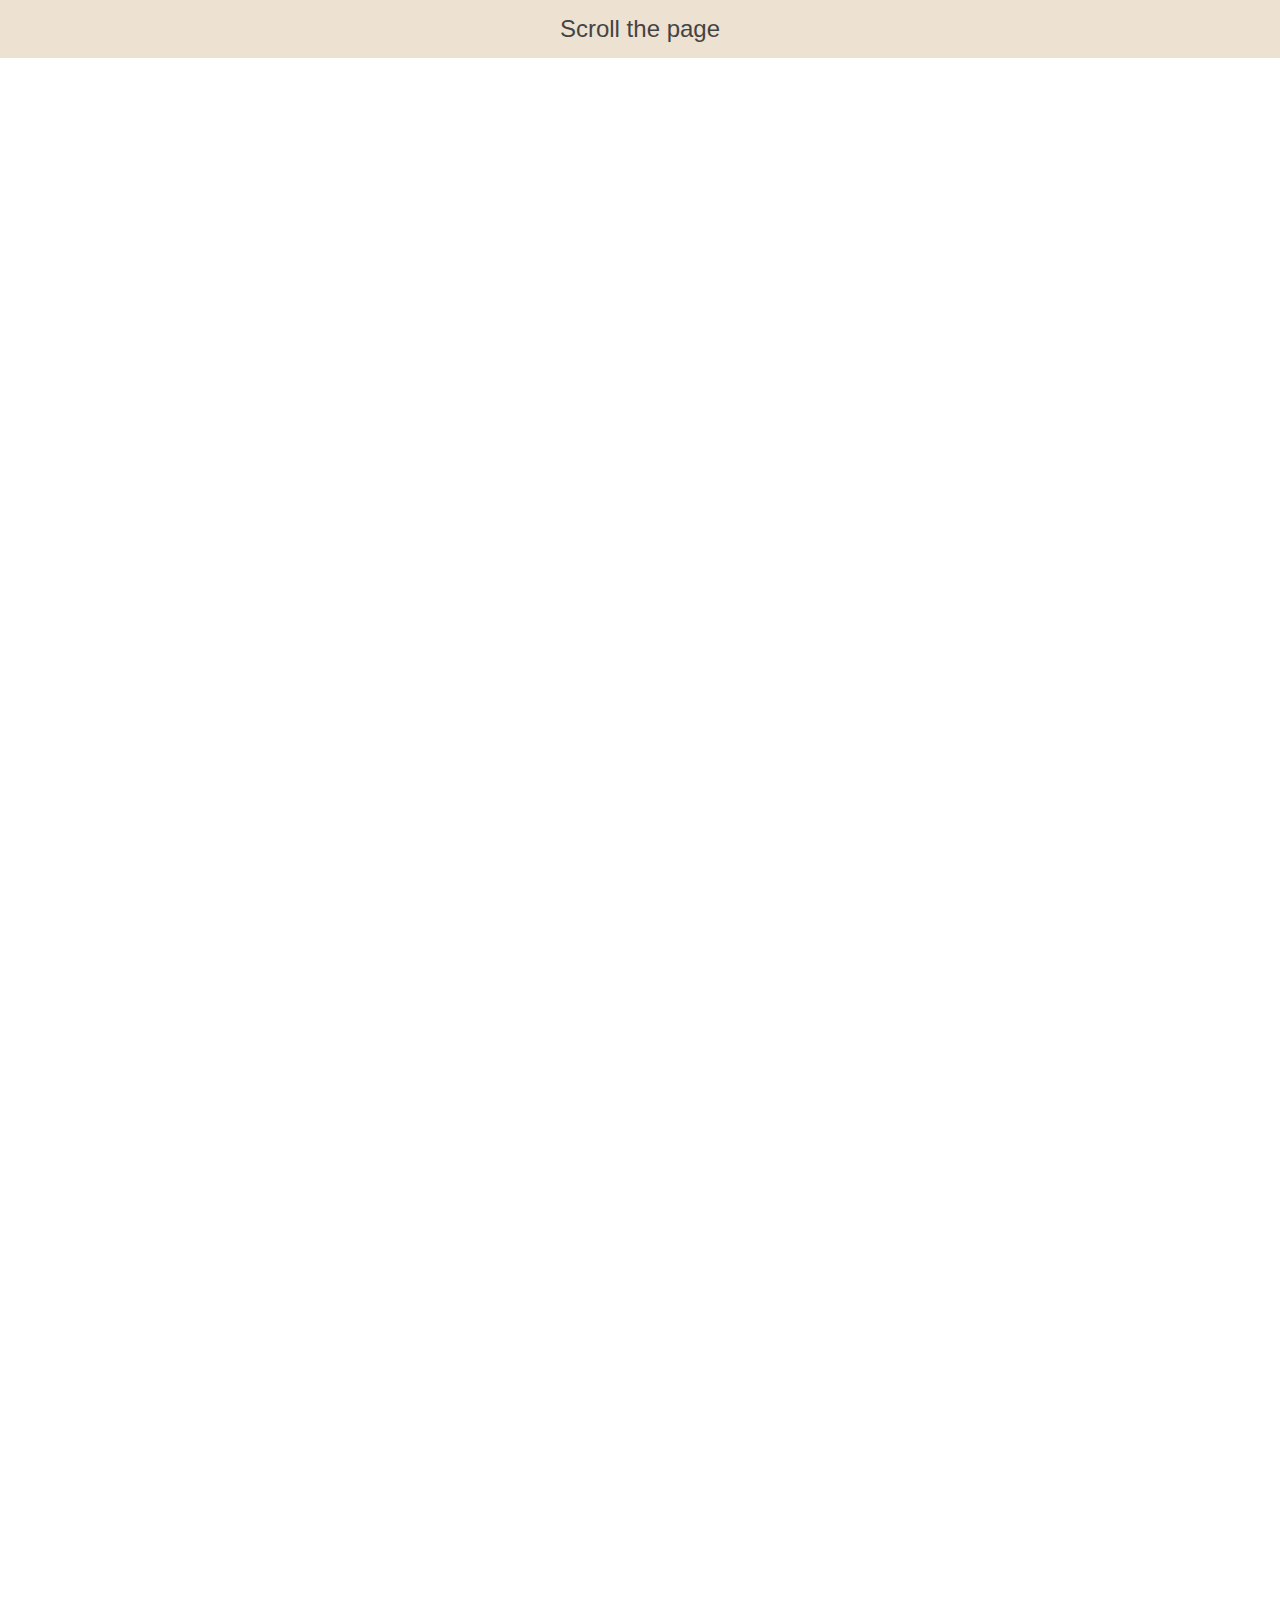
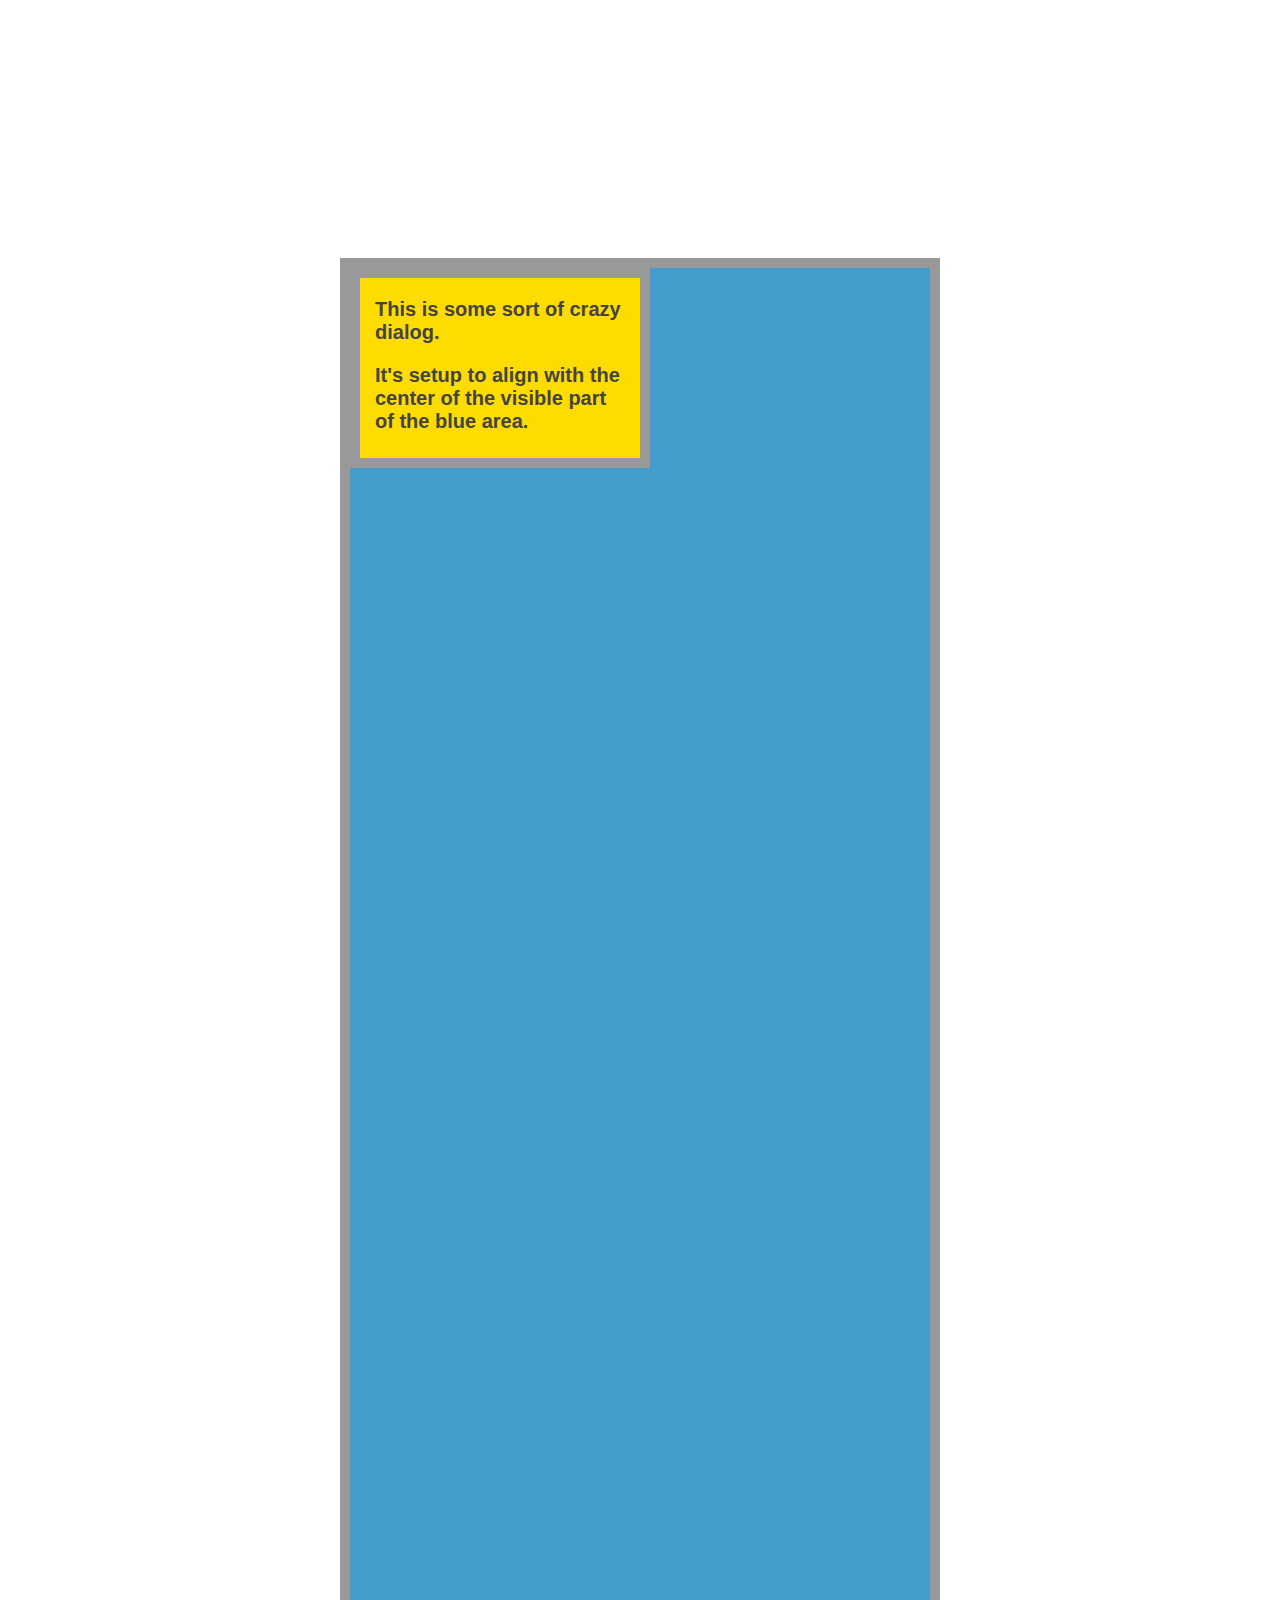
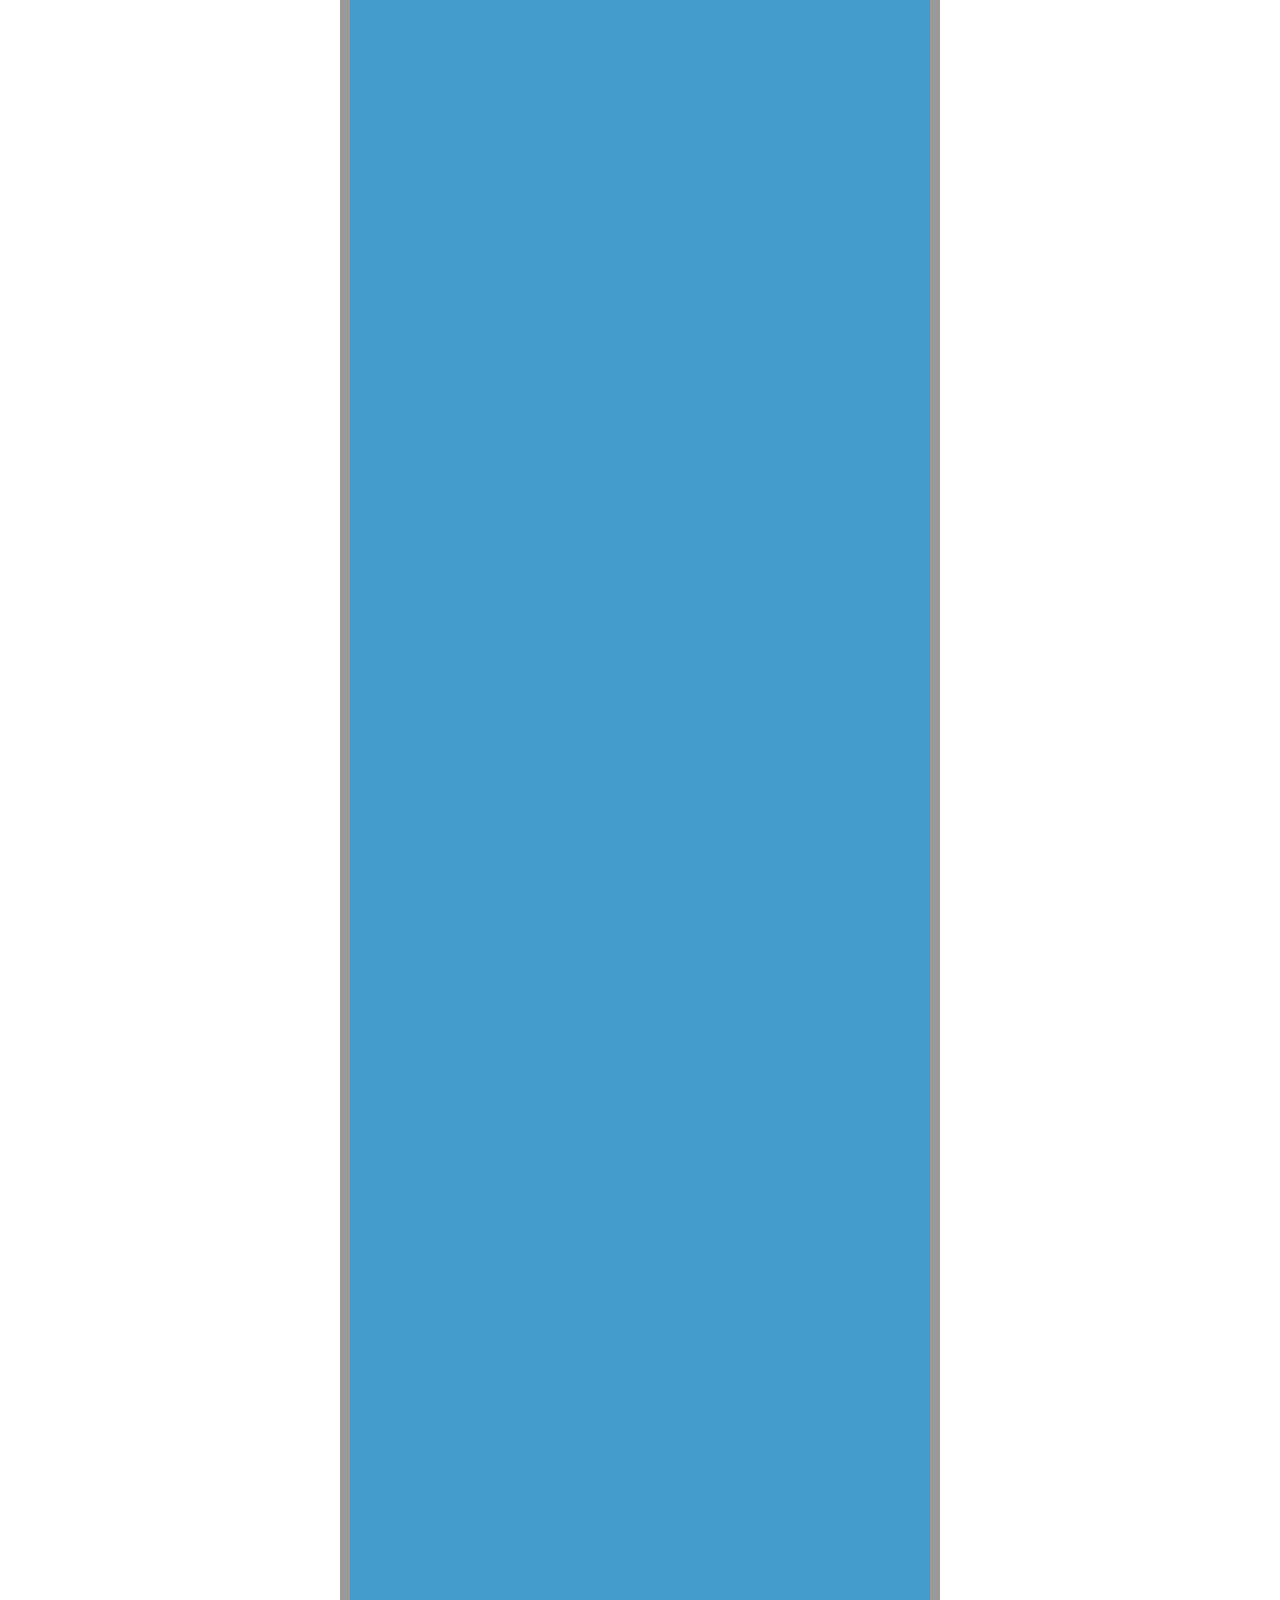
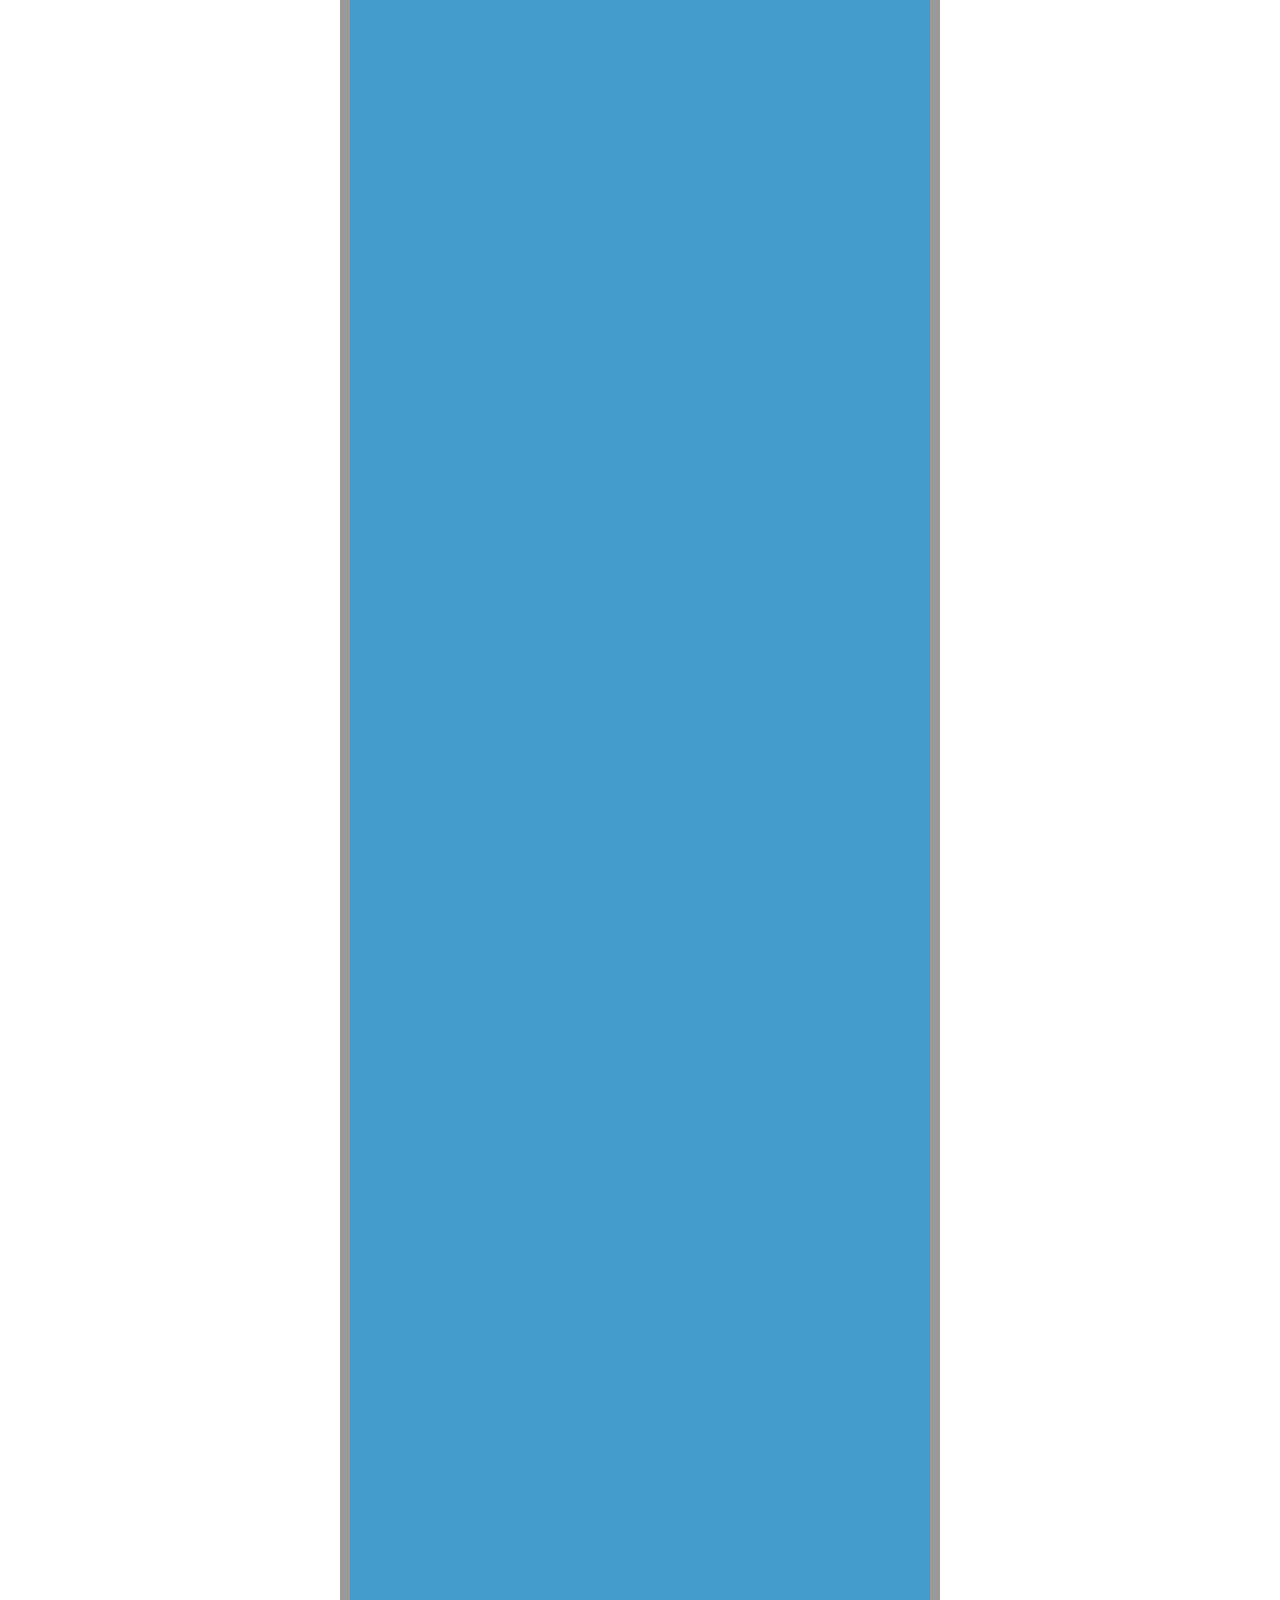
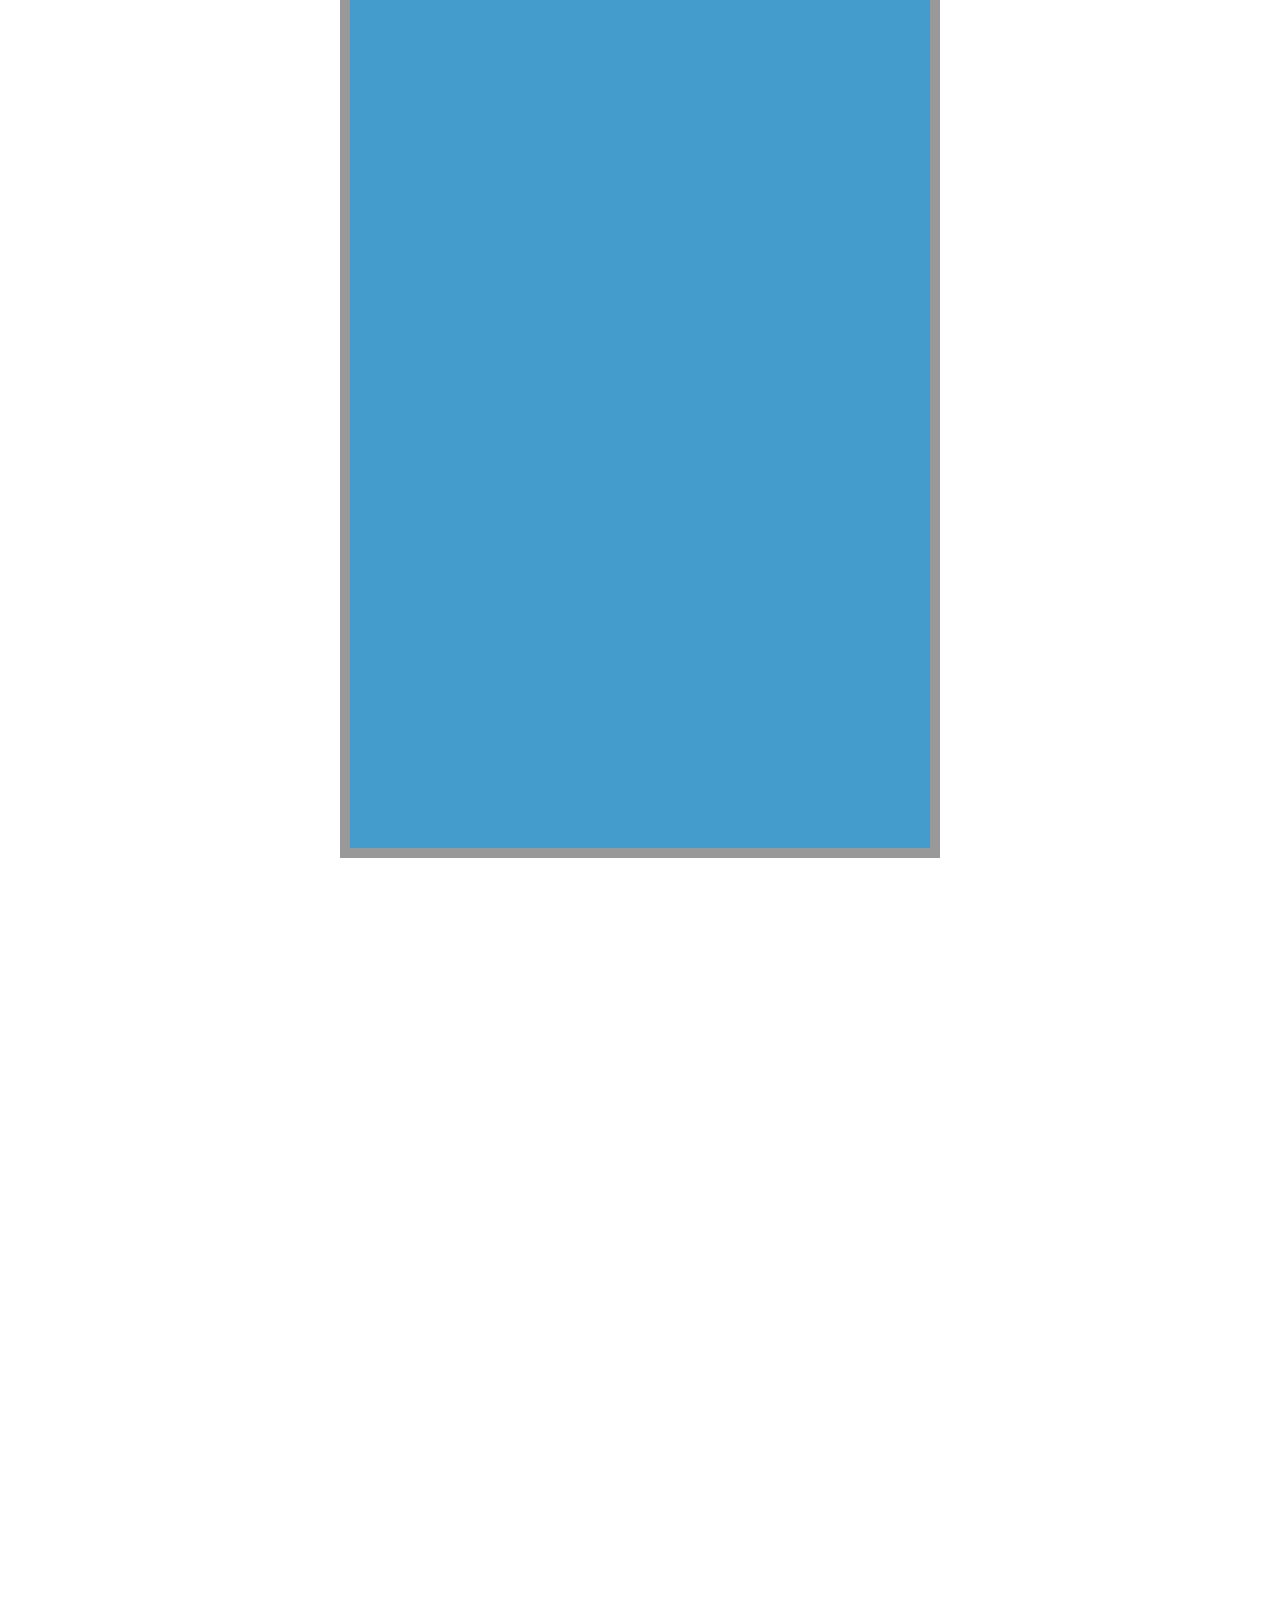
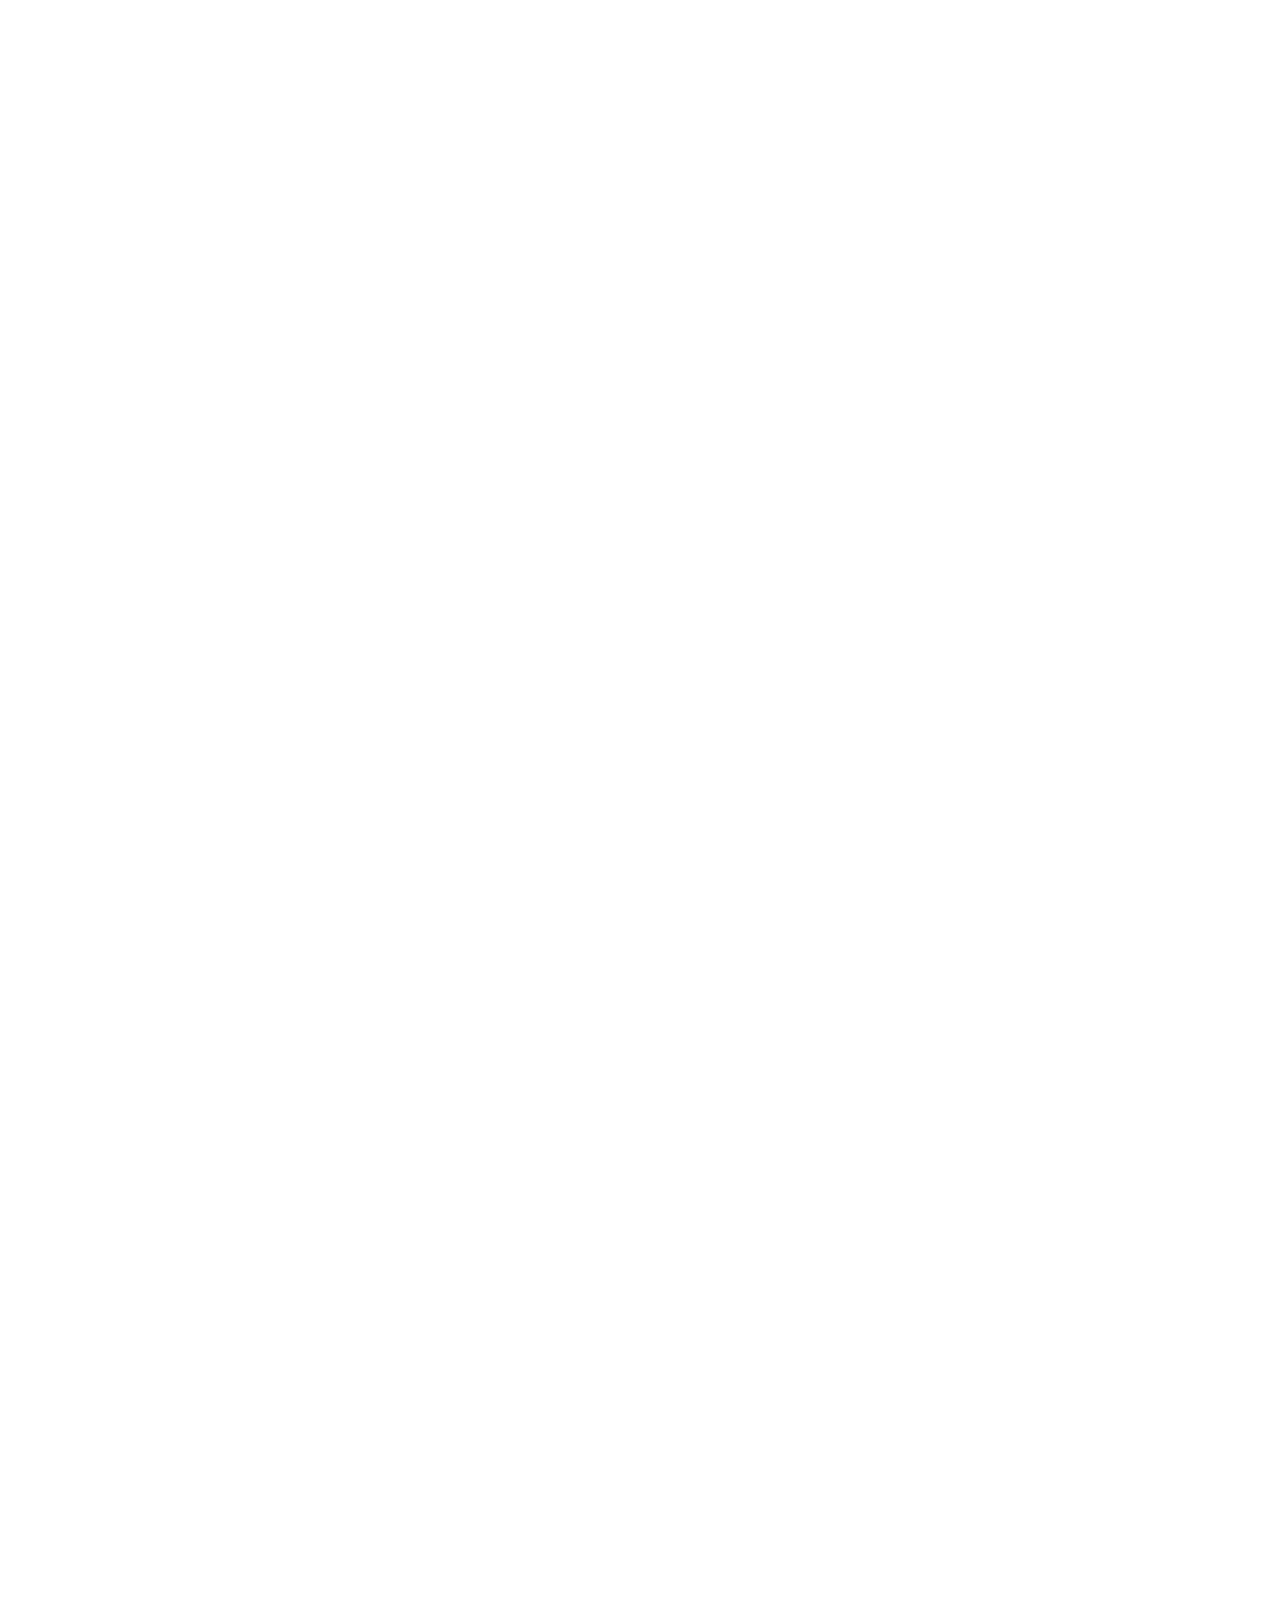
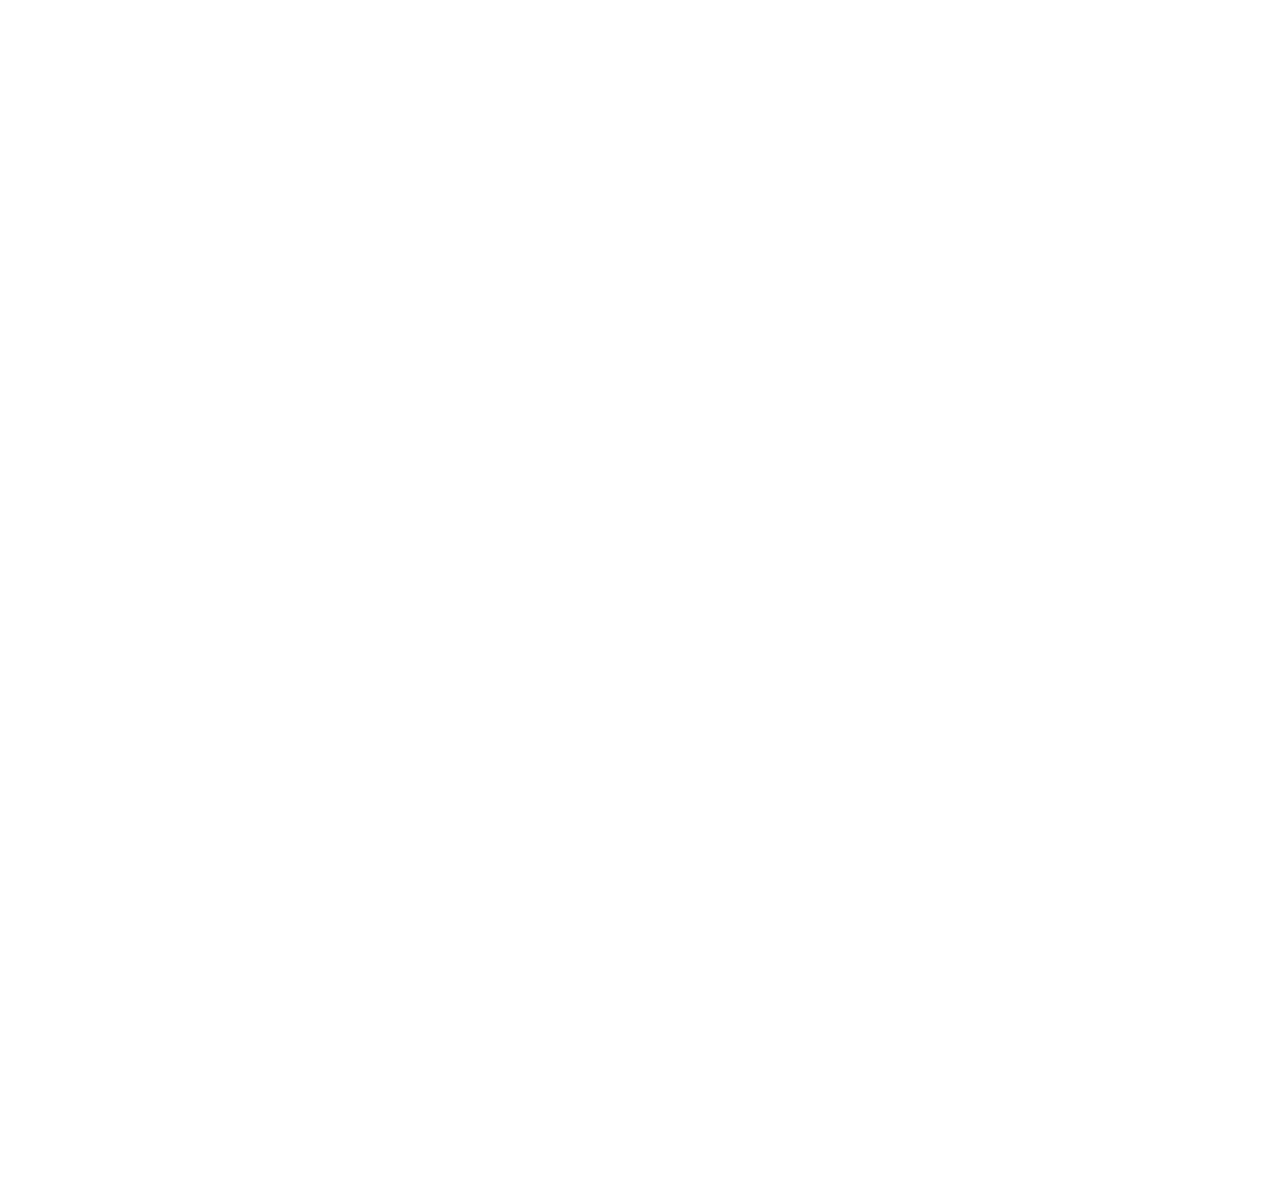
<file: app/static/tether/examples/content-visible/index.html>
<!DOCTYPE html>
<html>
    <head>
        <link rel="stylesheet" href="../resources/css/base.css" />
    </head>
    <body>

    <div class="instructions">Scroll the page</div>

    <style>
      .instructions {
        width: 100%;
        text-align: center;
        font-size: 24px;
        padding: 15px;
        background-color: rgba(210, 180, 140, 0.4);
      }

      * {
        box-sizing: border-box;
      }
      body {
        min-height: 1200vh;
        height: 100%;
      }

      .content-box {
        width: 600px;
        border: 10px solid #999;
        height: 600vh;
        background-color: #439CCC;
        margin: 200vh auto;
      }
      .element {
        border: 10px solid #999;
        background-color: #FFDC00;
        width: 300px;
        height: 200px;
        padding: 0 15px;
        font-size: 20px;
        font-weight: bold;
      }
    </style>

    <div class="content-box">
      <div class="element">
        <p>This is some sort of crazy dialog.</p>

        <p>It's setup to align with the center of the visible part of the blue area.</p>
      </div>
    </div>

    <script src="//github.hubspot.com/tether/dist/js/tether.js"></script>
    <script>
      new Tether({
        element: '.element',
        target: '.content-box',
        attachment: 'middle center',
        targetAttachment: 'middle center',
        targetModifier: 'visible'
      });
    </script>
  </body>
</html>
</file>
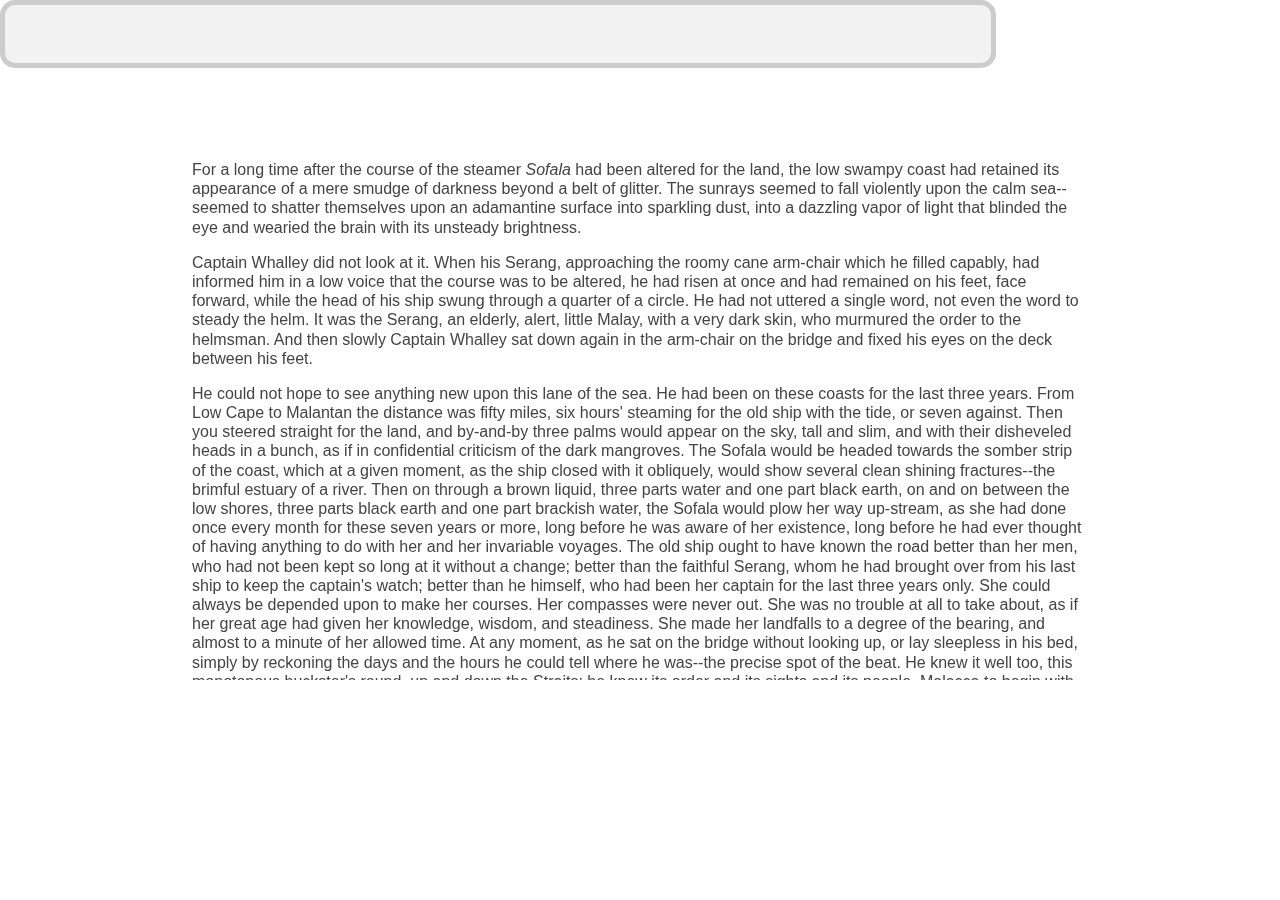
<file: app/static/tether/examples/element-scroll/index.html>
<!DOCTYPE html>
<html>
    <head>
      <link rel="stylesheet" href="../resources/css/base.css" />
    </head>
    <body>

    <div class="scroll">
      <p>For a long time after the course of the steamer <em>Sofala</em> had been
      altered for the land, the low swampy coast had retained its appearance
      of a mere smudge of darkness beyond a belt of glitter. The sunrays
      seemed to fall violently upon the calm sea--seemed to shatter themselves
      upon an adamantine surface into sparkling dust, into a dazzling vapor
      of light that blinded the eye and wearied the brain with its unsteady
      brightness.</p>

      <p>Captain Whalley did not look at it. When his Serang, approaching the
      roomy cane arm-chair which he filled capably, had informed him in a low
      voice that the course was to be altered, he had risen at once and had
      remained on his feet, face forward, while the head of his ship swung
      through a quarter of a circle. He had not uttered a single word, not
      even the word to steady the helm. It was the Serang, an elderly, alert,
      little Malay, with a very dark skin, who murmured the order to the
      helmsman. And then slowly Captain Whalley sat down again in the
      arm-chair on the bridge and fixed his eyes on the deck between his feet.</p>

      <p>He could not hope to see anything new upon this lane of the sea. He had
      been on these coasts for the last three years. From Low Cape to Malantan
      the distance was fifty miles, six hours' steaming for the old ship with
      the tide, or seven against. Then you steered straight for the land, and
      by-and-by three palms would appear on the sky, tall and slim, and with
      their disheveled heads in a bunch, as if in confidential criticism of
      the dark mangroves. The Sofala would be headed towards the somber
      strip of the coast, which at a given moment, as the ship closed with
      it obliquely, would show several clean shining fractures--the brimful
      estuary of a river. Then on through a brown liquid, three parts water
      and one part black earth, on and on between the low shores, three parts
      black earth and one part brackish water, the Sofala would plow her way
      up-stream, as she had done once every month for these seven years or
      more, long before he was aware of her existence, long before he had ever
      thought of having anything to do with her and her invariable voyages.
      The old ship ought to have known the road better than her men, who had
      not been kept so long at it without a change; better than the faithful
      Serang, whom he had brought over from his last ship to keep the
      captain's watch; better than he himself, who had been her captain for
      the last three years only. She could always be depended upon to make her
      courses. Her compasses were never out. She was no trouble at all to
      take about, as if her great age had given her knowledge, wisdom, and
      steadiness. She made her landfalls to a degree of the bearing, and
      almost to a minute of her allowed time. At any moment, as he sat on
      the bridge without looking up, or lay sleepless in his bed, simply by
      reckoning the days and the hours he could tell where he was--the precise
      spot of the beat. He knew it well too, this monotonous huckster's
      round, up and down the Straits; he knew its order and its sights and its
      people. Malacca to begin with, in at daylight and out at dusk, to cross
      over with a rigid phosphorescent wake this highway of the Far East.
      Darkness and gleams on the water, clear stars on a black sky, perhaps
      the lights of a home steamer keeping her unswerving course in the
      middle, or maybe the elusive shadow of a native craft with her mat sails
      flitting by silently--and the low land on the other side in sight
      at daylight. At noon the three palms of the next place of call, up a
      sluggish river. The only white man residing there was a retired young
      sailor, with whom he had become friendly in the course of many voyages.
      Sixty miles farther on there was another place of call, a deep bay with
      only a couple of houses on the beach. And so on, in and out, picking
      up coastwise cargo here and there, and finishing with a hundred miles'
      steady steaming through the maze of an archipelago of small islands up
      to a large native town at the end of the beat. There was a three days'
      rest for the old ship before he started her again in inverse order,
      seeing the same shores from another bearing, hearing the same voices
      in the same places, back again to the Sofala's port of registry on
      the great highway to the East, where he would take up a berth nearly
      opposite the big stone pile of the harbor office till it was time to
      start again on the old round of 1600 miles and thirty days. Not a very
      enterprising life, this, for Captain Whalley, Henry Whalley, otherwise
      Dare-devil Harry--Whalley of the Condor, a famous clipper in her day.
      No. Not a very enterprising life for a man who had served famous firms,
      who had sailed famous ships (more than one or two of them his own); who
      had made famous passages, had been the pioneer of new routes and new
      trades; who had steered across the unsurveyed tracts of the South Seas,
      and had seen the sun rise on uncharted islands. Fifty years at sea, and
      forty out in the East ("a pretty thorough apprenticeship," he used
      to remark smilingly), had made him honorably known to a generation of
      shipowners and merchants in all the ports from Bombay clear over to
      where the East merges into the West upon the coast of the two Americas.
      His fame remained writ, not very large but plain enough, on the
      Admiralty charts. Was there not somewhere between Australia and China a
      Whalley Island and a Condor Reef? On that dangerous coral formation the
      celebrated clipper had hung stranded for three days, her captain and
      crew throwing her cargo overboard with one hand and with the other, as
      it were, keeping off her a flotilla of savage war-canoes. At that time
      neither the island nor the reef had any official existence. Later the
      officers of her Majesty's steam vessel Fusilier, dispatched to make a
      survey of the route, recognized in the adoption of these two names the
      enterprise of the man and the solidity of the ship. Besides, as anyone
      who cares may see, the "General Directory," vol. ii. p. 410, begins the
      description of the "Malotu or Whalley Passage" with the words: "This
      advantageous route, first discovered in 1850 by Captain Whalley in the
      ship Condor," &amp;c., and ends by recommending it warmly to sailing vessels
      leaving the China ports for the south in the months from December to
      April inclusive.</p>

      <p>This was the clearest gain he had out of life. Nothing could rob him
      of this kind of fame. The piercing of the Isthmus of Suez, like the
      breaking of a dam, had let in upon the East a flood of new ships, new
      men, new methods of trade. It had changed the face of the Eastern seas
      and the very spirit of their life; so that his early experiences meant
      nothing whatever to the new generation of seamen.</p>

      <p>In those bygone days he had handled many thousands of pounds of his
      employers' money and of his own; he had attended faithfully, as by law
      a shipmaster is expected to do, to the conflicting interests of owners,
      charterers, and underwriters. He had never lost a ship or consented to
      a shady transaction; and he had lasted well, outlasting in the end the
      conditions that had gone to the making of his name. He had buried his
      wife (in the Gulf of Petchili), had married off his daughter to the man
      of her unlucky choice, and had lost more than an ample competence in the
      crash of the notorious Travancore and Deccan Banking Corporation, whose
      downfall had shaken the East like an earthquake. And he was sixty-five
      years old.</p>

      <p>His age sat lightly enough on him; and of his ruin he was not ashamed.
      He had not been alone to believe in the stability of the Banking
      Corporation. Men whose judgment in matters of finance was as expert as
      his seamanship had commended the prudence of his investments, and had
      themselves lost much money in the great failure. The only difference
      between him and them was that he had lost his all. And yet not his all.
      There had remained to him from his lost fortune a very pretty little
      bark, Fair Maid, which he had bought to occupy his leisure of a retired
      sailor--"to play with," as he expressed it himself.</p>

      <p>He had formally declared himself tired of the sea the year preceding his
      daughter's marriage. But after the young couple had gone to settle in
      Melbourne he found out that he could not make himself happy on shore. He
      was too much of a merchant sea-captain for mere yachting to satisfy him.
      He wanted the illusion of affairs; and his acquisition of the Fair
      Maid preserved the continuity of his life. He introduced her to his
      acquaintances in various ports as "my last command." When he grew too
      old to be trusted with a ship, he would lay her up and go ashore to be
      buried, leaving directions in his will to have the bark towed out and
      scuttled decently in deep water on the day of the funeral. His daughter
      would not grudge him the satisfaction of knowing that no stranger would
      handle his last command after him. With the fortune he was able to leave
      her, the value of a 500-ton bark was neither here nor there. All this
      would be said with a jocular twinkle in his eye: the vigorous old man
      had too much vitality for the sentimentalism of regret; and a little
      wistfully withal, because he was at home in life, taking a genuine
      pleasure in its feelings and its possessions; in the dignity of his
      reputation and his wealth, in his love for his daughter, and in his
      satisfaction with the ship--the plaything of his lonely leisure.</p>

      <p>He had the cabin arranged in accordance with his simple ideal of comfort
      at sea. A big bookcase (he was a great reader) occupied one side of his
      stateroom; the portrait of his late wife, a flat bituminous oil-painting
      representing the profile and one long black ringlet of a young woman,
      faced his bed-place. Three chronometers ticked him to sleep and greeted
      him on waking with the tiny competition of their beats. He rose at five
      every day. The officer of the morning watch, drinking his early cup
      of coffee aft by the wheel, would hear through the wide orifice of the
      copper ventilators all the splashings, blowings, and splutterings of
      his captain's toilet. These noises would be followed by a sustained
      deep murmur of the Lord's Prayer recited in a loud earnest voice. Five
      minutes afterwards the head and shoulders of Captain Whalley emerged
      out of the companion-hatchway. Invariably he paused for a while on the
      stairs, looking all round at the horizon; upwards at the trim of the
      sails; inhaling deep draughts of the fresh air. Only then he would step
      out on the poop, acknowledging the hand raised to the peak of the cap
      with a majestic and benign "Good morning to you." He walked the deck
      till eight scrupulously. Sometimes, not above twice a year, he had to
      use a thick cudgel-like stick on account of a stiffness in the hip--a
      slight touch of rheumatism, he supposed. Otherwise he knew nothing of
      the ills of the flesh. At the ringing of the breakfast bell he went
      below to feed his canaries, wind up the chronometers, and take the
      head of the table. From there he had before his eyes the big carbon
      photographs of his daughter, her husband, and two fat-legged babies
      --his grandchildren--set in black frames into the maplewood bulkheads
      of the cuddy. After breakfast he dusted the glass over these portraits
      himself with a cloth, and brushed the oil painting of his wife with a
      plumate kept suspended from a small brass hook by the side of the heavy
      gold frame. Then with the door of his stateroom shut, he would sit down
      on the couch under the portrait to read a chapter out of a thick pocket
      Bible--her Bible. But on some days he only sat there for half an hour
      with his finger between the leaves and the closed book resting on his
      knees. Perhaps he had remembered suddenly how fond of boat-sailing she
      used to be.</p>

      <p>She had been a real shipmate and a true woman too. It was like an
      article of faith with him that there never had been, and never could be,
      a brighter, cheerier home anywhere afloat or ashore than his home under
      the poop-deck of the Condor, with the big main cabin all white and gold,
      garlanded as if for a perpetual festival with an unfading wreath. She
      had decorated the center of every panel with a cluster of home flowers.
      It took her a twelvemonth to go round the cuddy with this labor of love.
      To him it had remained a marvel of painting, the highest achievement of
      taste and skill; and as to old Swinburne, his mate, every time he
      came down to his meals he stood transfixed with admiration before the
      progress of the work. You could almost smell these roses, he declared,
      sniffing the faint flavor of turpentine which at that time pervaded the
      saloon, and (as he confessed afterwards) made him somewhat less hearty
      than usual in tackling his food. But there was nothing of the sort to
      interfere with his enjoyment of her singing. "Mrs. Whalley is a regular
      out-and-out nightingale, sir," he would pronounce with a judicial air
      after listening profoundly over the skylight to the very end of the
      piece. In fine weather, in the second dog-watch, the two men could hear
      her trills and roulades going on to the accompaniment of the piano in
      the cabin. On the very day they got engaged he had written to London
      for the instrument; but they had been married for over a year before it
      reached them, coming out round the Cape. The big case made part of the
      first direct general cargo landed in Hong-kong harbor--an event that to
      the men who walked the busy quays of to-day seemed as hazily remote as
      the dark ages of history. But Captain Whalley could in a half hour of
      solitude live again all his life, with its romance, its idyl, and its
      sorrow. He had to close her eyes himself. She went away from under the
      ensign like a sailor's wife, a sailor herself at heart. He had read
      the service over her, out of her own prayer-book, without a break in his
      voice. When he raised his eyes he could see old Swinburne facing him
      with his cap pressed to his breast, and his rugged, weather-beaten,
      impassive face streaming with drops of water like a lump of chipped red
      granite in a shower. It was all very well for that old sea-dog to cry.
      He had to read on to the end; but after the splash he did not remember
      much of what happened for the next few days. An elderly sailor of the
      crew, deft at needlework, put together a mourning frock for the child
      out of one of her black skirts.</p>

      <p>He was not likely to forget; but you cannot dam up life like a sluggish
      stream. It will break out and flow over a man's troubles, it will close
      upon a sorrow like the sea upon a dead body, no matter how much love has
      gone to the bottom. And the world is not bad. People had been very
      kind to him; especially Mrs. Gardner, the wife of the senior partner
      in Gardner, Patteson, &amp; Co., the owners of the Condor. It was she who
      volunteered to look after the little one, and in due course took her to
      England (something of a journey in those days, even by the overland
      mail route) with her own girls to finish her education. It was ten years
      before he saw her again.</p>

      <p>As a little child she had never been frightened of bad weather; she
      would beg to be taken up on deck in the bosom of his oilskin coat to
      watch the big seas hurling themselves upon the Condor. The swirl and
      crash of the waves seemed to fill her small soul with a breathless
      delight. "A good boy spoiled," he used to say of her in joke. He had
      named her Ivy because of the sound of the word, and obscurely fascinated
      by a vague association of ideas. She had twined herself tightly round
      his heart, and he intended her to cling close to her father as to a
      tower of strength; forgetting, while she was little, that in the nature
      of things she would probably elect to cling to someone else. But
      he loved life well enough for even that event to give him a certain
      satisfaction, apart from his more intimate feeling of loss.</p>

      <p>After he had purchased the Fair Maid to occupy his loneliness, he
      hastened to accept a rather unprofitable freight to Australia simply for
      the opportunity of seeing his daughter in her own home. What made him
      dissatisfied there was not to see that she clung now to somebody else,
      but that the prop she had selected seemed on closer examination "a
      rather poor stick"--even in the matter of health. He disliked his
      son-in-law's studied civility perhaps more than his method of
      handling the sum of money he had given Ivy at her marriage. But of his
      apprehensions he said nothing. Only on the day of his departure, with
      the hall-door open already, holding her hands and looking steadily into
      her eyes, he had said, "You know, my dear, all I have is for you and the
      chicks. Mind you write to me openly." She had answered him by an almost
      imperceptible movement of her head. She resembled her mother in
      the color of her eyes, and in character--and also in this, that she
      understood him without many words.</p>

      <p>Sure enough she had to write; and some of these letters made Captain
      Whalley lift his white eye-brows. For the rest he considered he was
      reaping the true reward of his life by being thus able to produce on
      demand whatever was needed. He had not enjoyed himself so much in a
      way since his wife had died. Characteristically enough his son-in-law's
      punctuality in failure caused him at a distance to feel a sort of
      kindness towards the man. The fellow was so perpetually being jammed on
      a lee shore that to charge it all to his reckless navigation would be
      manifestly unfair. No, no! He knew well what that meant. It was bad
      luck. His own had been simply marvelous, but he had seen in his life too
      many good men--seamen and others--go under with the sheer weight of bad
      luck not to recognize the fatal signs. For all that, he was cogitating
      on the best way of tying up very strictly every penny he had to leave,
      when, with a preliminary rumble of rumors (whose first sound reached
      him in Shanghai as it happened), the shock of the big failure came;
      and, after passing through the phases of stupor, of incredulity, of
      indignation, he had to accept the fact that he had nothing to speak of
      to leave.</p>

      <p>Upon that, as if he had only waited for this catastrophe, the unlucky
      man, away there in Melbourne, gave up his unprofitable game, and sat
      down--in an invalid's bath-chair at that too. "He will never walk
      again," wrote the wife. For the first time in his life Captain Whalley
      was a bit staggered.</p>

      <p>The Fair Maid had to go to work in bitter earnest now. It was no longer
      a matter of preserving alive the memory of Dare-devil Harry Whalley in
      the Eastern Seas, or of keeping an old man in pocket-money and clothes,
      with, perhaps, a bill for a few hundred first-class cigars thrown in at
      the end of the year. He would have to buckle-to, and keep her going hard
      on a scant allowance of gilt for the ginger-bread scrolls at her stem
      and stern.</p>

      <p>This necessity opened his eyes to the fundamental changes of the world.
      Of his past only the familiar names remained, here and there, but
      the things and the men, as he had known them, were gone. The name of
      Gardner, Patteson, &amp; Co. was still displayed on the walls of warehouses
      by the waterside, on the brass plates and window-panes in the business
      quarters of more than one Eastern port, but there was no longer a
      Gardner or a Patteson in the firm. There was no longer for Captain
      Whalley an arm-chair and a welcome in the private office, with a bit of
      business ready to be put in the way of an old friend, for the sake of
      bygone services. The husbands of the Gardner girls sat behind the desks
      in that room where, long after he had left the employ, he had kept his
      right of entrance in the old man's time. Their ships now had yellow
      funnels with black tops, and a time-table of appointed routes like a
      confounded service of tramways. The winds of December and June were all
      one to them; their captains (excellent young men he doubted not) were,
      to be sure, familiar with Whalley Island, because of late years the
      Government had established a white fixed light on the north end (with
      a red danger sector over the Condor Reef), but most of them would have
      been extremely surprised to hear that a flesh-and-blood Whalley still
      existed--an old man going about the world trying to pick up a cargo here
      and there for his little bark.</p>

      <p>And everywhere it was the same. Departed the men who would have nodded
      appreciatively at the mention of his name, and would have thought
      themselves bound in honor to do something for Dare-devil Harry Whalley.
      Departed the opportunities which he would have known how to seize; and
      gone with them the white-winged flock of clippers that lived in the
      boisterous uncertain life of the winds, skimming big fortunes out of
      the foam of the sea. In a world that pared down the profits to an
      irreducible minimum, in a world that was able to count its disengaged
      tonnage twice over every day, and in which lean charters were snapped up
      by cable three months in advance, there were no chances of fortune for
      an individual wandering haphazard with a little bark--hardly indeed any
      room to exist.</p>

      <p>He found it more difficult from year to year. He suffered greatly from
      the smallness of remittances he was able to send his daughter. Meantime
      he had given up good cigars, and even in the matter of inferior cheroots
      limited himself to six a day. He never told her of his difficulties, and
      she never enlarged upon her struggle to live. Their confidence in each
      other needed no explanations, and their perfect understanding endured
      without protestations of gratitude or regret. He would have been shocked
      if she had taken it into her head to thank him in so many words, but
      he found it perfectly natural that she should tell him she needed two
      hundred pounds.</p>

      <p>He had come in with the Fair Maid in ballast to look for a freight in
      the Sofala's port of registry, and her letter met him there. Its tenor
      was that it was no use mincing matters. Her only resource was in opening
      a boarding-house, for which the prospects, she judged, were good. Good
      enough, at any rate, to make her tell him frankly that with two hundred
      pounds she could make a start. He had torn the envelope open, hastily,
      on deck, where it was handed to him by the ship-chandler's runner, who
      had brought his mail at the moment of anchoring. For the second time
      in his life he was appalled, and remained stock-still at the cabin door
      with the paper trembling between his fingers. Open a boarding-house! Two
      hundred pounds for a start! The only resource! And he did not know where
      to lay his hands on two hundred pence.</p>

      <p>All that night Captain Whalley walked the poop of his anchored ship, as
      though he had been about to close with the land in thick weather, and
      uncertain of his position after a run of many gray days without a sight
      of sun, moon, or stars. The black night twinkled with the guiding lights
      of seamen and the steady straight lines of lights on shore; and all
      around the Fair Maid the riding lights of ships cast trembling trails
      upon the water of the roadstead. Captain Whalley saw not a gleam
      anywhere till the dawn broke and he found out that his clothing was
      soaked through with the heavy dew.</p>

      <p>His ship was awake. He stopped short, stroked his wet beard, and
      descended the poop ladder backwards, with tired feet. At the sight
      of him the chief officer, lounging about sleepily on the quarterdeck,
      remained open-mouthed in the middle of a great early-morning yawn.</p>

      <p>"Good morning to you," pronounced Captain Whalley solemnly, passing into
      the cabin. But he checked himself in the doorway, and without looking
      back, "By the bye," he said, "there should be an empty wooden case put
      away in the lazarette. It has not been broken up--has it?"</p>

      <p>The mate shut his mouth, and then asked as if dazed, "What empty case,
      sir?"</p>

      <p>"A big flat packing-case belonging to that painting in my room. Let it
      be taken up on deck and tell the carpenter to look it over. I may want
      to use it before long."</p>

      <p>The chief officer did not stir a limb till he had heard the door of the
      captain's state-room slam within the cuddy. Then he beckoned aft the
      second mate with his forefinger to tell him that there was something "in
      the wind."</p>

      <p>When the bell rang Captain Whalley's authoritative voice boomed out
      through a closed door, "Sit down and don't wait for me." And his
      impressed officers took their places, exchanging looks and whispers
      across the table. What! No breakfast? And after apparently knocking
      about all night on deck, too! Clearly, there was something in the wind.
      In the skylight above their heads, bowed earnestly over the plates,
      three wire cages rocked and rattled to the restless jumping of the
      hungry canaries; and they could detect the sounds of their "old
      man's" deliberate movements within his state-room. Captain Whalley was
      methodically winding up the chronometers, dusting the portrait of
      his late wife, getting a clean white shirt out of the drawers, making
      himself ready in his punctilious unhurried manner to go ashore. He could
      not have swallowed a single mouthful of food that morning. He had made
      up his mind to sell the Fair Maid.</p>
    </div>

    <div class="pointer"></div>

    <style>
      body {
        cursor: pointer;
      }
      .scroll {
        height: 80vh;
        width: 80vw;
        max-height: 600px;
        position: fixed;
        top: 5em;
        left: 10vw;

        overflow-y: scroll;
        padding: 4em;
        box-sizing: border-box;
        line-height: 1.2;
      }
      .scroll::-webkit-scrollbar, .scroll::-webkit-scrollbar-track, .scroll::-webkit-scrollbar-thumb {
        display: none;
      }

      .pointer {
        height: 3.6em;
        width: 77vw;
        border: 5px solid #CCC;
        border-radius: 15px;
        background-color: rgba(0, 0, 0, 0.05);
        pointer-events: none;
      }
      .highlight {
        background-color: rgba(255, 255, 0, 0.3);
      }
      .hover {
        background-color: rgba(0, 255, 255, 0.2);
      }
    </style>

    <script src="//github.hubspot.com/tether/dist/js/tether.js"></script>
    <script>
      var pointer = document.querySelector('.pointer');
      var scroll = document.querySelector('.scroll');

      // This creates the pointer tether and links it up
      // with the scroll handle
      new Tether({
        element: pointer,
        target: scroll,
        attachment: 'middle right',
        targetAttachment: 'middle left',
        targetModifier: 'scroll-handle'
      });

      // Everything after this is for the highlighting effect
      var paras = document.querySelectorAll('p');
      for(var i=paras.length; i--;){
        var sents = paras[i].innerHTML.split('.');
        for (var j=sents.length; j--;){
          if (sents[j].trim().length)
            sents[j] = '<span>' + sents[j] + '.</span>';
        }
        paras[i].innerHTML = sents.join('');
      }

      var spans = document.querySelectorAll('p span');

      function highlight(){
        if (!spans) return;

        var bar = pointer.getBoundingClientRect();

        for (var i=spans.length; i--;){
          var coord = spans[i].getBoundingClientRect();

          if (bar.top < coord.top && bar.bottom > coord.top){
            spans[i].classList.add('hover');
          } else if (spans[i].classList.contains('hover')) {
            spans[i].classList.remove('hover');
          }
        }

        requestAnimationFrame(highlight);
      }

      highlight();

      document.body.addEventListener('click', function(){
        var els = document.querySelectorAll('.hover');
        for (var i=els.length; i--;)
          els[i].classList.toggle('highlight');
      });
    </script>
  </body>
</html>
</file>
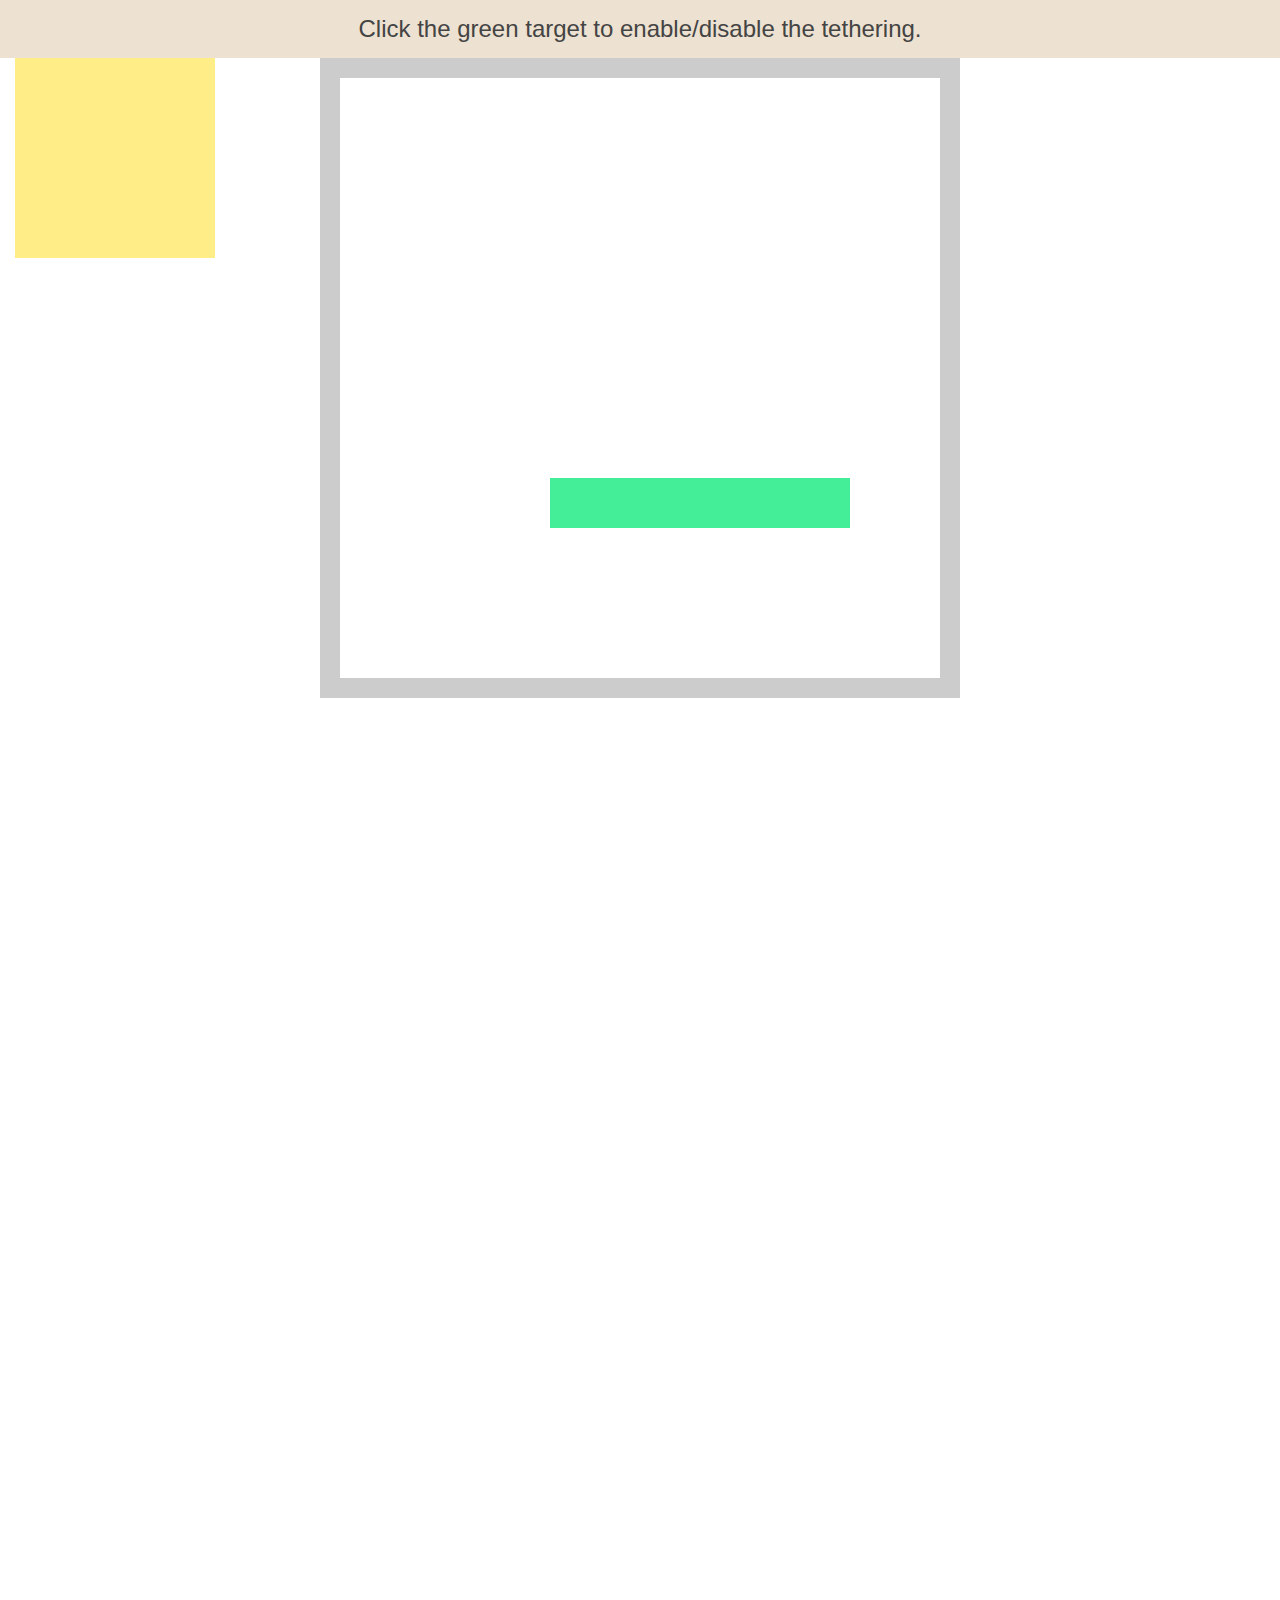
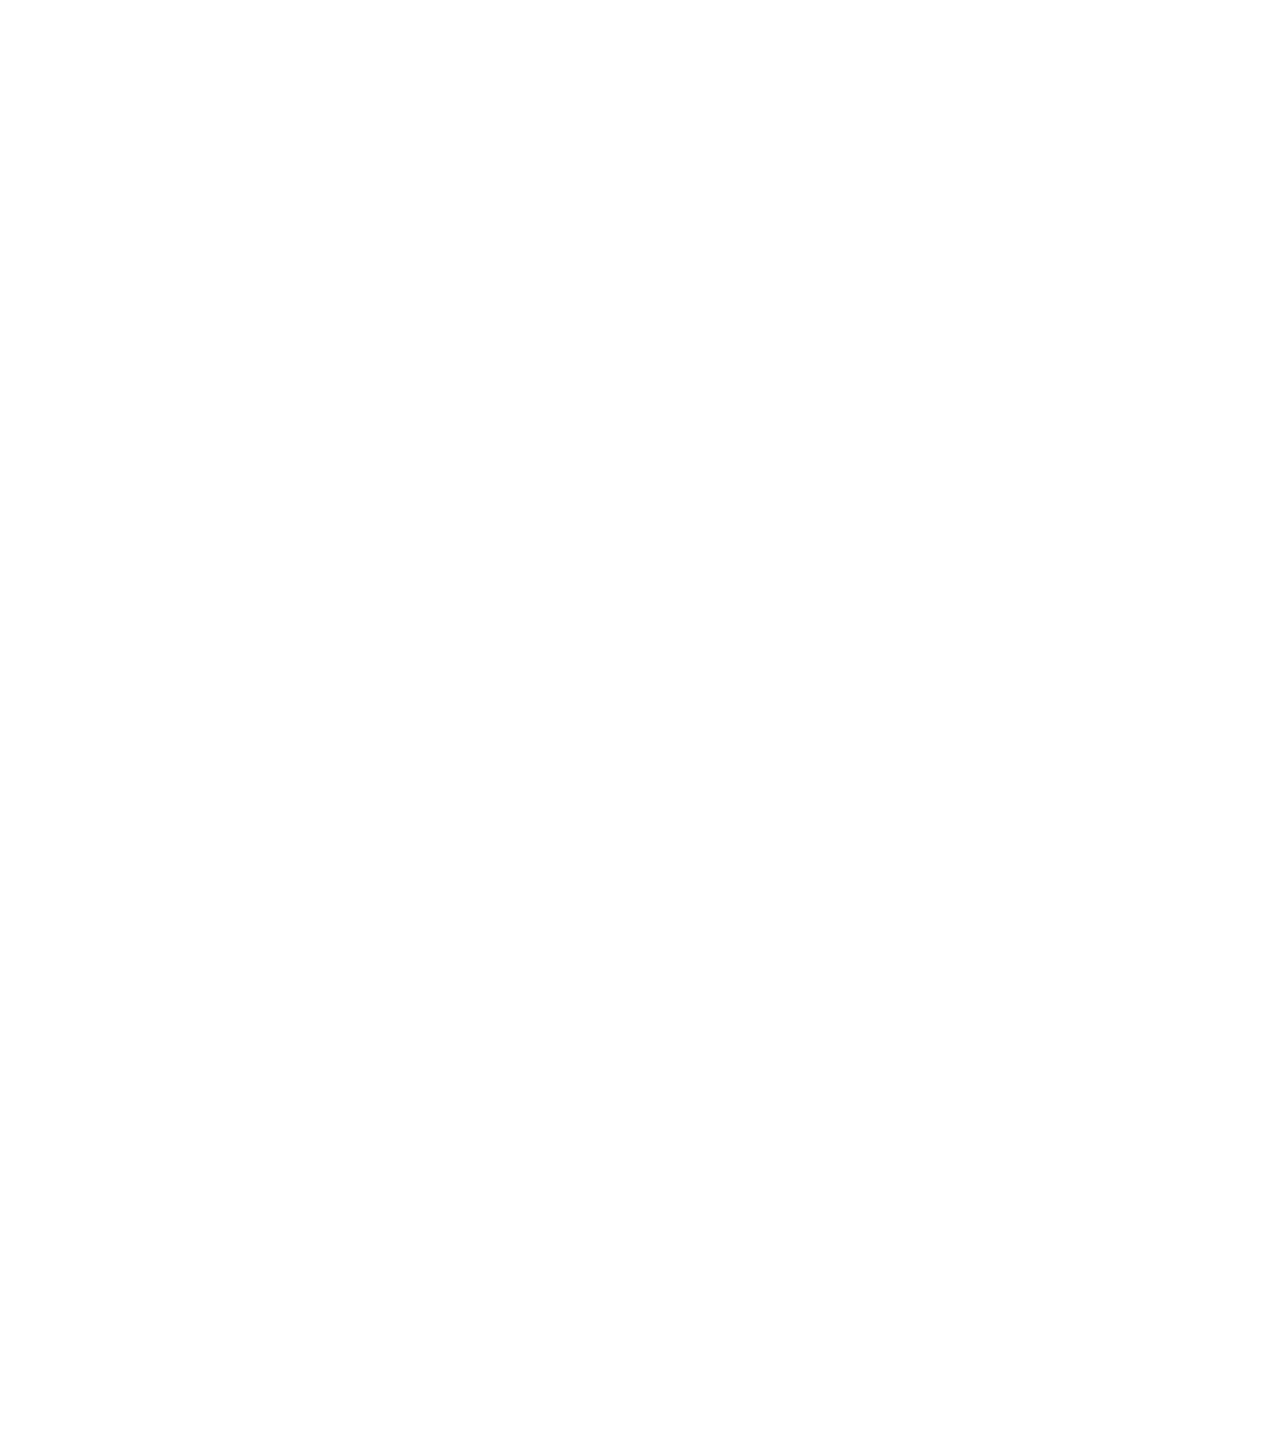
<file: app/static/tether/examples/enable-disable/index.html>
<!DOCTYPE html>
<html>
    <head>
        <meta charset="utf-8">
        <meta http-equiv="X-UA-Compatible" content="chrome=1">
        <meta name="viewport" content="width=device-width, initial-scale=1, user-scalable=no">
        <link rel="stylesheet" href="../resources/css/base.css" />
        <link rel="stylesheet" href="../common/css/style.css" />
    </head>
    <body>
        <div class="instructions">Click the green target to enable/disable the tethering.</div>

        <div class="element"></div>
        <div class="container">
            <div class="pad"></div>
            <div class="target"></div>
            <div class="pad"></div>
        </div>

        <script src="//github.hubspot.com/tether/dist/js/tether.js"></script>
        <script>
            var tether = new Tether({
                element: '.element',
                target: '.target',
                attachment: 'top left',
                targetAttachment: 'top right'
            });

            document.querySelector('.target').addEventListener('click', function(){
                if (tether.enabled)
                    tether.disable();
                else
                    tether.enable();
            });
        </script>
    </body>
</html>
</file>
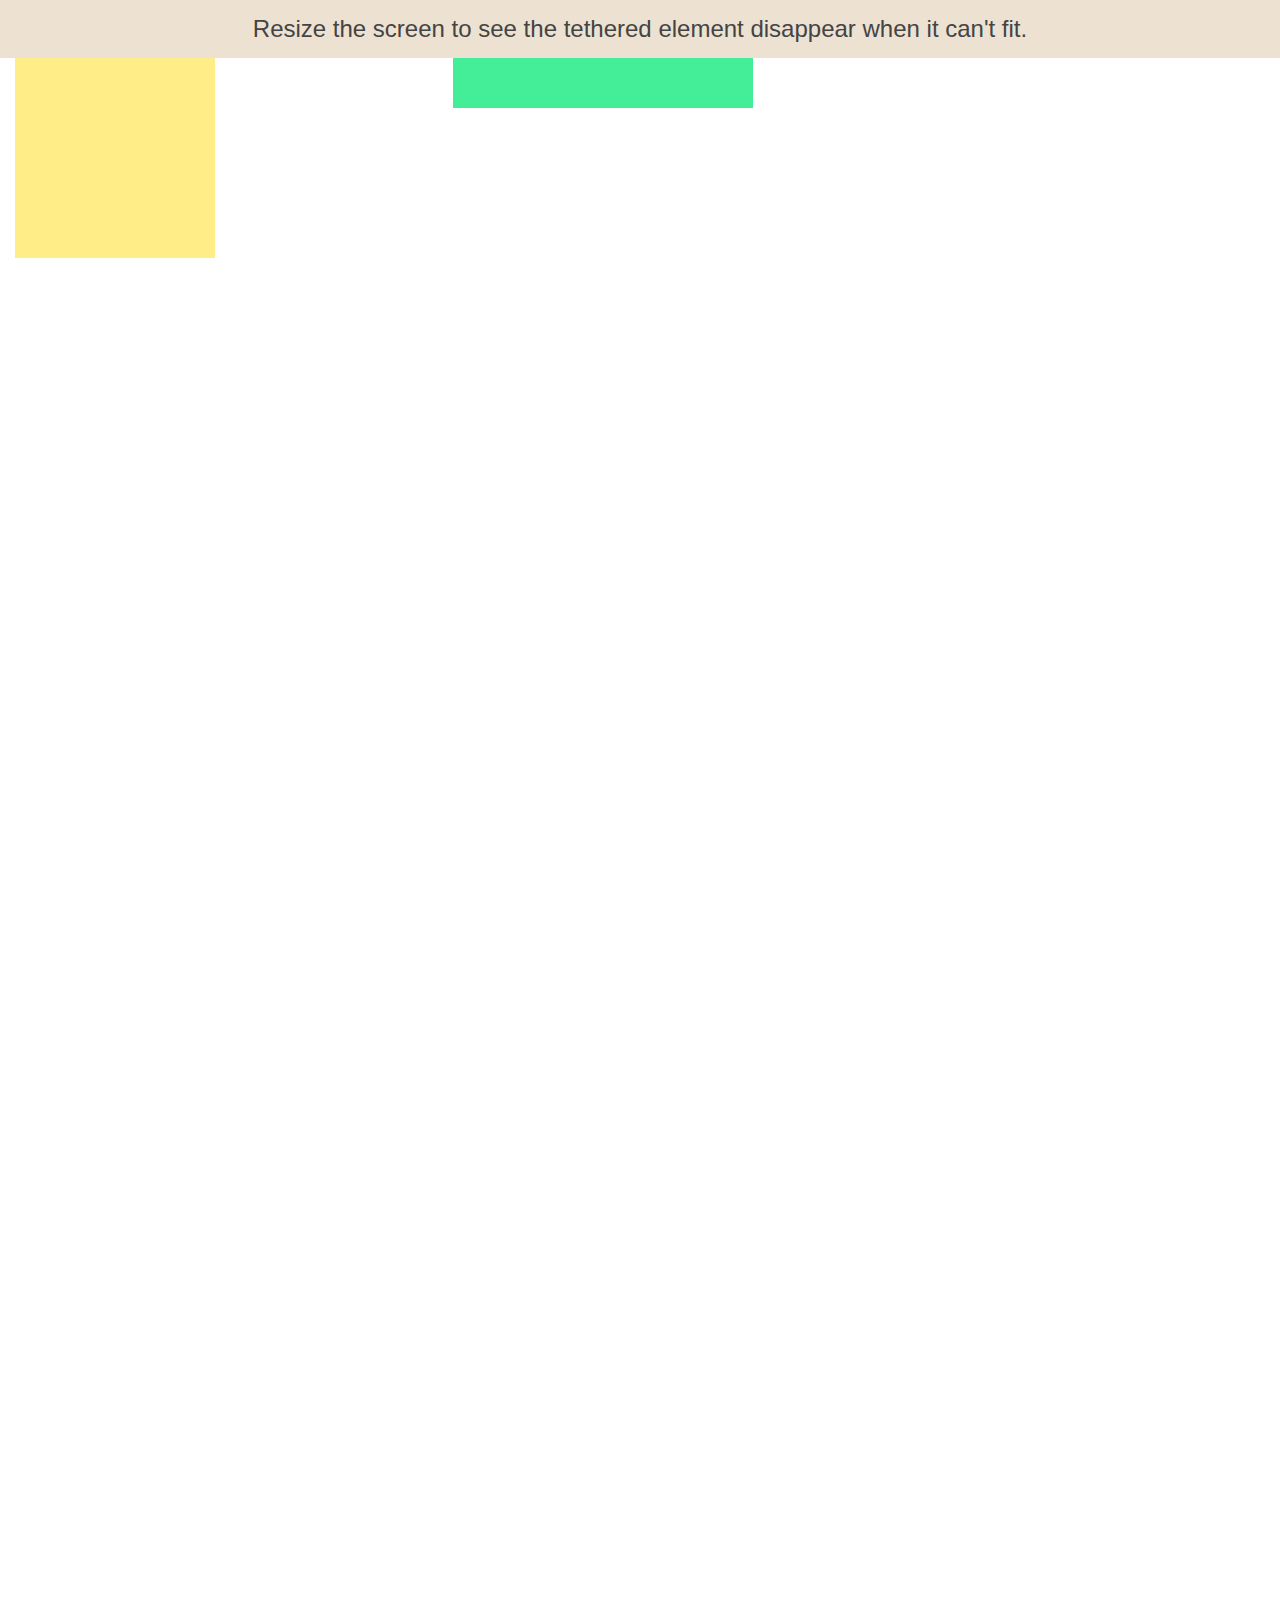
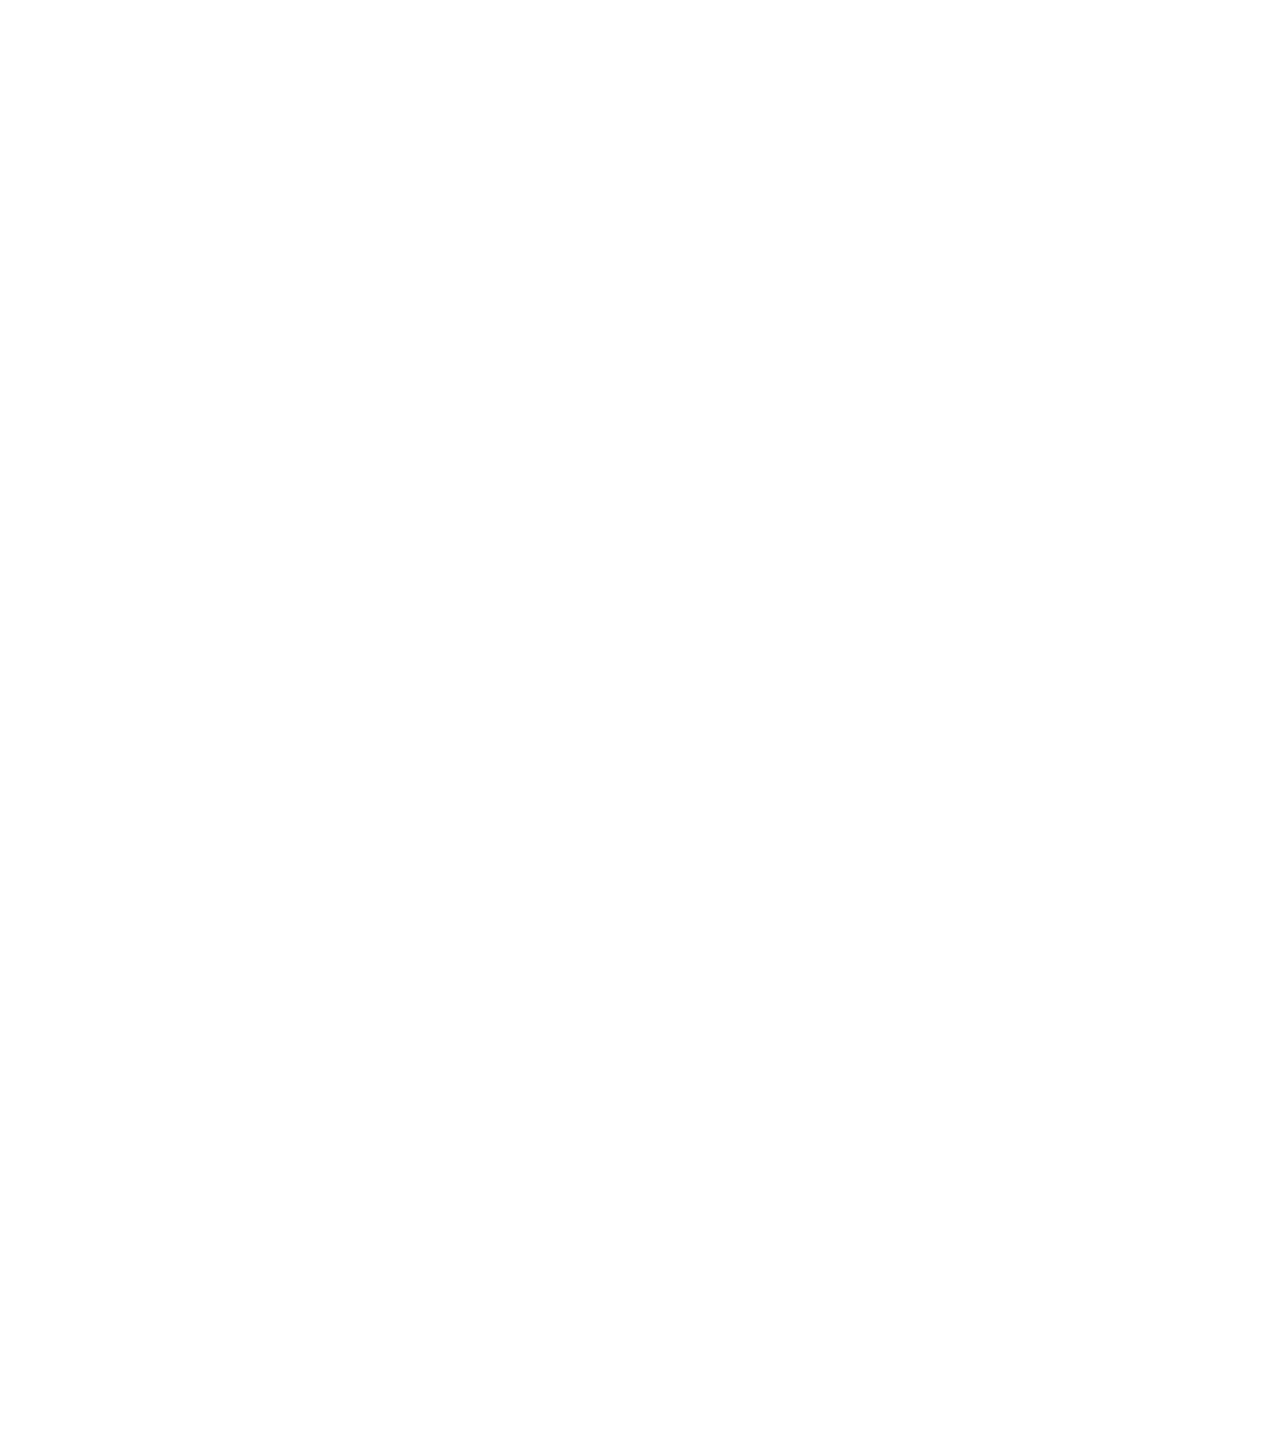
<file: app/static/tether/examples/out-of-bounds/index.html>
<!DOCTYPE html>
<html>
    <head>
        <meta charset="utf-8">
        <meta http-equiv="X-UA-Compatible" content="chrome=1">
        <meta name="viewport" content="width=device-width, initial-scale=1, user-scalable=no">
        <link rel="stylesheet" href="../resources/css/base.css" />
        <link rel="stylesheet" href="../common/css/style.css" />
        <style>
            .tether-element.tether-out-of-bounds {
                display: none;
            }
        </style>
    </head>
    <body>
        <div class="instructions">Resize the screen to see the tethered element disappear when it can't fit.</div>

        <div class="element"></div>
        <div class="target"></div>

        <script src="//github.hubspot.com/tether/dist/js/tether.js"></script>
        <script>
            var tether = new Tether({
                element: '.element',
                target: '.target',
                attachment: 'top left',
                targetAttachment: 'top right',
                constraints: [{
                    to: 'window',
                    attachment: 'together'
                }]
            });
            tether.on('update', function(event) {
                console.log(event);
            });
        </script>
    </body>
</html>
</file>
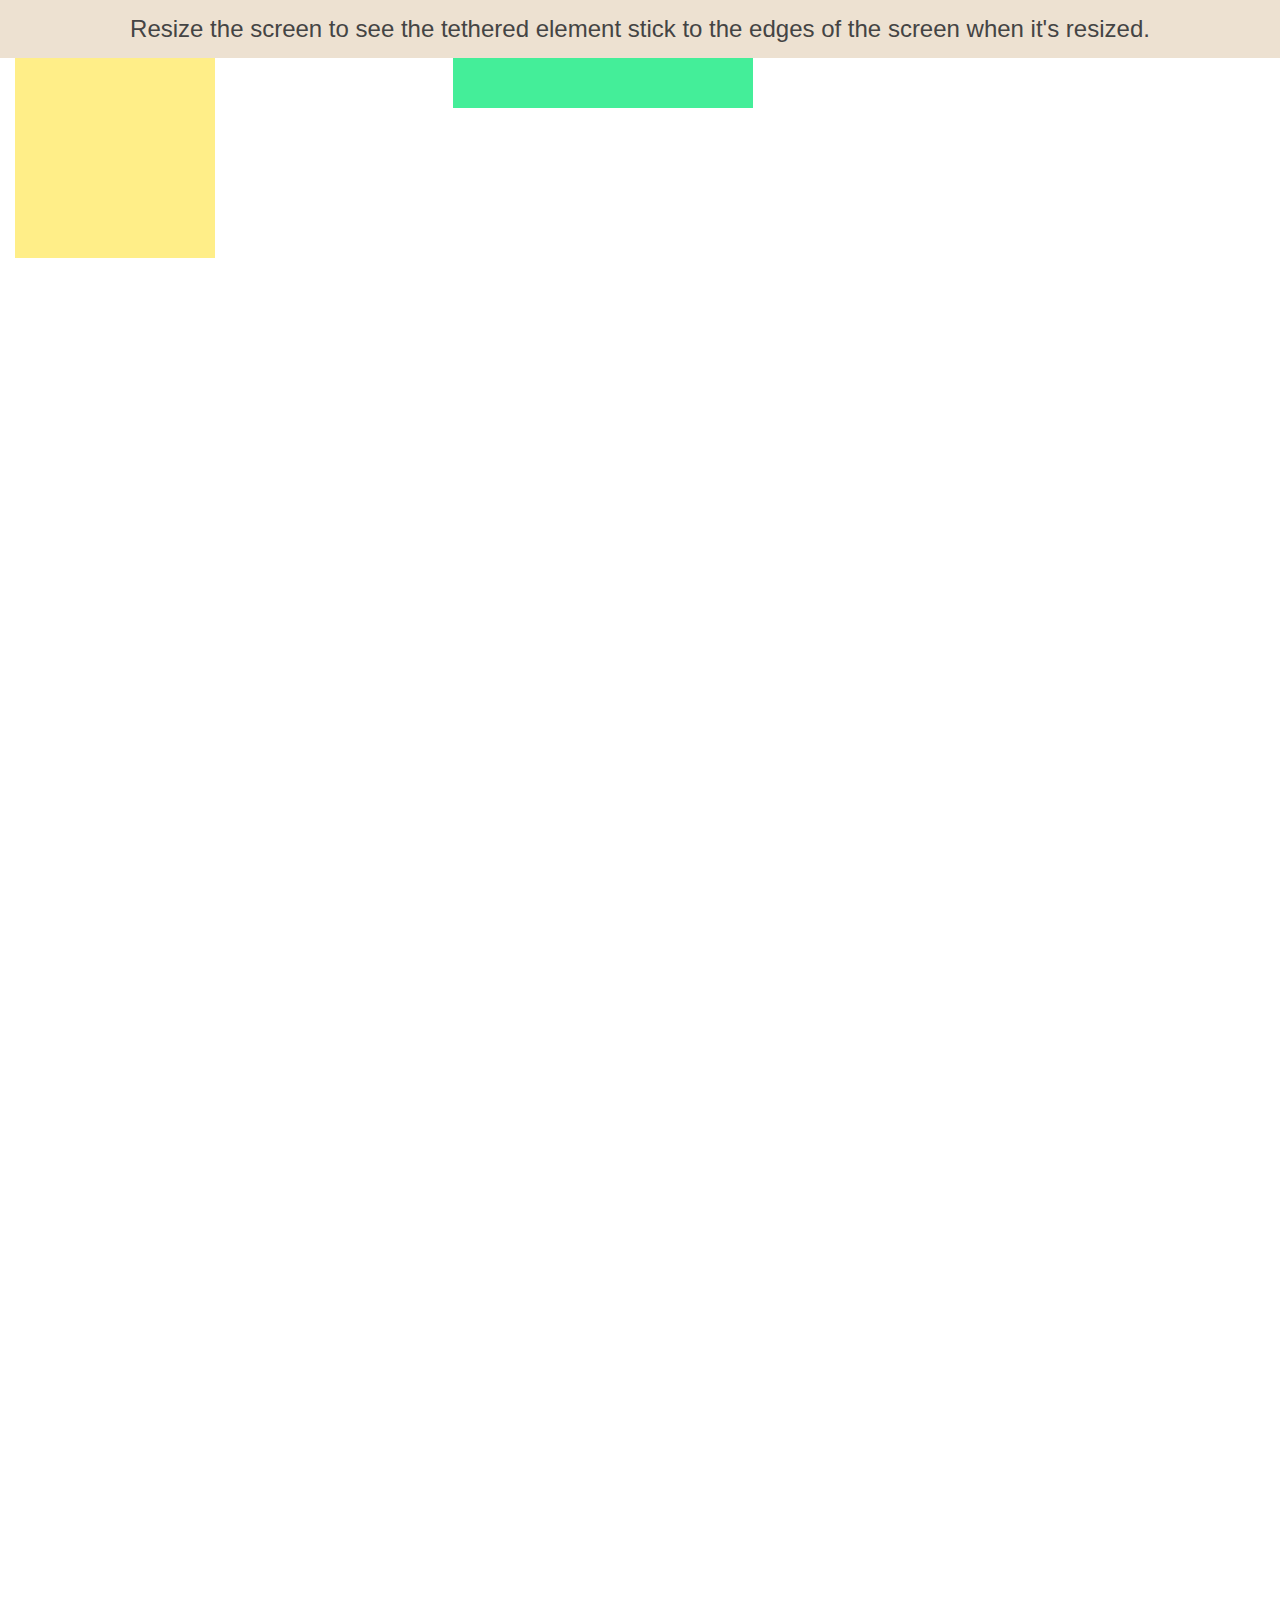
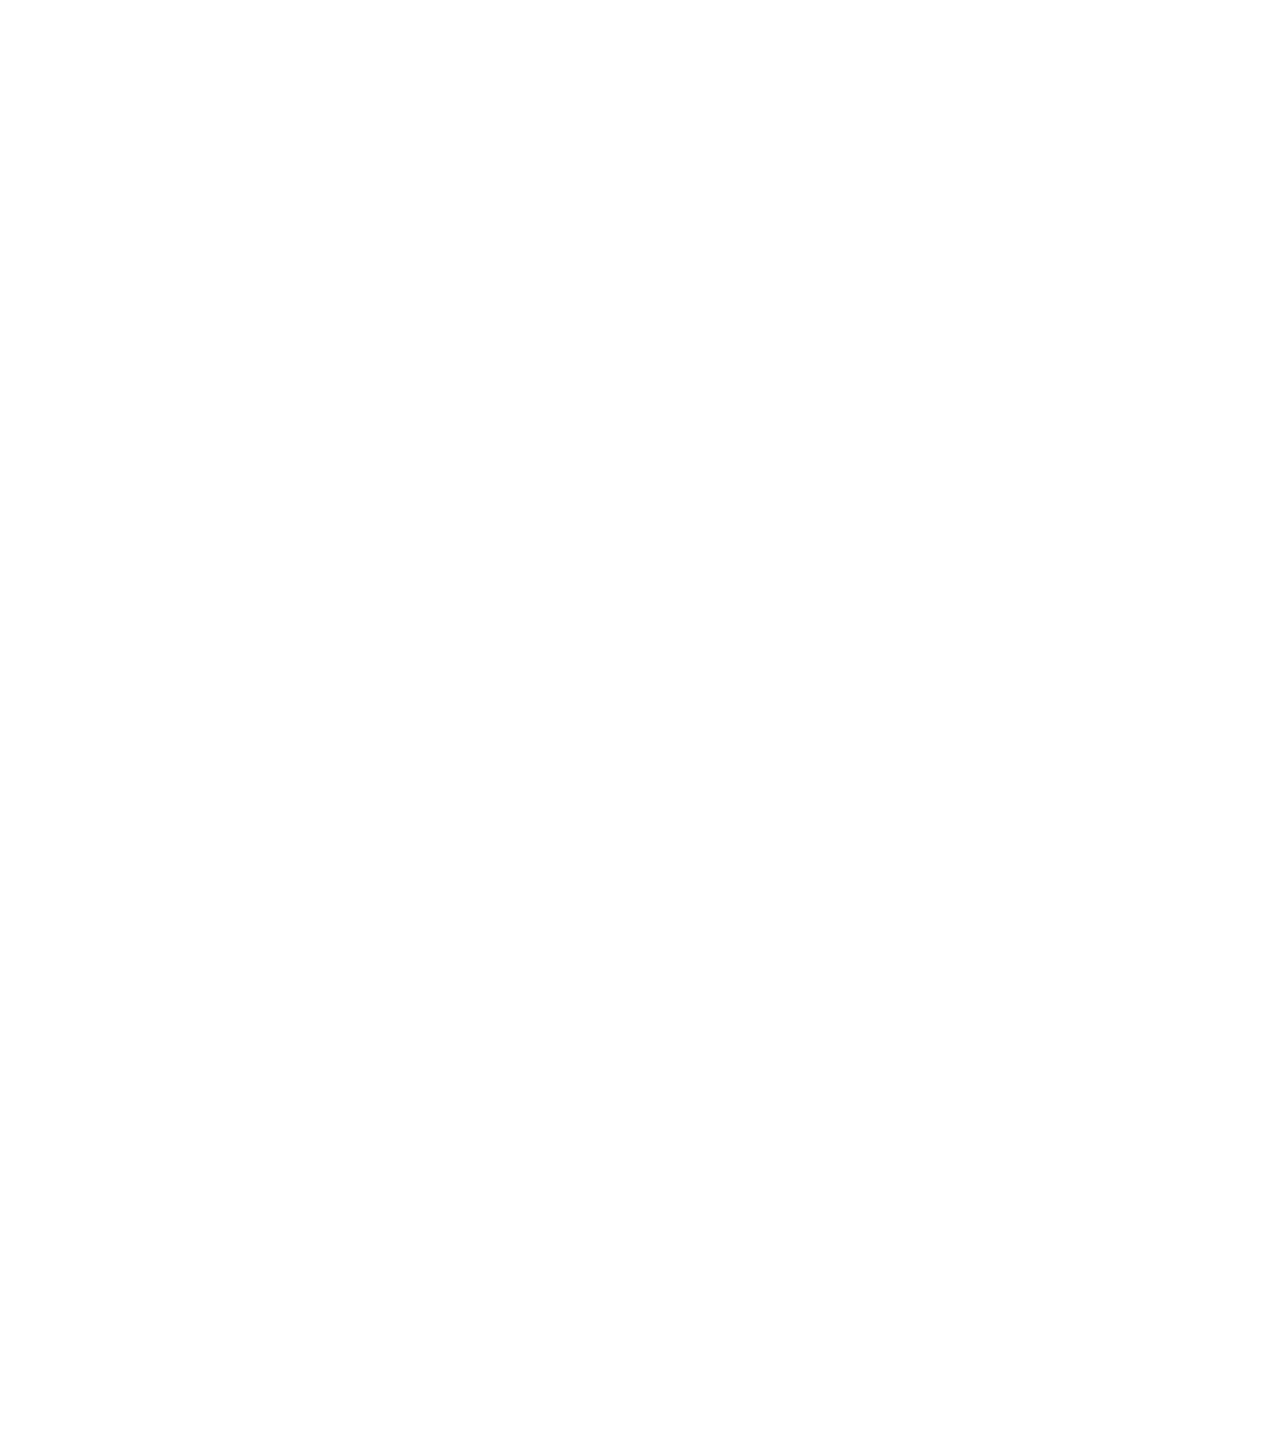
<file: app/static/tether/examples/pin/index.html>
<!DOCTYPE html>
<html>
    <head>
        <meta charset="utf-8">
        <meta http-equiv="X-UA-Compatible" content="chrome=1">
        <meta name="viewport" content="width=device-width, initial-scale=1, user-scalable=no">
        <link rel="stylesheet" href="../resources/css/base.css" />
        <link rel="stylesheet" href="../common/css/style.css" />
    </head>
    <body>
        <div class="instructions">Resize the screen to see the tethered element stick to the edges of the screen when it's resized.</div>

        <div class="element"></div>
        <div class="target"></div>

        <script src="//github.hubspot.com/tether/dist/js/tether.js"></script>
        <script>
            new Tether({
                element: '.element',
                target: '.target',
                attachment: 'top left',
                targetAttachment: 'top right',
                constraints: [{
                    to: 'window',
                    pin: true
                }]
            });
        </script>
    </body>
</html>
</file>
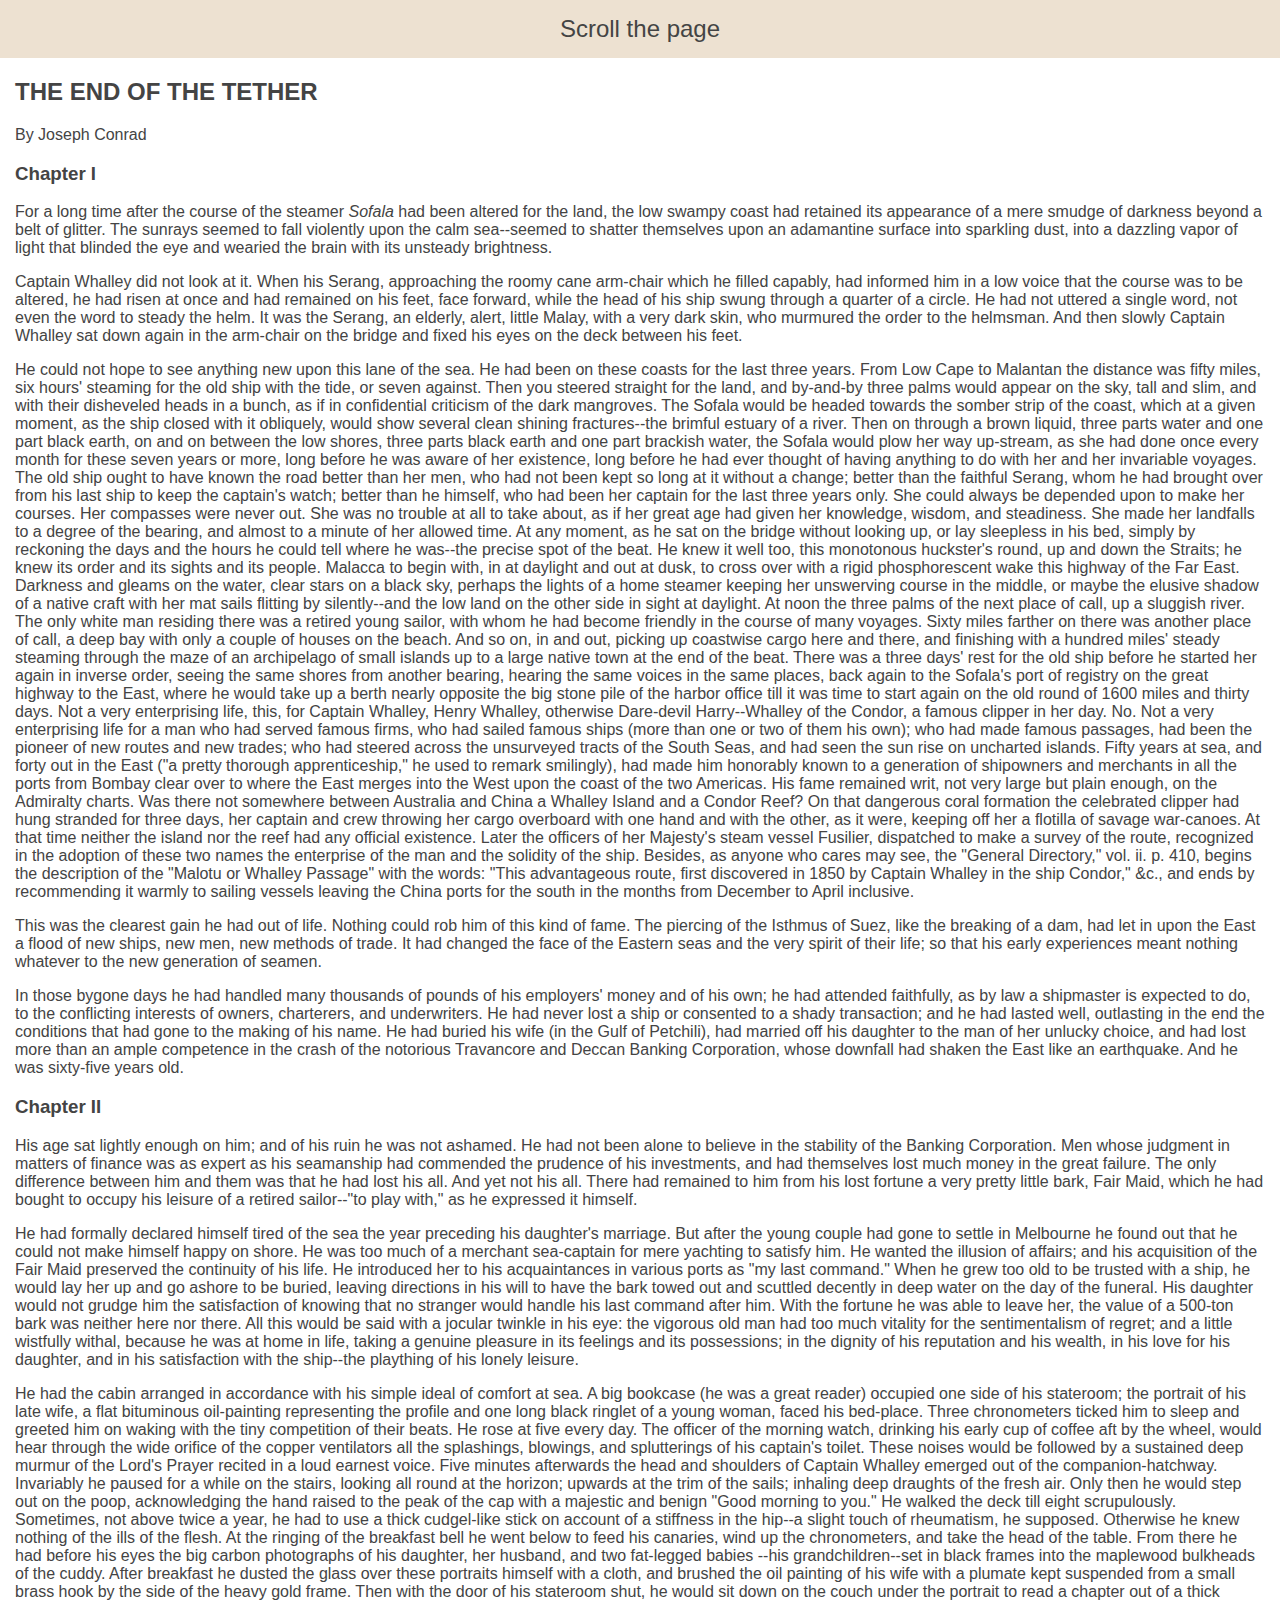
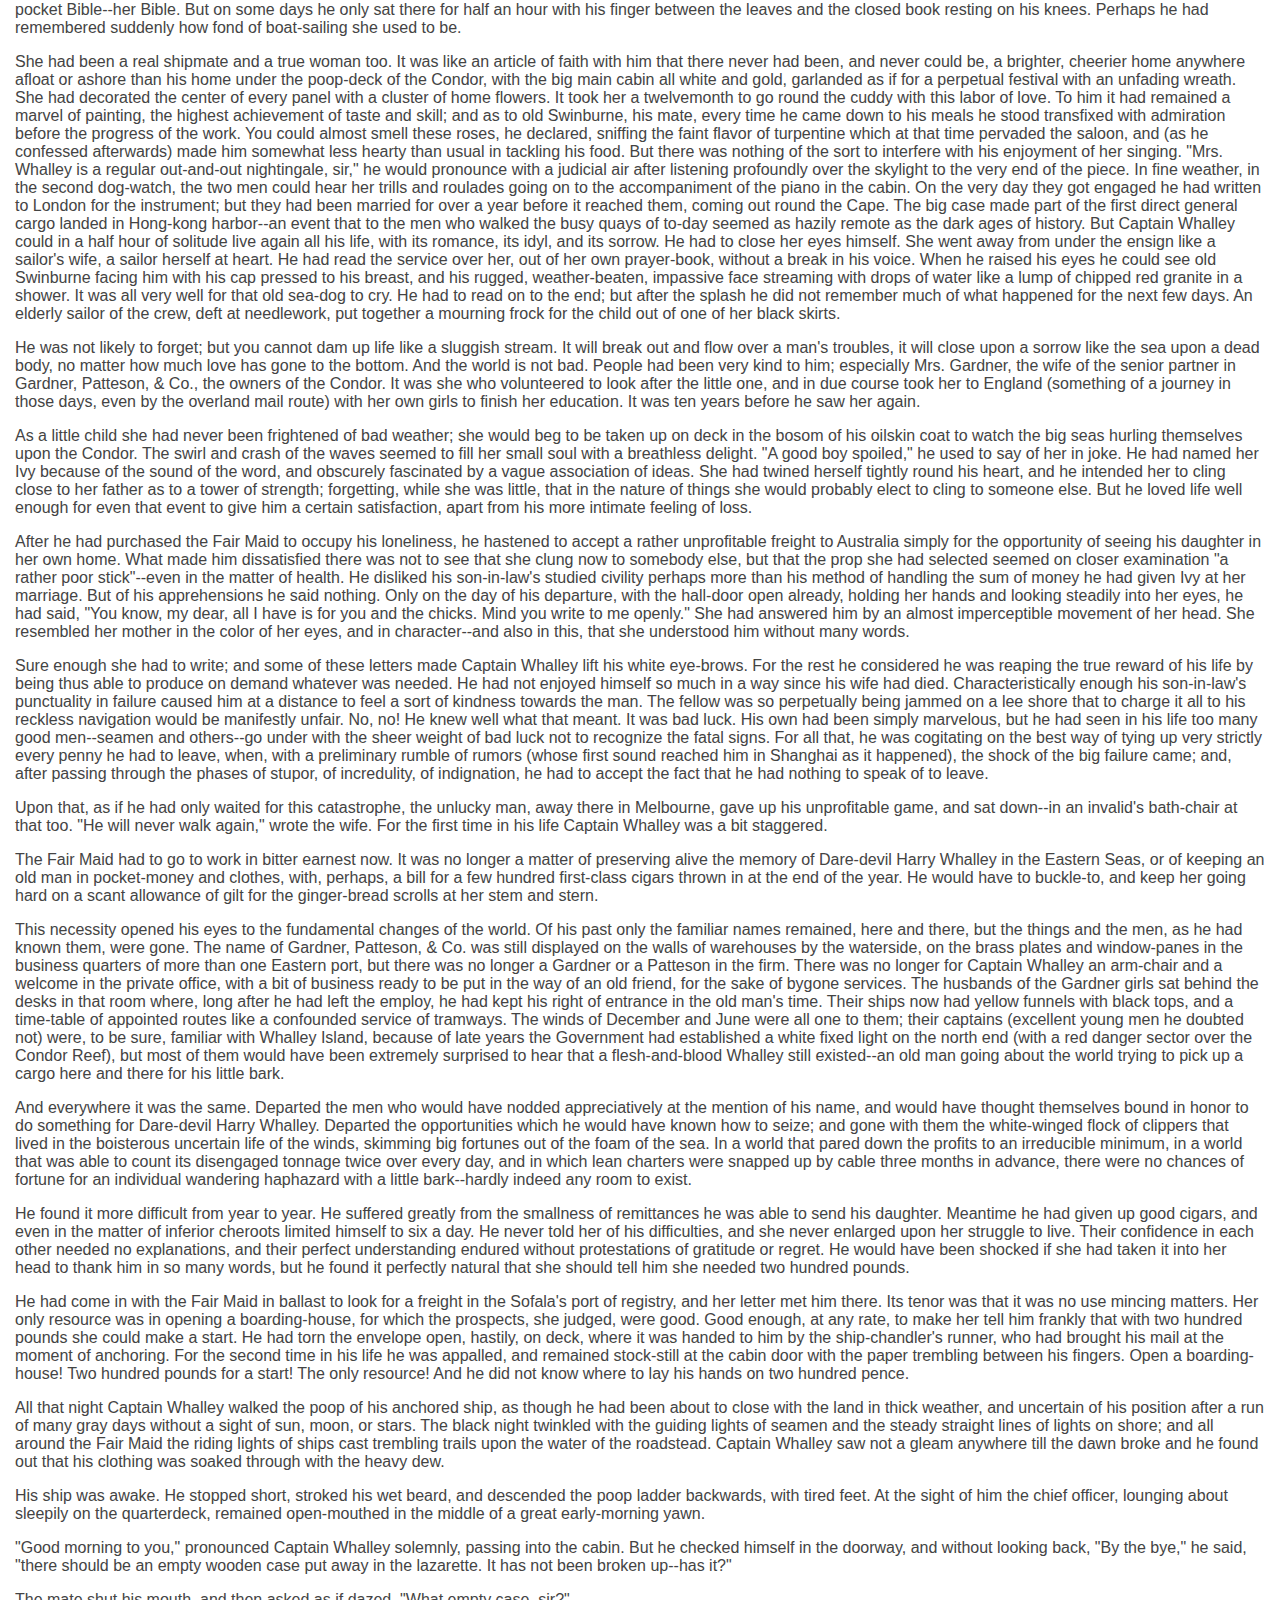
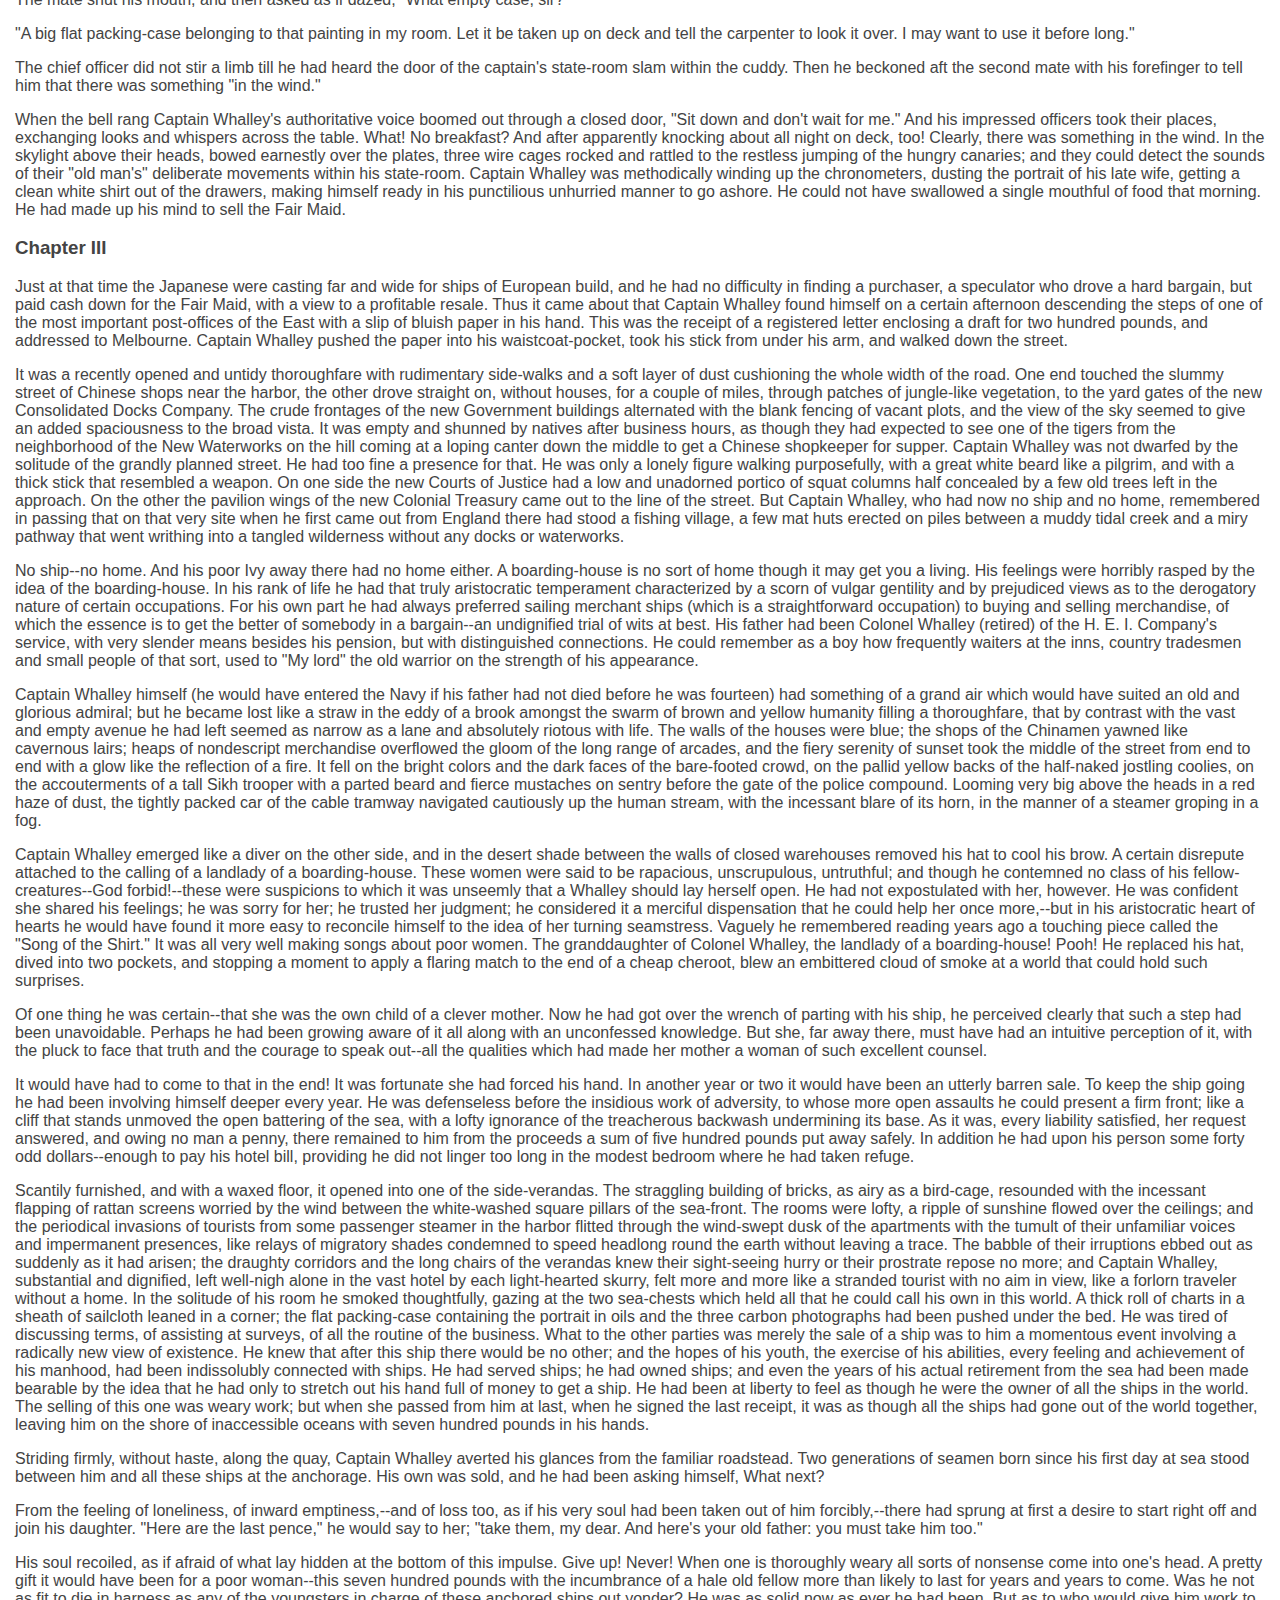
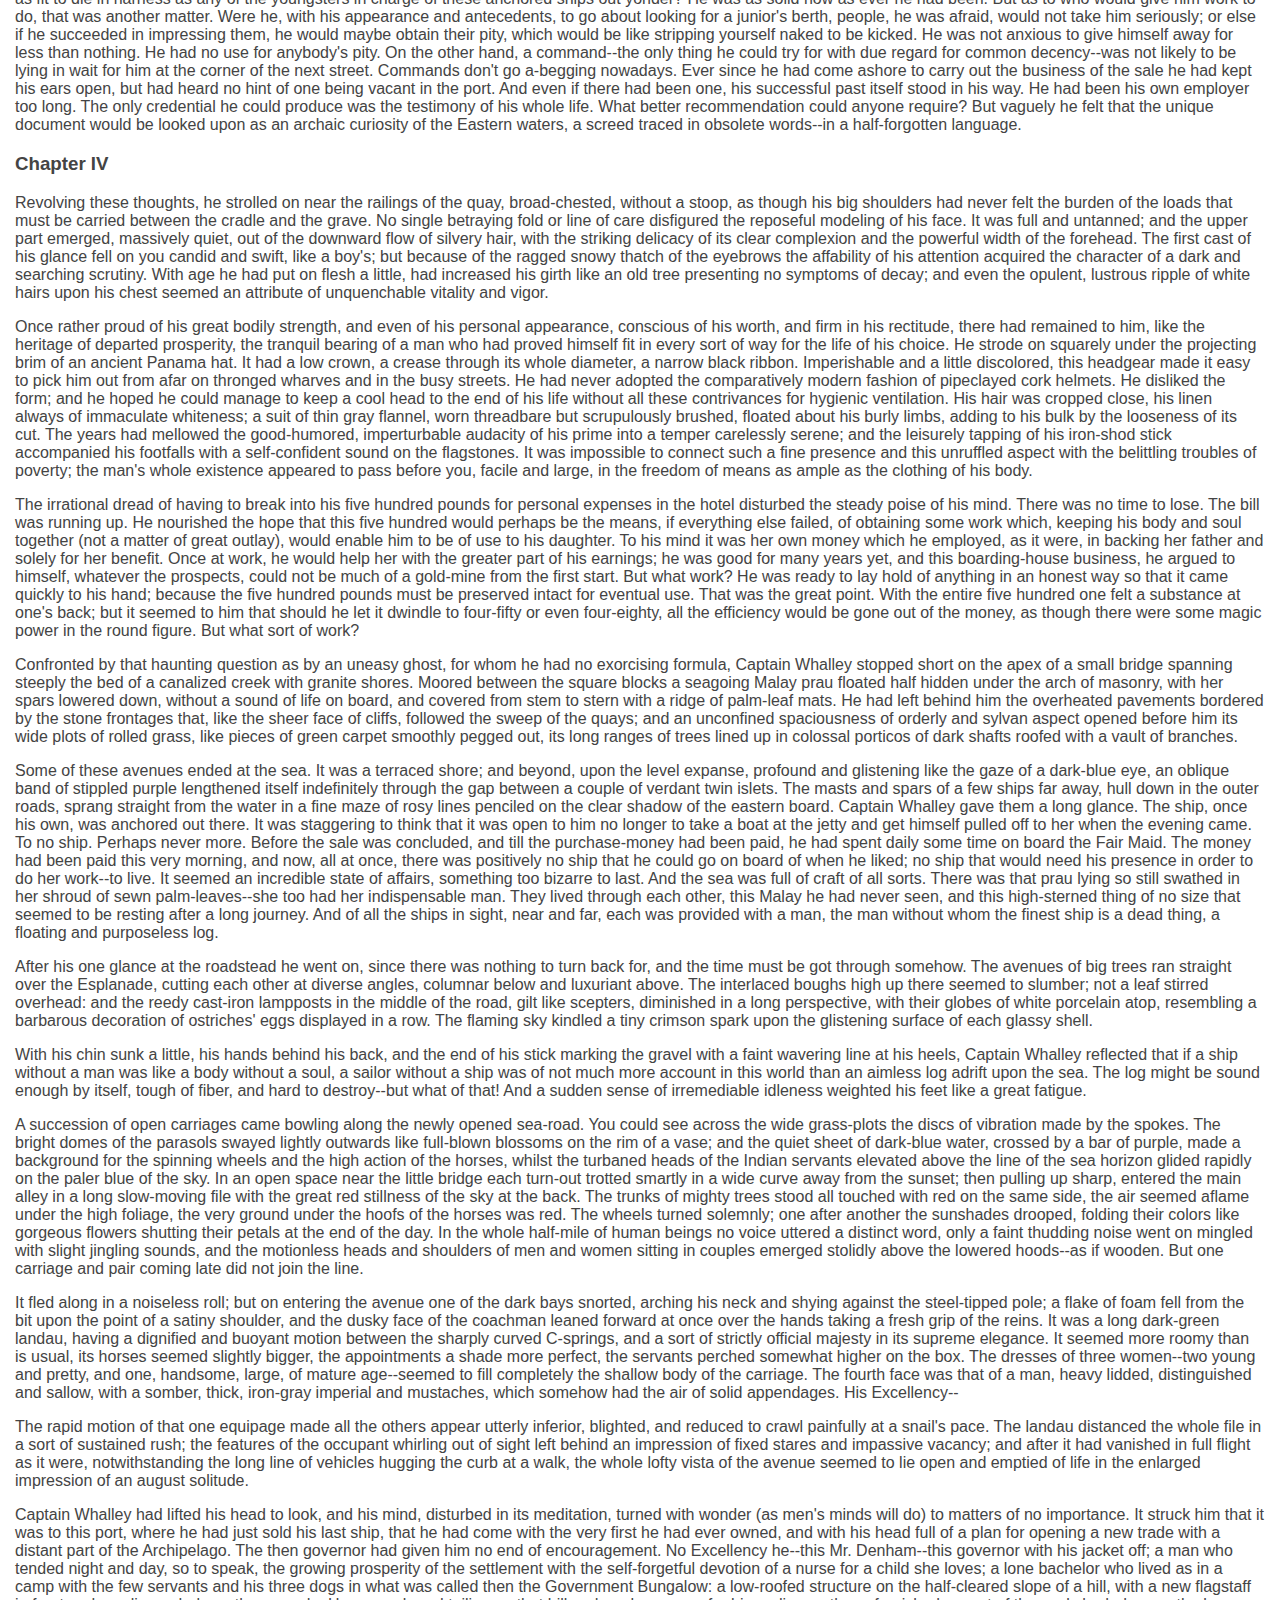
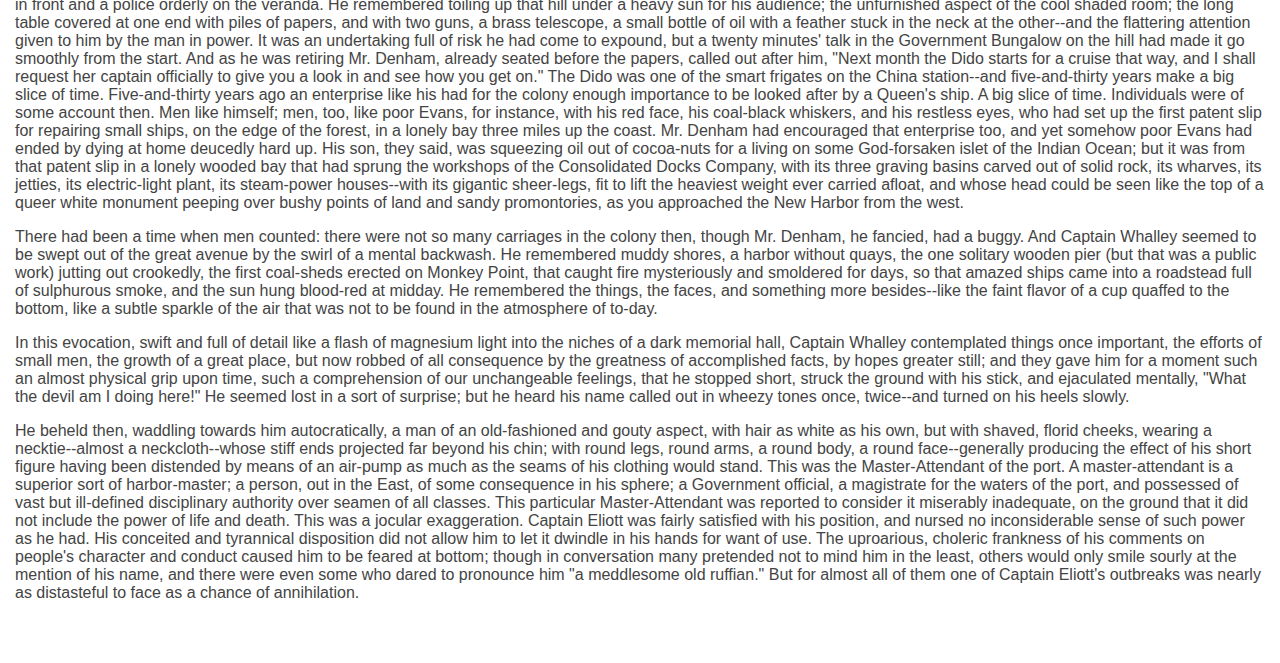
<file: app/static/tether/examples/scroll/index.html>
<!DOCTYPE html>
<html>
    <head>
        <link rel="stylesheet" href="../resources/css/base.css" />
        <link rel="stylesheet" href="../common/css/style.css" />
    </head>
    <body>

    <div class="instructions">Scroll the page</div>

    <h2>THE END OF THE TETHER</h2>

    <p>By Joseph Conrad</p>

    <h3>Chapter I</h3>

    <p>For a long time after the course of the steamer <em>Sofala</em> had been
    altered for the land, the low swampy coast had retained its appearance
    of a mere smudge of darkness beyond a belt of glitter. The sunrays
    seemed to fall violently upon the calm sea--seemed to shatter themselves
    upon an adamantine surface into sparkling dust, into a dazzling vapor
    of light that blinded the eye and wearied the brain with its unsteady
    brightness.</p>

    <p>Captain Whalley did not look at it. When his Serang, approaching the
    roomy cane arm-chair which he filled capably, had informed him in a low
    voice that the course was to be altered, he had risen at once and had
    remained on his feet, face forward, while the head of his ship swung
    through a quarter of a circle. He had not uttered a single word, not
    even the word to steady the helm. It was the Serang, an elderly, alert,
    little Malay, with a very dark skin, who murmured the order to the
    helmsman. And then slowly Captain Whalley sat down again in the
    arm-chair on the bridge and fixed his eyes on the deck between his feet.</p>

    <p>He could not hope to see anything new upon this lane of the sea. He had
    been on these coasts for the last three years. From Low Cape to Malantan
    the distance was fifty miles, six hours' steaming for the old ship with
    the tide, or seven against. Then you steered straight for the land, and
    by-and-by three palms would appear on the sky, tall and slim, and with
    their disheveled heads in a bunch, as if in confidential criticism of
    the dark mangroves. The Sofala would be headed towards the somber
    strip of the coast, which at a given moment, as the ship closed with
    it obliquely, would show several clean shining fractures--the brimful
    estuary of a river. Then on through a brown liquid, three parts water
    and one part black earth, on and on between the low shores, three parts
    black earth and one part brackish water, the Sofala would plow her way
    up-stream, as she had done once every month for these seven years or
    more, long before he was aware of her existence, long before he had ever
    thought of having anything to do with her and her invariable voyages.
    The old ship ought to have known the road better than her men, who had
    not been kept so long at it without a change; better than the faithful
    Serang, whom he had brought over from his last ship to keep the
    captain's watch; better than he himself, who had been her captain for
    the last three years only. She could always be depended upon to make her
    courses. Her compasses were never out. She was no trouble at all to
    take about, as if her great age had given her knowledge, wisdom, and
    steadiness. She made her landfalls to a degree of the bearing, and
    almost to a minute of her allowed time. At any moment, as he sat on
    the bridge without looking up, or lay sleepless in his bed, simply by
    reckoning the days and the hours he could tell where he was--the precise
    spot of the beat. He knew it well too, this monotonous huckster's
    round, up and down the Straits; he knew its order and its sights and its
    people. Malacca to begin with, in at daylight and out at dusk, to cross
    over with a rigid phosphorescent wake this highway of the Far East.
    Darkness and gleams on the water, clear stars on a black sky, perhaps
    the lights of a home steamer keeping her unswerving course in the
    middle, or maybe the elusive shadow of a native craft with her mat sails
    flitting by silently--and the low land on the other side in sight
    at daylight. At noon the three palms of the next place of call, up a
    sluggish river. The only white man residing there was a retired young
    sailor, with whom he had become friendly in the course of many voyages.
    Sixty miles farther on there was another place of call, a deep bay with
    only a couple of houses on the beach. And so on, in and out, picking
    up coastwise cargo here and there, and finishing with a hundred miles'
    steady steaming through the maze of an archipelago of small islands up
    to a large native town at the end of the beat. There was a three days'
    rest for the old ship before he started her again in inverse order,
    seeing the same shores from another bearing, hearing the same voices
    in the same places, back again to the Sofala's port of registry on
    the great highway to the East, where he would take up a berth nearly
    opposite the big stone pile of the harbor office till it was time to
    start again on the old round of 1600 miles and thirty days. Not a very
    enterprising life, this, for Captain Whalley, Henry Whalley, otherwise
    Dare-devil Harry--Whalley of the Condor, a famous clipper in her day.
    No. Not a very enterprising life for a man who had served famous firms,
    who had sailed famous ships (more than one or two of them his own); who
    had made famous passages, had been the pioneer of new routes and new
    trades; who had steered across the unsurveyed tracts of the South Seas,
    and had seen the sun rise on uncharted islands. Fifty years at sea, and
    forty out in the East ("a pretty thorough apprenticeship," he used
    to remark smilingly), had made him honorably known to a generation of
    shipowners and merchants in all the ports from Bombay clear over to
    where the East merges into the West upon the coast of the two Americas.
    His fame remained writ, not very large but plain enough, on the
    Admiralty charts. Was there not somewhere between Australia and China a
    Whalley Island and a Condor Reef? On that dangerous coral formation the
    celebrated clipper had hung stranded for three days, her captain and
    crew throwing her cargo overboard with one hand and with the other, as
    it were, keeping off her a flotilla of savage war-canoes. At that time
    neither the island nor the reef had any official existence. Later the
    officers of her Majesty's steam vessel Fusilier, dispatched to make a
    survey of the route, recognized in the adoption of these two names the
    enterprise of the man and the solidity of the ship. Besides, as anyone
    who cares may see, the "General Directory," vol. ii. p. 410, begins the
    description of the "Malotu or Whalley Passage" with the words: "This
    advantageous route, first discovered in 1850 by Captain Whalley in the
    ship Condor," &amp;c., and ends by recommending it warmly to sailing vessels
    leaving the China ports for the south in the months from December to
    April inclusive.</p>

    <p>This was the clearest gain he had out of life. Nothing could rob him
    of this kind of fame. The piercing of the Isthmus of Suez, like the
    breaking of a dam, had let in upon the East a flood of new ships, new
    men, new methods of trade. It had changed the face of the Eastern seas
    and the very spirit of their life; so that his early experiences meant
    nothing whatever to the new generation of seamen.</p>

    <p>In those bygone days he had handled many thousands of pounds of his
    employers' money and of his own; he had attended faithfully, as by law
    a shipmaster is expected to do, to the conflicting interests of owners,
    charterers, and underwriters. He had never lost a ship or consented to
    a shady transaction; and he had lasted well, outlasting in the end the
    conditions that had gone to the making of his name. He had buried his
    wife (in the Gulf of Petchili), had married off his daughter to the man
    of her unlucky choice, and had lost more than an ample competence in the
    crash of the notorious Travancore and Deccan Banking Corporation, whose
    downfall had shaken the East like an earthquake. And he was sixty-five
    years old.</p>

    <h3>Chapter II</h3>

    <p>His age sat lightly enough on him; and of his ruin he was not ashamed.
    He had not been alone to believe in the stability of the Banking
    Corporation. Men whose judgment in matters of finance was as expert as
    his seamanship had commended the prudence of his investments, and had
    themselves lost much money in the great failure. The only difference
    between him and them was that he had lost his all. And yet not his all.
    There had remained to him from his lost fortune a very pretty little
    bark, Fair Maid, which he had bought to occupy his leisure of a retired
    sailor--"to play with," as he expressed it himself.</p>

    <p>He had formally declared himself tired of the sea the year preceding his
    daughter's marriage. But after the young couple had gone to settle in
    Melbourne he found out that he could not make himself happy on shore. He
    was too much of a merchant sea-captain for mere yachting to satisfy him.
    He wanted the illusion of affairs; and his acquisition of the Fair
    Maid preserved the continuity of his life. He introduced her to his
    acquaintances in various ports as "my last command." When he grew too
    old to be trusted with a ship, he would lay her up and go ashore to be
    buried, leaving directions in his will to have the bark towed out and
    scuttled decently in deep water on the day of the funeral. His daughter
    would not grudge him the satisfaction of knowing that no stranger would
    handle his last command after him. With the fortune he was able to leave
    her, the value of a 500-ton bark was neither here nor there. All this
    would be said with a jocular twinkle in his eye: the vigorous old man
    had too much vitality for the sentimentalism of regret; and a little
    wistfully withal, because he was at home in life, taking a genuine
    pleasure in its feelings and its possessions; in the dignity of his
    reputation and his wealth, in his love for his daughter, and in his
    satisfaction with the ship--the plaything of his lonely leisure.</p>

    <p>He had the cabin arranged in accordance with his simple ideal of comfort
    at sea. A big bookcase (he was a great reader) occupied one side of his
    stateroom; the portrait of his late wife, a flat bituminous oil-painting
    representing the profile and one long black ringlet of a young woman,
    faced his bed-place. Three chronometers ticked him to sleep and greeted
    him on waking with the tiny competition of their beats. He rose at five
    every day. The officer of the morning watch, drinking his early cup
    of coffee aft by the wheel, would hear through the wide orifice of the
    copper ventilators all the splashings, blowings, and splutterings of
    his captain's toilet. These noises would be followed by a sustained
    deep murmur of the Lord's Prayer recited in a loud earnest voice. Five
    minutes afterwards the head and shoulders of Captain Whalley emerged
    out of the companion-hatchway. Invariably he paused for a while on the
    stairs, looking all round at the horizon; upwards at the trim of the
    sails; inhaling deep draughts of the fresh air. Only then he would step
    out on the poop, acknowledging the hand raised to the peak of the cap
    with a majestic and benign "Good morning to you." He walked the deck
    till eight scrupulously. Sometimes, not above twice a year, he had to
    use a thick cudgel-like stick on account of a stiffness in the hip--a
    slight touch of rheumatism, he supposed. Otherwise he knew nothing of
    the ills of the flesh. At the ringing of the breakfast bell he went
    below to feed his canaries, wind up the chronometers, and take the
    head of the table. From there he had before his eyes the big carbon
    photographs of his daughter, her husband, and two fat-legged babies
    --his grandchildren--set in black frames into the maplewood bulkheads
    of the cuddy. After breakfast he dusted the glass over these portraits
    himself with a cloth, and brushed the oil painting of his wife with a
    plumate kept suspended from a small brass hook by the side of the heavy
    gold frame. Then with the door of his stateroom shut, he would sit down
    on the couch under the portrait to read a chapter out of a thick pocket
    Bible--her Bible. But on some days he only sat there for half an hour
    with his finger between the leaves and the closed book resting on his
    knees. Perhaps he had remembered suddenly how fond of boat-sailing she
    used to be.</p>

    <p>She had been a real shipmate and a true woman too. It was like an
    article of faith with him that there never had been, and never could be,
    a brighter, cheerier home anywhere afloat or ashore than his home under
    the poop-deck of the Condor, with the big main cabin all white and gold,
    garlanded as if for a perpetual festival with an unfading wreath. She
    had decorated the center of every panel with a cluster of home flowers.
    It took her a twelvemonth to go round the cuddy with this labor of love.
    To him it had remained a marvel of painting, the highest achievement of
    taste and skill; and as to old Swinburne, his mate, every time he
    came down to his meals he stood transfixed with admiration before the
    progress of the work. You could almost smell these roses, he declared,
    sniffing the faint flavor of turpentine which at that time pervaded the
    saloon, and (as he confessed afterwards) made him somewhat less hearty
    than usual in tackling his food. But there was nothing of the sort to
    interfere with his enjoyment of her singing. "Mrs. Whalley is a regular
    out-and-out nightingale, sir," he would pronounce with a judicial air
    after listening profoundly over the skylight to the very end of the
    piece. In fine weather, in the second dog-watch, the two men could hear
    her trills and roulades going on to the accompaniment of the piano in
    the cabin. On the very day they got engaged he had written to London
    for the instrument; but they had been married for over a year before it
    reached them, coming out round the Cape. The big case made part of the
    first direct general cargo landed in Hong-kong harbor--an event that to
    the men who walked the busy quays of to-day seemed as hazily remote as
    the dark ages of history. But Captain Whalley could in a half hour of
    solitude live again all his life, with its romance, its idyl, and its
    sorrow. He had to close her eyes himself. She went away from under the
    ensign like a sailor's wife, a sailor herself at heart. He had read
    the service over her, out of her own prayer-book, without a break in his
    voice. When he raised his eyes he could see old Swinburne facing him
    with his cap pressed to his breast, and his rugged, weather-beaten,
    impassive face streaming with drops of water like a lump of chipped red
    granite in a shower. It was all very well for that old sea-dog to cry.
    He had to read on to the end; but after the splash he did not remember
    much of what happened for the next few days. An elderly sailor of the
    crew, deft at needlework, put together a mourning frock for the child
    out of one of her black skirts.</p>

    <p>He was not likely to forget; but you cannot dam up life like a sluggish
    stream. It will break out and flow over a man's troubles, it will close
    upon a sorrow like the sea upon a dead body, no matter how much love has
    gone to the bottom. And the world is not bad. People had been very
    kind to him; especially Mrs. Gardner, the wife of the senior partner
    in Gardner, Patteson, &amp; Co., the owners of the Condor. It was she who
    volunteered to look after the little one, and in due course took her to
    England (something of a journey in those days, even by the overland
    mail route) with her own girls to finish her education. It was ten years
    before he saw her again.</p>

    <p>As a little child she had never been frightened of bad weather; she
    would beg to be taken up on deck in the bosom of his oilskin coat to
    watch the big seas hurling themselves upon the Condor. The swirl and
    crash of the waves seemed to fill her small soul with a breathless
    delight. "A good boy spoiled," he used to say of her in joke. He had
    named her Ivy because of the sound of the word, and obscurely fascinated
    by a vague association of ideas. She had twined herself tightly round
    his heart, and he intended her to cling close to her father as to a
    tower of strength; forgetting, while she was little, that in the nature
    of things she would probably elect to cling to someone else. But
    he loved life well enough for even that event to give him a certain
    satisfaction, apart from his more intimate feeling of loss.</p>

    <p>After he had purchased the Fair Maid to occupy his loneliness, he
    hastened to accept a rather unprofitable freight to Australia simply for
    the opportunity of seeing his daughter in her own home. What made him
    dissatisfied there was not to see that she clung now to somebody else,
    but that the prop she had selected seemed on closer examination "a
    rather poor stick"--even in the matter of health. He disliked his
    son-in-law's studied civility perhaps more than his method of
    handling the sum of money he had given Ivy at her marriage. But of his
    apprehensions he said nothing. Only on the day of his departure, with
    the hall-door open already, holding her hands and looking steadily into
    her eyes, he had said, "You know, my dear, all I have is for you and the
    chicks. Mind you write to me openly." She had answered him by an almost
    imperceptible movement of her head. She resembled her mother in
    the color of her eyes, and in character--and also in this, that she
    understood him without many words.</p>

    <p>Sure enough she had to write; and some of these letters made Captain
    Whalley lift his white eye-brows. For the rest he considered he was
    reaping the true reward of his life by being thus able to produce on
    demand whatever was needed. He had not enjoyed himself so much in a
    way since his wife had died. Characteristically enough his son-in-law's
    punctuality in failure caused him at a distance to feel a sort of
    kindness towards the man. The fellow was so perpetually being jammed on
    a lee shore that to charge it all to his reckless navigation would be
    manifestly unfair. No, no! He knew well what that meant. It was bad
    luck. His own had been simply marvelous, but he had seen in his life too
    many good men--seamen and others--go under with the sheer weight of bad
    luck not to recognize the fatal signs. For all that, he was cogitating
    on the best way of tying up very strictly every penny he had to leave,
    when, with a preliminary rumble of rumors (whose first sound reached
    him in Shanghai as it happened), the shock of the big failure came;
    and, after passing through the phases of stupor, of incredulity, of
    indignation, he had to accept the fact that he had nothing to speak of
    to leave.</p>

    <p>Upon that, as if he had only waited for this catastrophe, the unlucky
    man, away there in Melbourne, gave up his unprofitable game, and sat
    down--in an invalid's bath-chair at that too. "He will never walk
    again," wrote the wife. For the first time in his life Captain Whalley
    was a bit staggered.</p>

    <p>The Fair Maid had to go to work in bitter earnest now. It was no longer
    a matter of preserving alive the memory of Dare-devil Harry Whalley in
    the Eastern Seas, or of keeping an old man in pocket-money and clothes,
    with, perhaps, a bill for a few hundred first-class cigars thrown in at
    the end of the year. He would have to buckle-to, and keep her going hard
    on a scant allowance of gilt for the ginger-bread scrolls at her stem
    and stern.</p>

    <p>This necessity opened his eyes to the fundamental changes of the world.
    Of his past only the familiar names remained, here and there, but
    the things and the men, as he had known them, were gone. The name of
    Gardner, Patteson, &amp; Co. was still displayed on the walls of warehouses
    by the waterside, on the brass plates and window-panes in the business
    quarters of more than one Eastern port, but there was no longer a
    Gardner or a Patteson in the firm. There was no longer for Captain
    Whalley an arm-chair and a welcome in the private office, with a bit of
    business ready to be put in the way of an old friend, for the sake of
    bygone services. The husbands of the Gardner girls sat behind the desks
    in that room where, long after he had left the employ, he had kept his
    right of entrance in the old man's time. Their ships now had yellow
    funnels with black tops, and a time-table of appointed routes like a
    confounded service of tramways. The winds of December and June were all
    one to them; their captains (excellent young men he doubted not) were,
    to be sure, familiar with Whalley Island, because of late years the
    Government had established a white fixed light on the north end (with
    a red danger sector over the Condor Reef), but most of them would have
    been extremely surprised to hear that a flesh-and-blood Whalley still
    existed--an old man going about the world trying to pick up a cargo here
    and there for his little bark.</p>

    <p>And everywhere it was the same. Departed the men who would have nodded
    appreciatively at the mention of his name, and would have thought
    themselves bound in honor to do something for Dare-devil Harry Whalley.
    Departed the opportunities which he would have known how to seize; and
    gone with them the white-winged flock of clippers that lived in the
    boisterous uncertain life of the winds, skimming big fortunes out of
    the foam of the sea. In a world that pared down the profits to an
    irreducible minimum, in a world that was able to count its disengaged
    tonnage twice over every day, and in which lean charters were snapped up
    by cable three months in advance, there were no chances of fortune for
    an individual wandering haphazard with a little bark--hardly indeed any
    room to exist.</p>

    <p>He found it more difficult from year to year. He suffered greatly from
    the smallness of remittances he was able to send his daughter. Meantime
    he had given up good cigars, and even in the matter of inferior cheroots
    limited himself to six a day. He never told her of his difficulties, and
    she never enlarged upon her struggle to live. Their confidence in each
    other needed no explanations, and their perfect understanding endured
    without protestations of gratitude or regret. He would have been shocked
    if she had taken it into her head to thank him in so many words, but
    he found it perfectly natural that she should tell him she needed two
    hundred pounds.</p>

    <p>He had come in with the Fair Maid in ballast to look for a freight in
    the Sofala's port of registry, and her letter met him there. Its tenor
    was that it was no use mincing matters. Her only resource was in opening
    a boarding-house, for which the prospects, she judged, were good. Good
    enough, at any rate, to make her tell him frankly that with two hundred
    pounds she could make a start. He had torn the envelope open, hastily,
    on deck, where it was handed to him by the ship-chandler's runner, who
    had brought his mail at the moment of anchoring. For the second time
    in his life he was appalled, and remained stock-still at the cabin door
    with the paper trembling between his fingers. Open a boarding-house! Two
    hundred pounds for a start! The only resource! And he did not know where
    to lay his hands on two hundred pence.</p>

    <p>All that night Captain Whalley walked the poop of his anchored ship, as
    though he had been about to close with the land in thick weather, and
    uncertain of his position after a run of many gray days without a sight
    of sun, moon, or stars. The black night twinkled with the guiding lights
    of seamen and the steady straight lines of lights on shore; and all
    around the Fair Maid the riding lights of ships cast trembling trails
    upon the water of the roadstead. Captain Whalley saw not a gleam
    anywhere till the dawn broke and he found out that his clothing was
    soaked through with the heavy dew.</p>

    <p>His ship was awake. He stopped short, stroked his wet beard, and
    descended the poop ladder backwards, with tired feet. At the sight
    of him the chief officer, lounging about sleepily on the quarterdeck,
    remained open-mouthed in the middle of a great early-morning yawn.</p>

    <p>"Good morning to you," pronounced Captain Whalley solemnly, passing into
    the cabin. But he checked himself in the doorway, and without looking
    back, "By the bye," he said, "there should be an empty wooden case put
    away in the lazarette. It has not been broken up--has it?"</p>

    <p>The mate shut his mouth, and then asked as if dazed, "What empty case,
    sir?"</p>

    <p>"A big flat packing-case belonging to that painting in my room. Let it
    be taken up on deck and tell the carpenter to look it over. I may want
    to use it before long."</p>

    <p>The chief officer did not stir a limb till he had heard the door of the
    captain's state-room slam within the cuddy. Then he beckoned aft the
    second mate with his forefinger to tell him that there was something "in
    the wind."</p>

    <p>When the bell rang Captain Whalley's authoritative voice boomed out
    through a closed door, "Sit down and don't wait for me." And his
    impressed officers took their places, exchanging looks and whispers
    across the table. What! No breakfast? And after apparently knocking
    about all night on deck, too! Clearly, there was something in the wind.
    In the skylight above their heads, bowed earnestly over the plates,
    three wire cages rocked and rattled to the restless jumping of the
    hungry canaries; and they could detect the sounds of their "old
    man's" deliberate movements within his state-room. Captain Whalley was
    methodically winding up the chronometers, dusting the portrait of
    his late wife, getting a clean white shirt out of the drawers, making
    himself ready in his punctilious unhurried manner to go ashore. He could
    not have swallowed a single mouthful of food that morning. He had made
    up his mind to sell the Fair Maid.</p>

    <h3>Chapter III</h3>

    <p>Just at that time the Japanese were casting far and wide for ships
    of European build, and he had no difficulty in finding a purchaser, a
    speculator who drove a hard bargain, but paid cash down for the Fair
    Maid, with a view to a profitable resale. Thus it came about that
    Captain Whalley found himself on a certain afternoon descending the
    steps of one of the most important post-offices of the East with a slip
    of bluish paper in his hand. This was the receipt of a registered letter
    enclosing a draft for two hundred pounds, and addressed to Melbourne.
    Captain Whalley pushed the paper into his waistcoat-pocket, took his
    stick from under his arm, and walked down the street.</p>

    <p>It was a recently opened and untidy thoroughfare with rudimentary
    side-walks and a soft layer of dust cushioning the whole width of
    the road. One end touched the slummy street of Chinese shops near the
    harbor, the other drove straight on, without houses, for a couple of
    miles, through patches of jungle-like vegetation, to the yard gates
    of the new Consolidated Docks Company. The crude frontages of the new
    Government buildings alternated with the blank fencing of vacant plots,
    and the view of the sky seemed to give an added spaciousness to the
    broad vista. It was empty and shunned by natives after business
    hours, as though they had expected to see one of the tigers from the
    neighborhood of the New Waterworks on the hill coming at a loping canter
    down the middle to get a Chinese shopkeeper for supper. Captain Whalley
    was not dwarfed by the solitude of the grandly planned street. He
    had too fine a presence for that. He was only a lonely figure walking
    purposefully, with a great white beard like a pilgrim, and with a thick
    stick that resembled a weapon. On one side the new Courts of Justice had
    a low and unadorned portico of squat columns half concealed by a few old
    trees left in the approach. On the other the pavilion wings of the
    new Colonial Treasury came out to the line of the street. But Captain
    Whalley, who had now no ship and no home, remembered in passing that
    on that very site when he first came out from England there had stood a
    fishing village, a few mat huts erected on piles between a muddy tidal
    creek and a miry pathway that went writhing into a tangled wilderness
    without any docks or waterworks.</p>

    <p>No ship--no home. And his poor Ivy away there had no home either. A
    boarding-house is no sort of home though it may get you a living. His
    feelings were horribly rasped by the idea of the boarding-house. In his
    rank of life he had that truly aristocratic temperament characterized by
    a scorn of vulgar gentility and by prejudiced views as to the derogatory
    nature of certain occupations. For his own part he had always preferred
    sailing merchant ships (which is a straightforward occupation) to buying
    and selling merchandise, of which the essence is to get the better of
    somebody in a bargain--an undignified trial of wits at best. His father
    had been Colonel Whalley (retired) of the H. E. I. Company's service,
    with very slender means besides his pension, but with distinguished
    connections. He could remember as a boy how frequently waiters at the
    inns, country tradesmen and small people of that sort, used to "My lord"
    the old warrior on the strength of his appearance.</p>

    <p>Captain Whalley himself (he would have entered the Navy if his father
    had not died before he was fourteen) had something of a grand air which
    would have suited an old and glorious admiral; but he became lost like
    a straw in the eddy of a brook amongst the swarm of brown and yellow
    humanity filling a thoroughfare, that by contrast with the vast and
    empty avenue he had left seemed as narrow as a lane and absolutely
    riotous with life. The walls of the houses were blue; the shops of the
    Chinamen yawned like cavernous lairs; heaps of nondescript merchandise
    overflowed the gloom of the long range of arcades, and the fiery
    serenity of sunset took the middle of the street from end to end with a
    glow like the reflection of a fire. It fell on the bright colors and the
    dark faces of the bare-footed crowd, on the pallid yellow backs of the
    half-naked jostling coolies, on the accouterments of a tall Sikh trooper
    with a parted beard and fierce mustaches on sentry before the gate of
    the police compound. Looming very big above the heads in a red haze of
    dust, the tightly packed car of the cable tramway navigated cautiously
    up the human stream, with the incessant blare of its horn, in the manner
    of a steamer groping in a fog.</p>

    <p>Captain Whalley emerged like a diver on the other side, and in the
    desert shade between the walls of closed warehouses removed his hat to
    cool his brow. A certain disrepute attached to the calling of a
    landlady of a boarding-house. These women were said to be rapacious,
    unscrupulous, untruthful; and though he contemned no class of his
    fellow-creatures--God forbid!--these were suspicions to which it was
    unseemly that a Whalley should lay herself open. He had not expostulated
    with her, however. He was confident she shared his feelings; he was
    sorry for her; he trusted her judgment; he considered it a merciful
    dispensation that he could help her once more,--but in his aristocratic
    heart of hearts he would have found it more easy to reconcile himself to
    the idea of her turning seamstress. Vaguely he remembered reading years
    ago a touching piece called the "Song of the Shirt." It was all very
    well making songs about poor women. The granddaughter of Colonel
    Whalley, the landlady of a boarding-house! Pooh! He replaced his hat,
    dived into two pockets, and stopping a moment to apply a flaring match
    to the end of a cheap cheroot, blew an embittered cloud of smoke at a
    world that could hold such surprises.</p>

    <p>Of one thing he was certain--that she was the own child of a clever
    mother. Now he had got over the wrench of parting with his ship, he
    perceived clearly that such a step had been unavoidable. Perhaps he had
    been growing aware of it all along with an unconfessed knowledge. But
    she, far away there, must have had an intuitive perception of it, with
    the pluck to face that truth and the courage to speak out--all the
    qualities which had made her mother a woman of such excellent counsel.</p>

    <p>It would have had to come to that in the end! It was fortunate she had
    forced his hand. In another year or two it would have been an utterly
    barren sale. To keep the ship going he had been involving himself deeper
    every year. He was defenseless before the insidious work of adversity,
    to whose more open assaults he could present a firm front; like a
    cliff that stands unmoved the open battering of the sea, with a lofty
    ignorance of the treacherous backwash undermining its base. As it was,
    every liability satisfied, her request answered, and owing no man a
    penny, there remained to him from the proceeds a sum of five hundred
    pounds put away safely. In addition he had upon his person some forty
    odd dollars--enough to pay his hotel bill, providing he did not linger
    too long in the modest bedroom where he had taken refuge.</p>

    <p>Scantily furnished, and with a waxed floor, it opened into one of
    the side-verandas. The straggling building of bricks, as airy as a
    bird-cage, resounded with the incessant flapping of rattan screens
    worried by the wind between the white-washed square pillars of the
    sea-front. The rooms were lofty, a ripple of sunshine flowed over the
    ceilings; and the periodical invasions of tourists from some passenger
    steamer in the harbor flitted through the wind-swept dusk of the
    apartments with the tumult of their unfamiliar voices and impermanent
    presences, like relays of migratory shades condemned to speed headlong
    round the earth without leaving a trace. The babble of their irruptions
    ebbed out as suddenly as it had arisen; the draughty corridors and
    the long chairs of the verandas knew their sight-seeing hurry or
    their prostrate repose no more; and Captain Whalley, substantial and
    dignified, left well-nigh alone in the vast hotel by each light-hearted
    skurry, felt more and more like a stranded tourist with no aim in view,
    like a forlorn traveler without a home. In the solitude of his room he
    smoked thoughtfully, gazing at the two sea-chests which held all that he
    could call his own in this world. A thick roll of charts in a sheath
    of sailcloth leaned in a corner; the flat packing-case containing the
    portrait in oils and the three carbon photographs had been pushed under
    the bed. He was tired of discussing terms, of assisting at surveys, of
    all the routine of the business. What to the other parties was merely
    the sale of a ship was to him a momentous event involving a radically
    new view of existence. He knew that after this ship there would be no
    other; and the hopes of his youth, the exercise of his abilities, every
    feeling and achievement of his manhood, had been indissolubly connected
    with ships. He had served ships; he had owned ships; and even the years
    of his actual retirement from the sea had been made bearable by the idea
    that he had only to stretch out his hand full of money to get a ship. He
    had been at liberty to feel as though he were the owner of all the
    ships in the world. The selling of this one was weary work; but when
    she passed from him at last, when he signed the last receipt, it was as
    though all the ships had gone out of the world together, leaving him on
    the shore of inaccessible oceans with seven hundred pounds in his hands.</p>

    <p>Striding firmly, without haste, along the quay, Captain Whalley averted
    his glances from the familiar roadstead. Two generations of seamen born
    since his first day at sea stood between him and all these ships at the
    anchorage. His own was sold, and he had been asking himself, What next?</p>

    <p>From the feeling of loneliness, of inward emptiness,--and of loss
    too, as if his very soul had been taken out of him forcibly,--there had
    sprung at first a desire to start right off and join his daughter.
    "Here are the last pence," he would say to her; "take them, my dear. And
    here's your old father: you must take him too."</p>

    <p>His soul recoiled, as if afraid of what lay hidden at the bottom of
    this impulse. Give up! Never! When one is thoroughly weary all sorts of
    nonsense come into one's head. A pretty gift it would have been for a
    poor woman--this seven hundred pounds with the incumbrance of a hale old
    fellow more than likely to last for years and years to come. Was he not
    as fit to die in harness as any of the youngsters in charge of these
    anchored ships out yonder? He was as solid now as ever he had been. But
    as to who would give him work to do, that was another matter. Were he,
    with his appearance and antecedents, to go about looking for a junior's
    berth, people, he was afraid, would not take him seriously; or else if
    he succeeded in impressing them, he would maybe obtain their pity, which
    would be like stripping yourself naked to be kicked. He was not anxious
    to give himself away for less than nothing. He had no use for anybody's
    pity. On the other hand, a command--the only thing he could try for with
    due regard for common decency--was not likely to be lying in wait
    for him at the corner of the next street. Commands don't go a-begging
    nowadays. Ever since he had come ashore to carry out the business of
    the sale he had kept his ears open, but had heard no hint of one being
    vacant in the port. And even if there had been one, his successful past
    itself stood in his way. He had been his own employer too long. The only
    credential he could produce was the testimony of his whole life. What
    better recommendation could anyone require? But vaguely he felt that
    the unique document would be looked upon as an archaic curiosity of the
    Eastern waters, a screed traced in obsolete words--in a half-forgotten
    language.</p>

    <h3>Chapter IV</h3>

    <p>Revolving these thoughts, he strolled on near the railings of the quay,
    broad-chested, without a stoop, as though his big shoulders had never
    felt the burden of the loads that must be carried between the cradle
    and the grave. No single betraying fold or line of care disfigured the
    reposeful modeling of his face. It was full and untanned; and the upper
    part emerged, massively quiet, out of the downward flow of silvery hair,
    with the striking delicacy of its clear complexion and the powerful
    width of the forehead. The first cast of his glance fell on you candid
    and swift, like a boy's; but because of the ragged snowy thatch of the
    eyebrows the affability of his attention acquired the character of a
    dark and searching scrutiny. With age he had put on flesh a little, had
    increased his girth like an old tree presenting no symptoms of decay;
    and even the opulent, lustrous ripple of white hairs upon his chest
    seemed an attribute of unquenchable vitality and vigor.</p>

    <p>Once rather proud of his great bodily strength, and even of his personal
    appearance, conscious of his worth, and firm in his rectitude, there had
    remained to him, like the heritage of departed prosperity, the tranquil
    bearing of a man who had proved himself fit in every sort of way for the
    life of his choice. He strode on squarely under the projecting brim of
    an ancient Panama hat. It had a low crown, a crease through its whole
    diameter, a narrow black ribbon. Imperishable and a little discolored,
    this headgear made it easy to pick him out from afar on thronged wharves
    and in the busy streets. He had never adopted the comparatively modern
    fashion of pipeclayed cork helmets. He disliked the form; and he hoped
    he could manage to keep a cool head to the end of his life without all
    these contrivances for hygienic ventilation. His hair was cropped close,
    his linen always of immaculate whiteness; a suit of thin gray flannel,
    worn threadbare but scrupulously brushed, floated about his burly limbs,
    adding to his bulk by the looseness of its cut. The years had mellowed
    the good-humored, imperturbable audacity of his prime into a temper
    carelessly serene; and the leisurely tapping of his iron-shod stick
    accompanied his footfalls with a self-confident sound on the flagstones.
    It was impossible to connect such a fine presence and this unruffled
    aspect with the belittling troubles of poverty; the man's whole
    existence appeared to pass before you, facile and large, in the freedom
    of means as ample as the clothing of his body.</p>

    <p>The irrational dread of having to break into his five hundred pounds for
    personal expenses in the hotel disturbed the steady poise of his mind.
    There was no time to lose. The bill was running up. He nourished the
    hope that this five hundred would perhaps be the means, if everything
    else failed, of obtaining some work which, keeping his body and soul
    together (not a matter of great outlay), would enable him to be of use
    to his daughter. To his mind it was her own money which he employed, as
    it were, in backing her father and solely for her benefit. Once at work,
    he would help her with the greater part of his earnings; he was good for
    many years yet, and this boarding-house business, he argued to himself,
    whatever the prospects, could not be much of a gold-mine from the first
    start. But what work? He was ready to lay hold of anything in an honest
    way so that it came quickly to his hand; because the five hundred pounds
    must be preserved intact for eventual use. That was the great point.
    With the entire five hundred one felt a substance at one's back; but
    it seemed to him that should he let it dwindle to four-fifty or even
    four-eighty, all the efficiency would be gone out of the money, as though
    there were some magic power in the round figure. But what sort of work?</p>

    <p>Confronted by that haunting question as by an uneasy ghost, for whom he
    had no exorcising formula, Captain Whalley stopped short on the apex
    of a small bridge spanning steeply the bed of a canalized creek with
    granite shores. Moored between the square blocks a seagoing Malay prau
    floated half hidden under the arch of masonry, with her spars lowered
    down, without a sound of life on board, and covered from stem to stern
    with a ridge of palm-leaf mats. He had left behind him the overheated
    pavements bordered by the stone frontages that, like the sheer face of
    cliffs, followed the sweep of the quays; and an unconfined spaciousness
    of orderly and sylvan aspect opened before him its wide plots of rolled
    grass, like pieces of green carpet smoothly pegged out, its long ranges
    of trees lined up in colossal porticos of dark shafts roofed with a
    vault of branches.</p>

    <p>Some of these avenues ended at the sea. It was a terraced shore; and
    beyond, upon the level expanse, profound and glistening like the gaze
    of a dark-blue eye, an oblique band of stippled purple lengthened itself
    indefinitely through the gap between a couple of verdant twin islets.
    The masts and spars of a few ships far away, hull down in the outer
    roads, sprang straight from the water in a fine maze of rosy lines
    penciled on the clear shadow of the eastern board. Captain Whalley gave
    them a long glance. The ship, once his own, was anchored out there. It
    was staggering to think that it was open to him no longer to take a boat
    at the jetty and get himself pulled off to her when the evening came. To
    no ship. Perhaps never more. Before the sale was concluded, and till the
    purchase-money had been paid, he had spent daily some time on board the
    Fair Maid. The money had been paid this very morning, and now, all at
    once, there was positively no ship that he could go on board of when he
    liked; no ship that would need his presence in order to do her work--to
    live. It seemed an incredible state of affairs, something too bizarre
    to last. And the sea was full of craft of all sorts. There was that prau
    lying so still swathed in her shroud of sewn palm-leaves--she too had
    her indispensable man. They lived through each other, this Malay he had
    never seen, and this high-sterned thing of no size that seemed to be
    resting after a long journey. And of all the ships in sight, near and
    far, each was provided with a man, the man without whom the finest ship
    is a dead thing, a floating and purposeless log.</p>

    <p>After his one glance at the roadstead he went on, since there was
    nothing to turn back for, and the time must be got through somehow. The
    avenues of big trees ran straight over the Esplanade, cutting each other
    at diverse angles, columnar below and luxuriant above. The interlaced
    boughs high up there seemed to slumber; not a leaf stirred overhead:
    and the reedy cast-iron lampposts in the middle of the road, gilt like
    scepters, diminished in a long perspective, with their globes of white
    porcelain atop, resembling a barbarous decoration of ostriches' eggs
    displayed in a row. The flaming sky kindled a tiny crimson spark upon
    the glistening surface of each glassy shell.</p>

    <p>With his chin sunk a little, his hands behind his back, and the end of
    his stick marking the gravel with a faint wavering line at his heels,
    Captain Whalley reflected that if a ship without a man was like a body
    without a soul, a sailor without a ship was of not much more account
    in this world than an aimless log adrift upon the sea. The log might be
    sound enough by itself, tough of fiber, and hard to destroy--but what of
    that! And a sudden sense of irremediable idleness weighted his feet like
    a great fatigue.</p>

    <p>A succession of open carriages came bowling along the newly opened
    sea-road. You could see across the wide grass-plots the discs of
    vibration made by the spokes. The bright domes of the parasols swayed
    lightly outwards like full-blown blossoms on the rim of a vase; and
    the quiet sheet of dark-blue water, crossed by a bar of purple, made a
    background for the spinning wheels and the high action of the horses,
    whilst the turbaned heads of the Indian servants elevated above the line
    of the sea horizon glided rapidly on the paler blue of the sky. In an
    open space near the little bridge each turn-out trotted smartly in a
    wide curve away from the sunset; then pulling up sharp, entered the main
    alley in a long slow-moving file with the great red stillness of the sky
    at the back. The trunks of mighty trees stood all touched with red on
    the same side, the air seemed aflame under the high foliage, the
    very ground under the hoofs of the horses was red. The wheels turned
    solemnly; one after another the sunshades drooped, folding their colors
    like gorgeous flowers shutting their petals at the end of the day. In
    the whole half-mile of human beings no voice uttered a distinct word,
    only a faint thudding noise went on mingled with slight jingling sounds,
    and the motionless heads and shoulders of men and women sitting in
    couples emerged stolidly above the lowered hoods--as if wooden. But one
    carriage and pair coming late did not join the line.</p>

    <p>It fled along in a noiseless roll; but on entering the avenue one of the
    dark bays snorted, arching his neck and shying against the steel-tipped
    pole; a flake of foam fell from the bit upon the point of a satiny
    shoulder, and the dusky face of the coachman leaned forward at once over
    the hands taking a fresh grip of the reins. It was a long dark-green
    landau, having a dignified and buoyant motion between the sharply
    curved C-springs, and a sort of strictly official majesty in its supreme
    elegance. It seemed more roomy than is usual, its horses seemed slightly
    bigger, the appointments a shade more perfect, the servants perched
    somewhat higher on the box. The dresses of three women--two young
    and pretty, and one, handsome, large, of mature age--seemed to fill
    completely the shallow body of the carriage. The fourth face was that
    of a man, heavy lidded, distinguished and sallow, with a somber, thick,
    iron-gray imperial and mustaches, which somehow had the air of solid
    appendages. His Excellency--</p>

    <p>The rapid motion of that one equipage made all the others appear utterly
    inferior, blighted, and reduced to crawl painfully at a snail's pace.
    The landau distanced the whole file in a sort of sustained rush; the
    features of the occupant whirling out of sight left behind an impression
    of fixed stares and impassive vacancy; and after it had vanished in full
    flight as it were, notwithstanding the long line of vehicles hugging the
    curb at a walk, the whole lofty vista of the avenue seemed to lie open
    and emptied of life in the enlarged impression of an august solitude.</p>

    <p>Captain Whalley had lifted his head to look, and his mind, disturbed in
    its meditation, turned with wonder (as men's minds will do) to matters
    of no importance. It struck him that it was to this port, where he had
    just sold his last ship, that he had come with the very first he had
    ever owned, and with his head full of a plan for opening a new trade
    with a distant part of the Archipelago. The then governor had given
    him no end of encouragement. No Excellency he--this Mr. Denham--this
    governor with his jacket off; a man who tended night and day, so to
    speak, the growing prosperity of the settlement with the self-forgetful
    devotion of a nurse for a child she loves; a lone bachelor who lived as
    in a camp with the few servants and his three dogs in what was called
    then the Government Bungalow: a low-roofed structure on the half-cleared
    slope of a hill, with a new flagstaff in front and a police orderly on
    the veranda. He remembered toiling up that hill under a heavy sun for
    his audience; the unfurnished aspect of the cool shaded room; the long
    table covered at one end with piles of papers, and with two guns, a
    brass telescope, a small bottle of oil with a feather stuck in the neck
    at the other--and the flattering attention given to him by the man in
    power. It was an undertaking full of risk he had come to expound, but a
    twenty minutes' talk in the Government Bungalow on the hill had made it
    go smoothly from the start. And as he was retiring Mr. Denham, already
    seated before the papers, called out after him, "Next month the Dido
    starts for a cruise that way, and I shall request her captain officially
    to give you a look in and see how you get on." The Dido was one of the
    smart frigates on the China station--and five-and-thirty years make a
    big slice of time. Five-and-thirty years ago an enterprise like his had
    for the colony enough importance to be looked after by a Queen's ship.
    A big slice of time. Individuals were of some account then. Men like
    himself; men, too, like poor Evans, for instance, with his red face,
    his coal-black whiskers, and his restless eyes, who had set up the first
    patent slip for repairing small ships, on the edge of the forest, in
    a lonely bay three miles up the coast. Mr. Denham had encouraged that
    enterprise too, and yet somehow poor Evans had ended by dying at
    home deucedly hard up. His son, they said, was squeezing oil out of
    cocoa-nuts for a living on some God-forsaken islet of the Indian Ocean;
    but it was from that patent slip in a lonely wooded bay that had sprung
    the workshops of the Consolidated Docks Company, with its three
    graving basins carved out of solid rock, its wharves, its jetties,
    its electric-light plant, its steam-power houses--with its gigantic
    sheer-legs, fit to lift the heaviest weight ever carried afloat, and
    whose head could be seen like the top of a queer white monument peeping
    over bushy points of land and sandy promontories, as you approached the
    New Harbor from the west.</p>

    <p>There had been a time when men counted: there were not so many carriages
    in the colony then, though Mr. Denham, he fancied, had a buggy. And
    Captain Whalley seemed to be swept out of the great avenue by the swirl
    of a mental backwash. He remembered muddy shores, a harbor without
    quays, the one solitary wooden pier (but that was a public work) jutting
    out crookedly, the first coal-sheds erected on Monkey Point, that caught
    fire mysteriously and smoldered for days, so that amazed ships came
    into a roadstead full of sulphurous smoke, and the sun hung blood-red
    at midday. He remembered the things, the faces, and something more
    besides--like the faint flavor of a cup quaffed to the bottom, like a
    subtle sparkle of the air that was not to be found in the atmosphere of
    to-day.</p>

    <p>In this evocation, swift and full of detail like a flash of magnesium
    light into the niches of a dark memorial hall, Captain Whalley
    contemplated things once important, the efforts of small men, the growth
    of a great place, but now robbed of all consequence by the greatness
    of accomplished facts, by hopes greater still; and they gave him for a
    moment such an almost physical grip upon time, such a comprehension of
    our unchangeable feelings, that he stopped short, struck the ground with
    his stick, and ejaculated mentally, "What the devil am I doing here!" He
    seemed lost in a sort of surprise; but he heard his name called out in
    wheezy tones once, twice--and turned on his heels slowly.</p>

    <p>He beheld then, waddling towards him autocratically, a man of an
    old-fashioned and gouty aspect, with hair as white as his own, but with
    shaved, florid cheeks, wearing a necktie--almost a neckcloth--whose
    stiff ends projected far beyond his chin; with round legs, round arms,
    a round body, a round face--generally producing the effect of his short
    figure having been distended by means of an air-pump as much as the
    seams of his clothing would stand. This was the Master-Attendant of the
    port. A master-attendant is a superior sort of harbor-master; a person,
    out in the East, of some consequence in his sphere; a Government
    official, a magistrate for the waters of the port, and possessed of vast
    but ill-defined disciplinary authority over seamen of all classes.
    This particular Master-Attendant was reported to consider it miserably
    inadequate, on the ground that it did not include the power of life
    and death. This was a jocular exaggeration. Captain Eliott was fairly
    satisfied with his position, and nursed no inconsiderable sense of such
    power as he had. His conceited and tyrannical disposition did not allow
    him to let it dwindle in his hands for want of use. The uproarious,
    choleric frankness of his comments on people's character and conduct
    caused him to be feared at bottom; though in conversation many pretended
    not to mind him in the least, others would only smile sourly at the
    mention of his name, and there were even some who dared to pronounce him
    "a meddlesome old ruffian." But for almost all of them one of Captain
    Eliott's outbreaks was nearly as distasteful to face as a chance of
    annihilation.</p>

      <style>
        body {
          padding: 15px;
        }

        .pointer {
          padding: 15px;
          background-color: rgba(0, 0, 0, 0.4);
          color: white;
          border-radius: 10px;
          pointer-events: none;
          opacity: 0;

          transition: opacity 300ms;
          -webkit-transition: opacity 300ms;
        }

        .pointer.show {
          opacity: 1;
        }
      </style>


      <div class="pointer"></div>

      <script src="//github.hubspot.com/tether/dist/js/tether.js"></script>
      <script>
        new Tether({
          element: '.pointer',
          attachment: 'middle right',
          targetAttachment: 'middle left',
          targetModifier: 'scroll-handle',
          target: document.body
        });

        var headers = document.querySelectorAll('h1,h2,h3,h4,h5,h6');
        var hideTimeout = null;
        var pointer = document.querySelector('.pointer')

        var getSection = function(){
          var closest, closestTop;
          for (var i=0; i < headers.length; i++){
            var rect = headers[i].getBoundingClientRect();

            if (closestTop === undefined || (rect.top < 0 && rect.top > closestTop)){
              closestTop = rect.top;
              closest = headers[i];
            }
          }
          return closest.innerHTML;
        }

        document.addEventListener('scroll', function(){
          var percentage = Math.floor((100 * Math.max(0, pageYOffset)) / (document.body.scrollHeight - innerHeight)) + '%'
          pointer.innerHTML = getSection() + ' - ' + percentage

          pointer.classList.add('show');

          if (hideTimeout)
            clearTimeout(hideTimeout);
  
          hideTimeout = setTimeout(function(){
            pointer.classList.remove('show');
          }, 1000);
        });
    </script>
  </body>
</html>
</file>
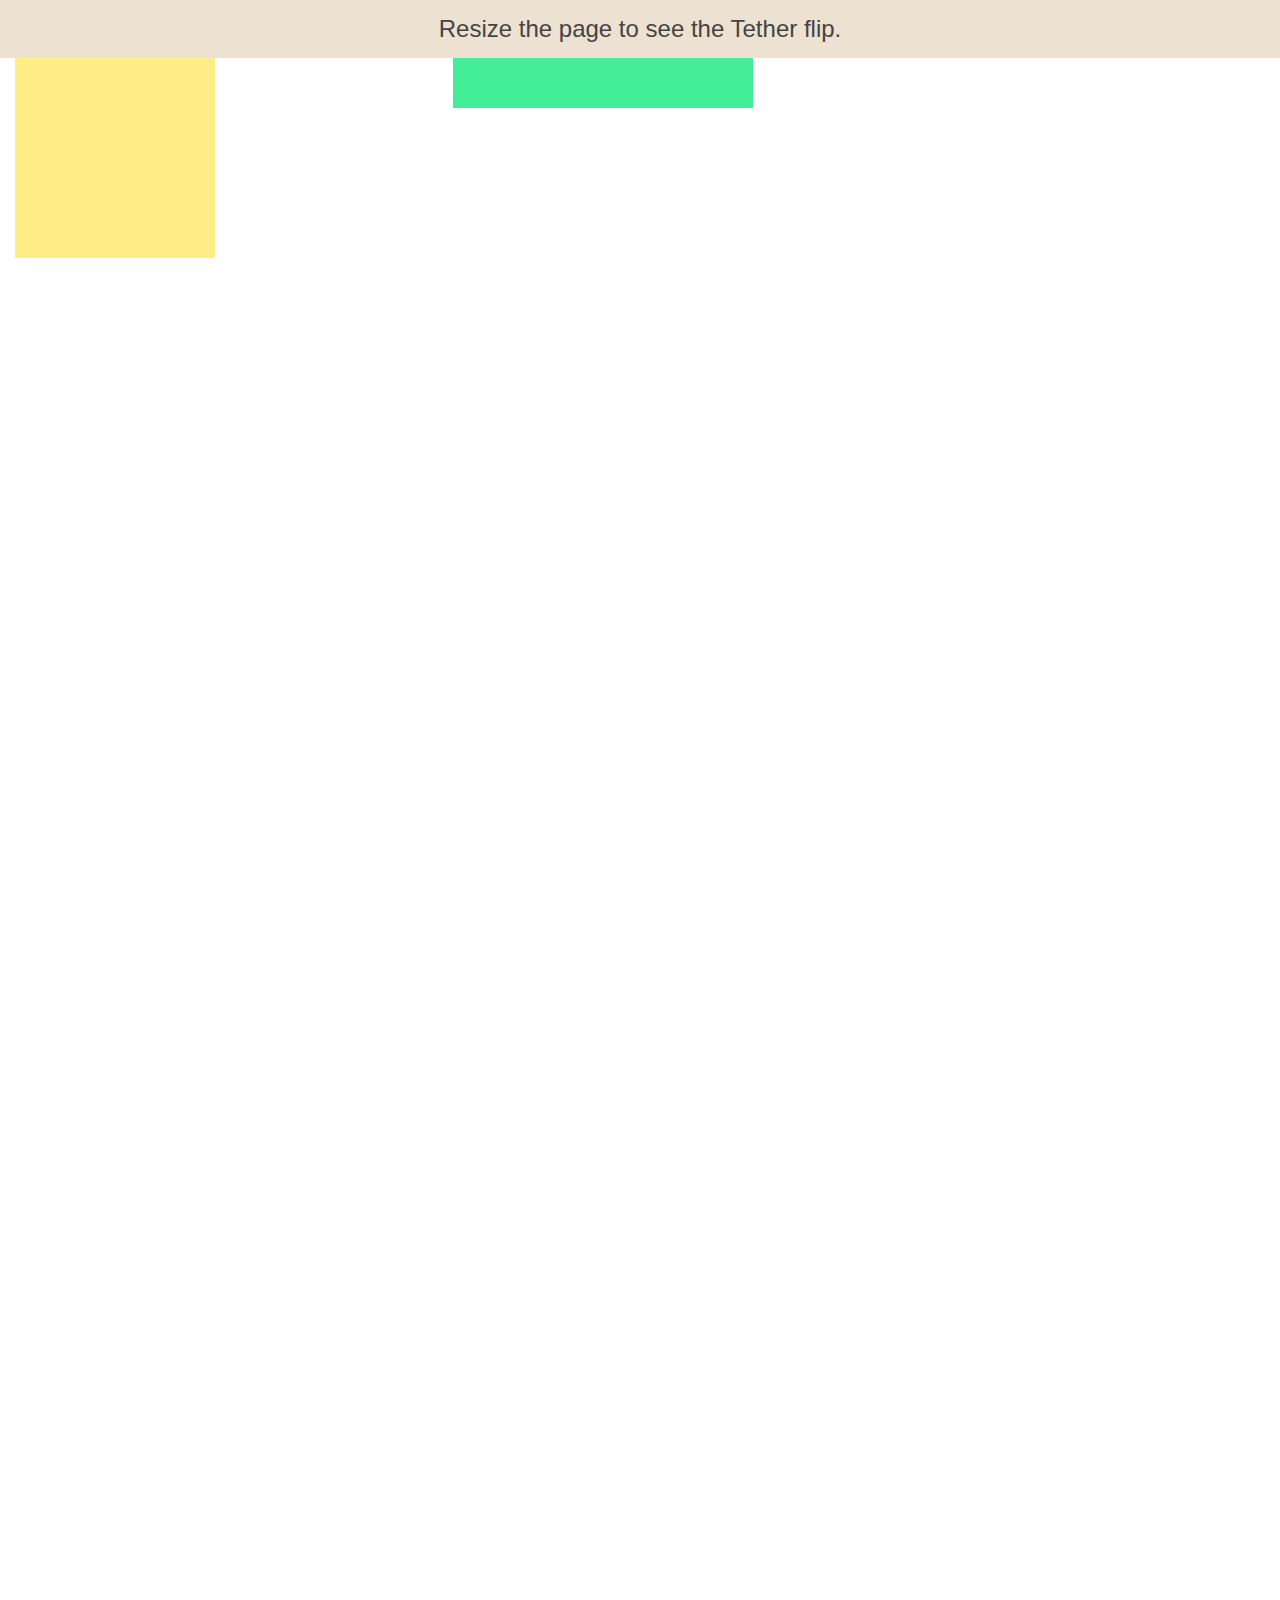
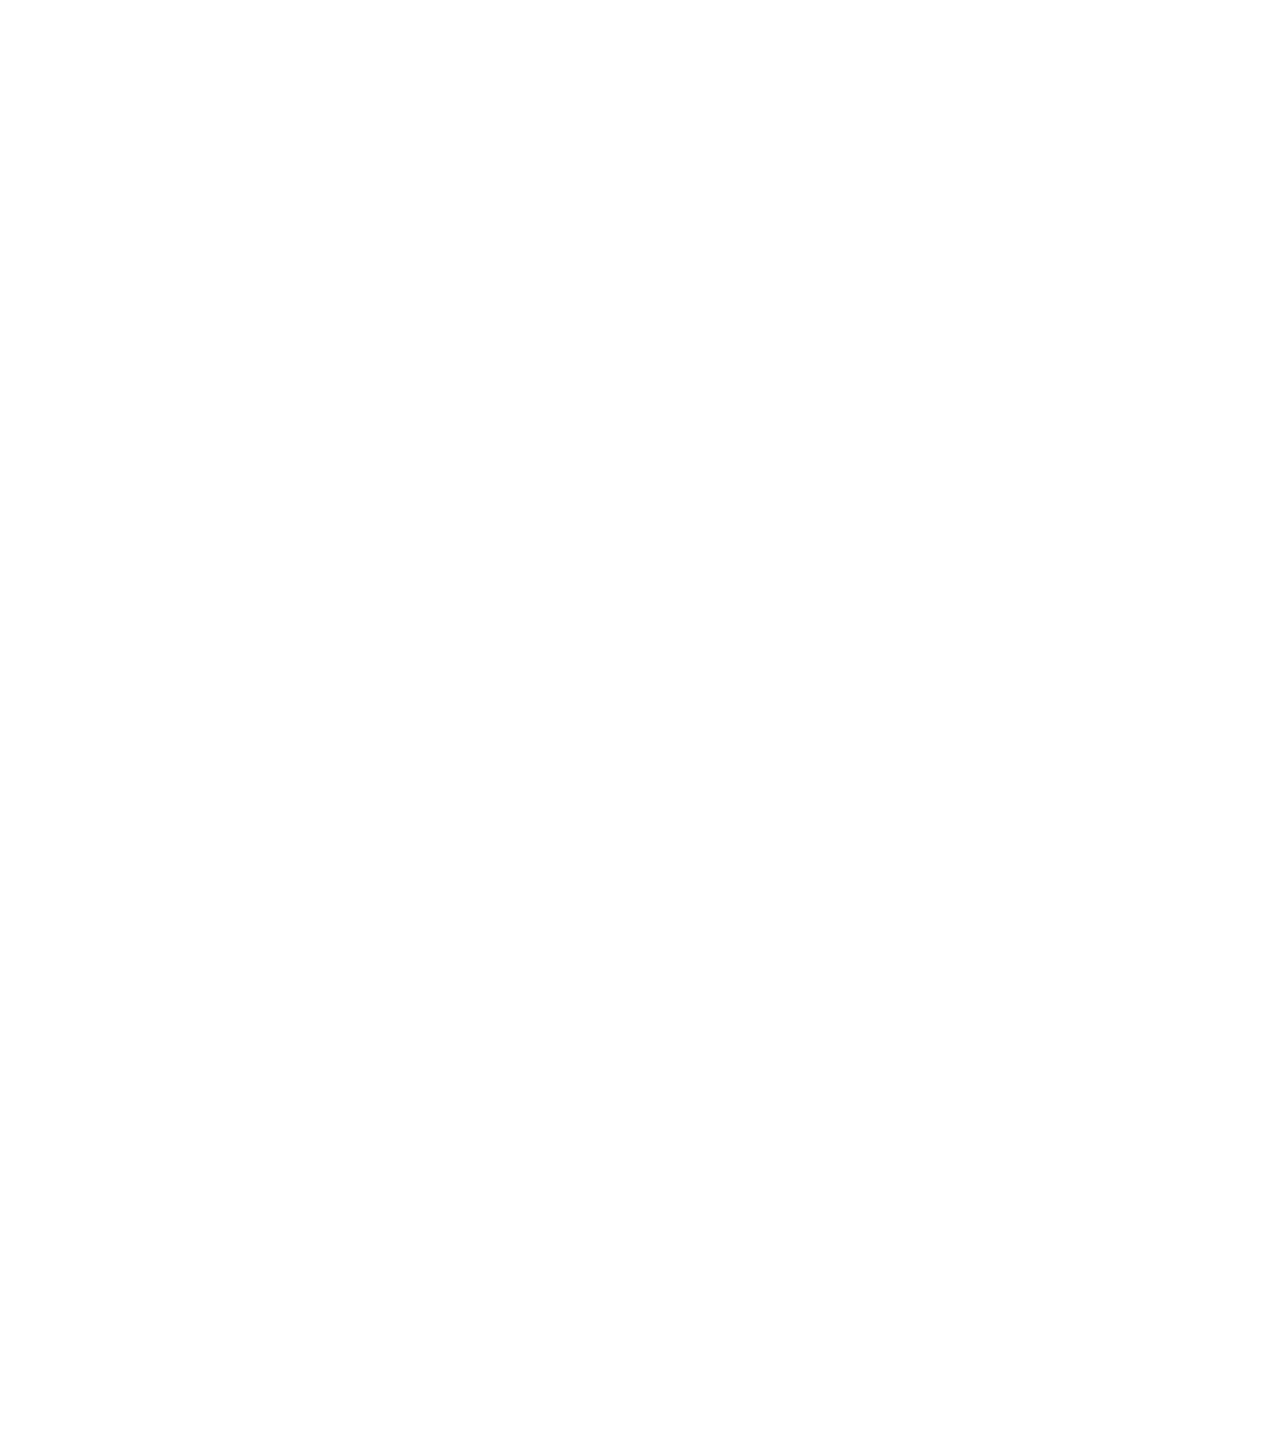
<file: app/static/tether/examples/simple/index.html>
<!DOCTYPE html>
<html>
    <head>
        <meta charset="utf-8">
        <meta http-equiv="X-UA-Compatible" content="chrome=1">
        <meta name="viewport" content="width=device-width, initial-scale=1, user-scalable=no">
        <link rel="stylesheet" href="../resources/css/base.css" />
        <link rel="stylesheet" href="../common/css/style.css" />
    </head>
    <body>
        <div class="instructions">Resize the page to see the Tether flip.</div>

        <div class="element"></div>
        <div class="target"></div>

        <script src="//github.hubspot.com/tether/dist/js/tether.js"></script>
        <script>
            new Tether({
                element: '.element',
                target: '.target',
                attachment: 'top left',
                targetAttachment: 'top right',
                constraints: [{
                    to: 'window',
                    attachment: 'together'
                }]
            });
        </script>
    </body>
</html>
</file>
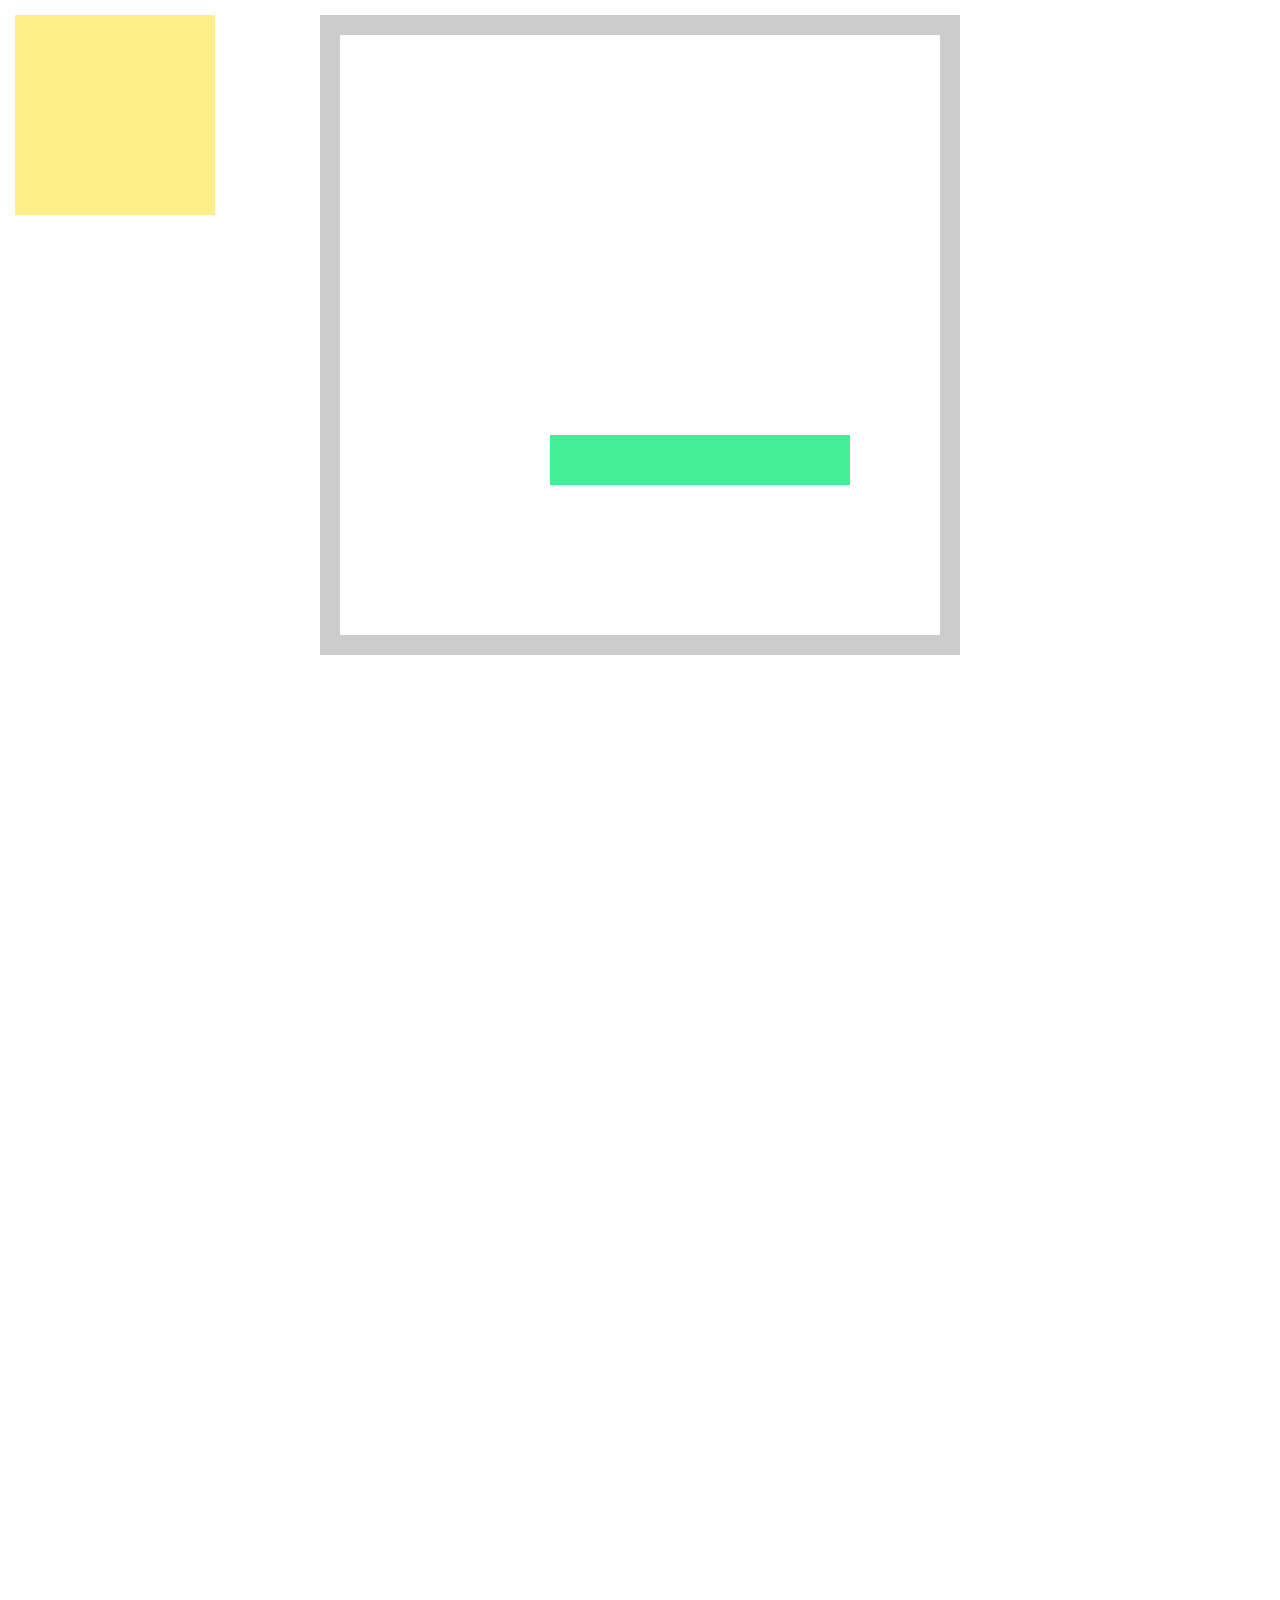
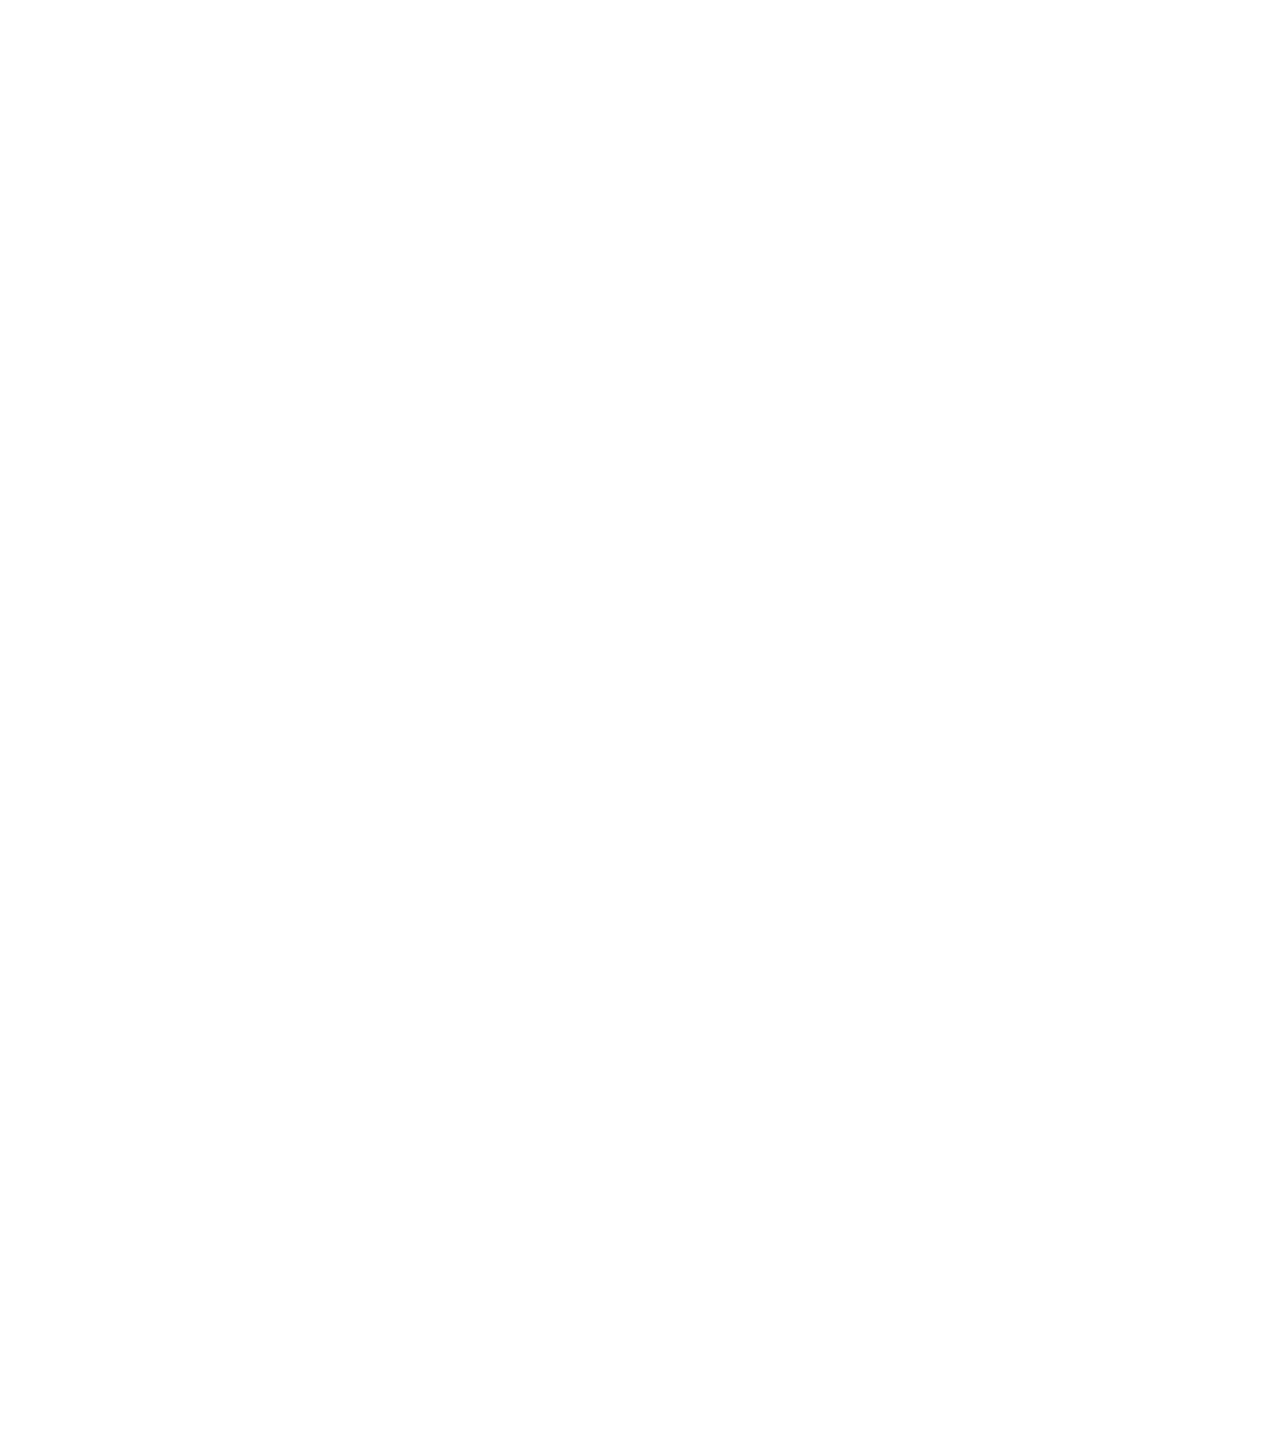
<file: app/static/tether/examples/testbed/index.html>
<!DOCTYPE html>
<html>
    <head>
        <meta charset="utf-8">
        <meta http-equiv="X-UA-Compatible" content="chrome=1">
        <meta name="viewport" content="width=device-width, initial-scale=1, user-scalable=no">
        <link rel="stylesheet" href="../resources/css/base.css" />
        <link rel="stylesheet" href="../common/css/style.css" />
    </head>
    <body>

        <div class="element">
        </div>

        <div class="container">
            <div class="pad"></div>
            <div class="target"></div>
            <div class="pad"></div>
            <div class="pad"></div>
        </div>

        <script src="//github.hubspot.com/tether/dist/js/tether.js"></script>
        <script>
            new Tether({
                element: '.element',
                target: '.target',
                attachment: 'top center',
                targetAttachment: 'bottom center',
                constraints: [{
                  to: 'scrollParent',
                  attachment: 'together'
                }]
            });
        </script>
    </body>
  </html>
</file>
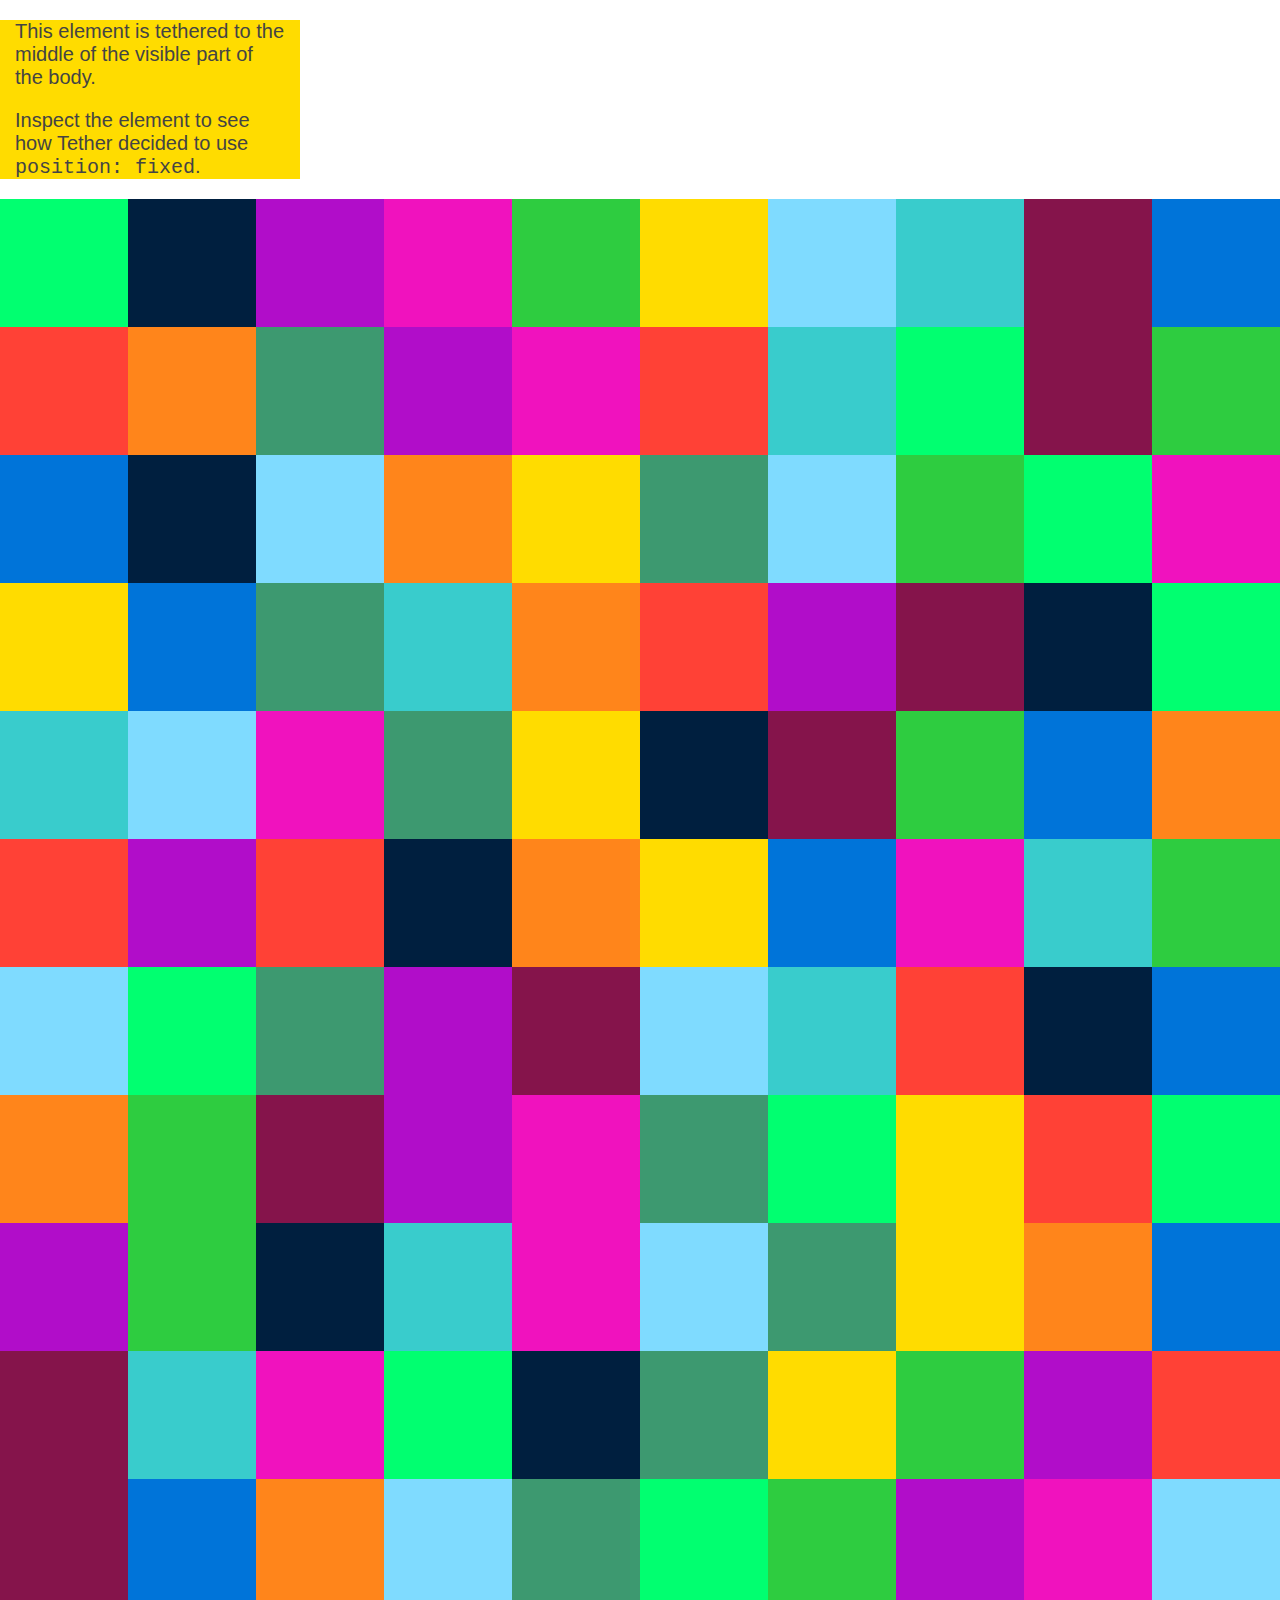
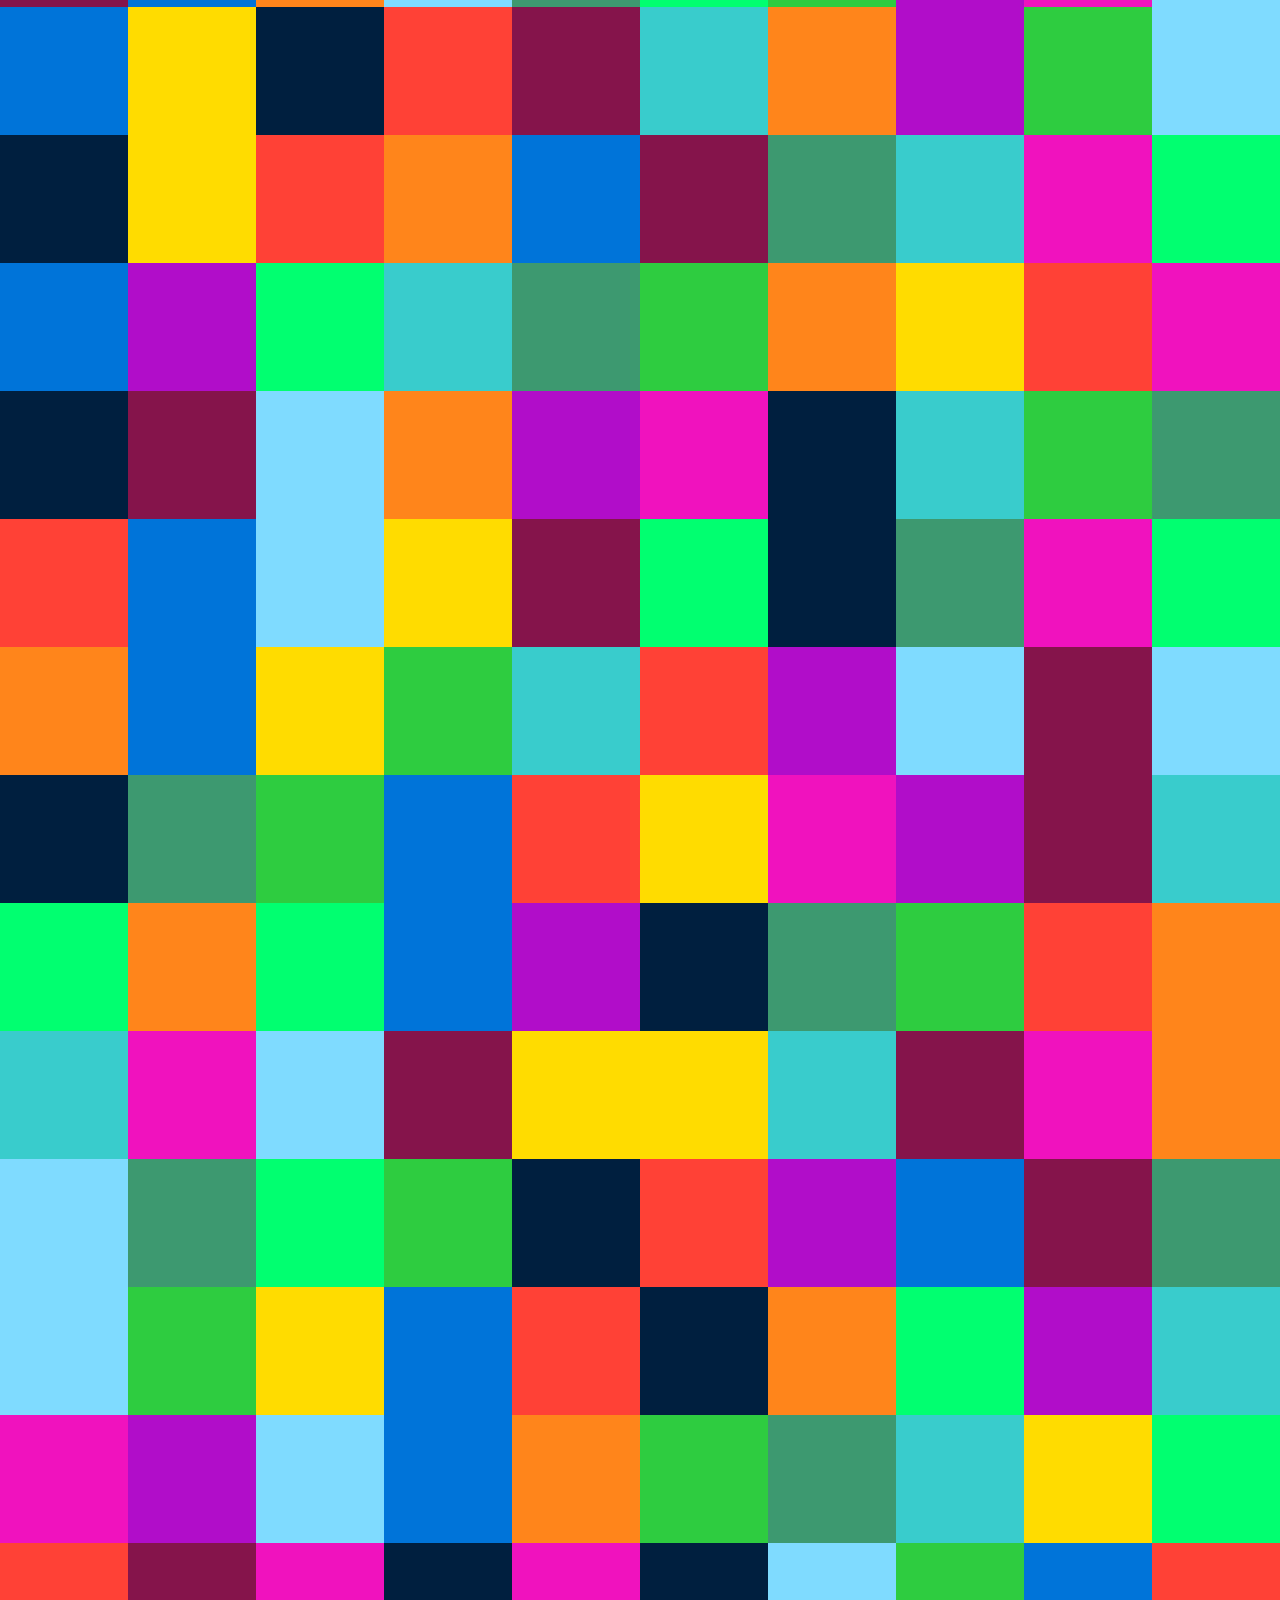
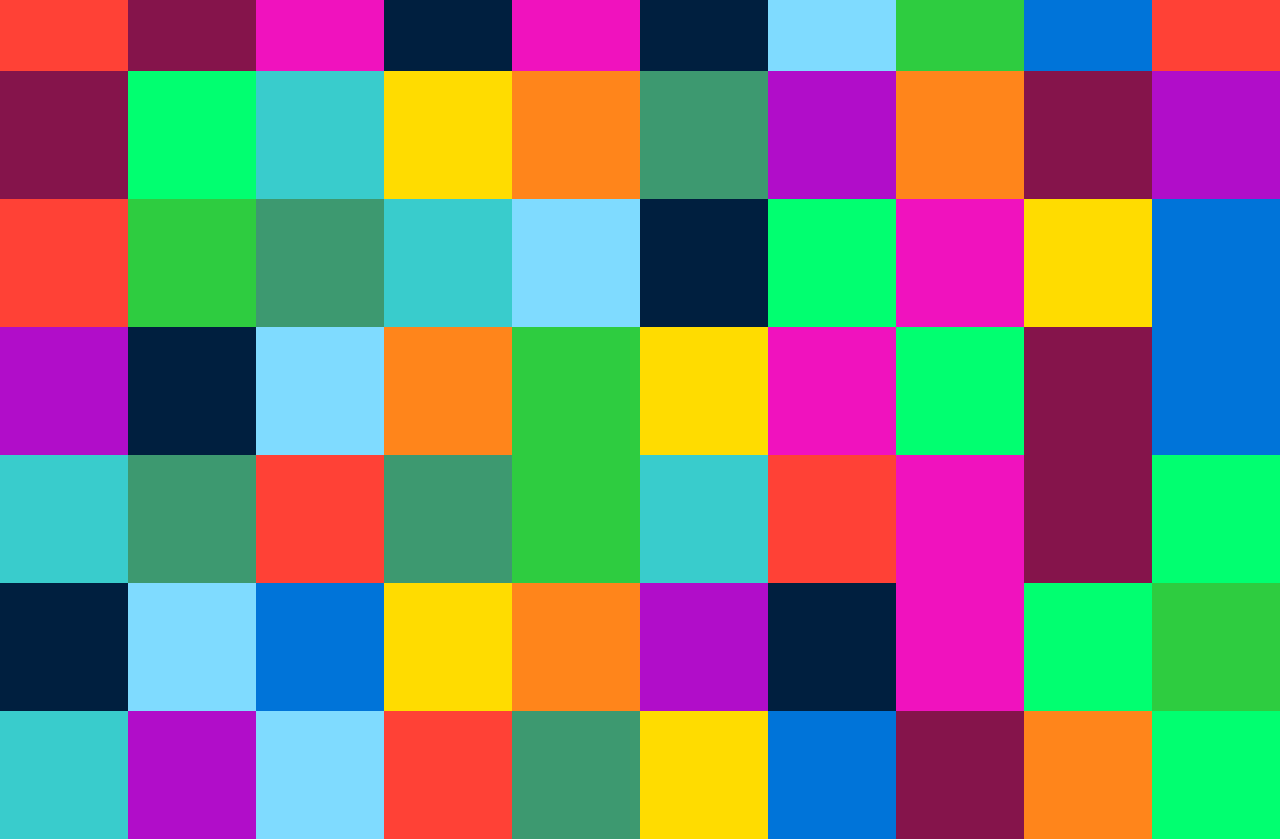
<file: app/static/tether/examples/viewport/index.html>
<!DOCTYPE html>
<html>
  <head>
    <link rel="stylesheet" href="../resources/css/base.css" />
    <link rel="stylesheet" href="./colors.css" />
    <style>
      * {
        box-sizing: border-box;
      }

      .element {
        background-color: #FFDC00;
        width: 80%;
        max-width: 300px;
        padding: 0 15px;
        font-size: 20px;
        box-shadow: 0 0 0 2px rgba(255, 255, 255, 0.3);
      }

      @media (max-width: 380px) {
        .element {
          font-size: 16px;
        }
      }

      .bit {
        width: 10vw;
        height: 10vw;
        float: left;
      }
    </style>
  </head>
  <body>
    <div class="element">
      <p>This element is tethered to the middle of the visible part of the body.</p>

      <p>Inspect the element to see how Tether decided
      to use <code>position: fixed</code>.</p>
    </div>

    <script src="//github.hubspot.com/tether/dist/js/tether.js"></script>
    <script>
      new Tether({
        element: '.element',
        target: document.body,
        attachment: 'middle center',
        targetAttachment: 'middle center',
        targetModifier: 'visible'
      });
    </script>

    <script>
      // Random colors bit, don't mind this
      colors = ['navy', 'blue', 'aqua', 'teal', 'olive', 'green', 'lime',
        'yellow', 'orange', 'red', 'fuchsia', 'purple', 'maroon'];

      curColors = null;
      for(var i=300; i--;){
        if (!curColors || !curColors.length)
          curColors = colors.slice(0);

        var bit = document.createElement('div')
        var index = (Math.random() * curColors.length)|0;
        bit.className = 'bit bg-' + curColors[index]
        curColors.splice(index, 1);
        document.body.appendChild(bit);
      }
    </script>
  </body>
</html>
</file>
<file: app/static/tether/examples/resources/css/base.css>
body {
    font-family: "Helvetica Neue", sans-serif;
    color: #444;
    margin: 0px;
}

a {
    cursor: pointer;
    color: blue;
}
</file>
<file: app/static/tether/examples/common/css/style.css>
body {
    min-height: 3000px;
}
.element {
    width: 200px;
    height: 200px;
    background-color: #fe8;
    position: absolute;
    z-index: 6;
}

.target {
    width: 300px;
    height: 50px;
    margin: 0 35%;
    background-color: #4e9;
}

.container {
    height: 600px;
    overflow: scroll;
    width: 600px;
    border: 20px solid #CCC;
    margin-top: 100px;
}

body {
    padding: 15px;
}

body > .container {
    margin: 0 auto;
}

.pad {
    height: 400px;
    width: 100px;
}

.instructions {
    width: 100%;
    text-align: center;
    font-size: 24px;
    padding: 15px;
    background-color: rgba(210, 180, 140, 0.4);
    margin: -15px -15px 0 -15px;
}
</file>
<file: app/static/tether/examples/viewport/colors.css>
@charset "UTF-8";
/****

   colors.css v1.0 For a friendlier looking web
   MIT License • http://clrs.cc • http://github.com/mrmrs/colors

   Author: mrmrs
           http://mrmrs.cc
           @mrmrs_

****/
/*

   SKINS
   • Backgrounds
   • Colors

*/
/* Backgrounds */
.bg-navy {
  background-color: #001f3f; }

.bg-blue {
  background-color: #0074d9; }

.bg-aqua {
  background-color: #7fdbff; }

.bg-teal {
  background-color: #39cccc; }

.bg-olive {
  background-color: #3d9970; }

.bg-green {
  background-color: #2ecc40; }

.bg-lime {
  background-color: #01ff70; }

.bg-yellow {
  background-color: #ffdc00; }

.bg-orange {
  background-color: #ff851b; }

.bg-red {
  background-color: #ff4136; }

.bg-fuchsia {
  background-color: #f012be; }

.bg-purple {
  background-color: #b10dc9; }

.bg-maroon {
  background-color: #85144b; }

.bg-white {
  background-color: white; }

.bg-gray {
  background-color: #aaaaaa; }

.bg-silver {
  background-color: #dddddd; }

.bg-black {
  background-color: #111111; }

/* Colors */
.navy {
  color: #001f3f; }

.blue {
  color: #0074d9; }

.aqua {
  color: #7fdbff; }

.teal {
  color: #39cccc; }

.olive {
  color: #3d9970; }

.green {
  color: #2ecc40; }

.lime {
  color: #01ff70; }

.yellow {
  color: #ffdc00; }

.orange {
  color: #ff851b; }

.red {
  color: #ff4136; }

.fuchsia {
  color: #f012be; }

.purple {
  color: #b10dc9; }

.maroon {
  color: #85144b; }

.white {
  color: white; }

.silver {
  color: #dddddd; }

.gray {
  color: #aaaaaa; }

.black {
  color: #111111; }

/* PRETTIER LINKS */
a {
  text-decoration: none;
  -webkit-transition: color .3s ease-in-out;
  transition: color .3s ease-in-out; }

a:link {
  color: #0074d9;
  -webkit-transition: color .3s ease-in-out;
  transition: color .3s ease-in-out; }

a:visited {
  color: #b10dc9; }

a:hover {
  color: #7fdbff;
  -webkit-transition: color .3s ease-in-out;
  transition: color .3s ease-in-out; }

a:active {
  color: #ff851b;
  -webkit-transition: color .3s ease-in-out;
  transition: color .3s ease-in-out; }
</file>
